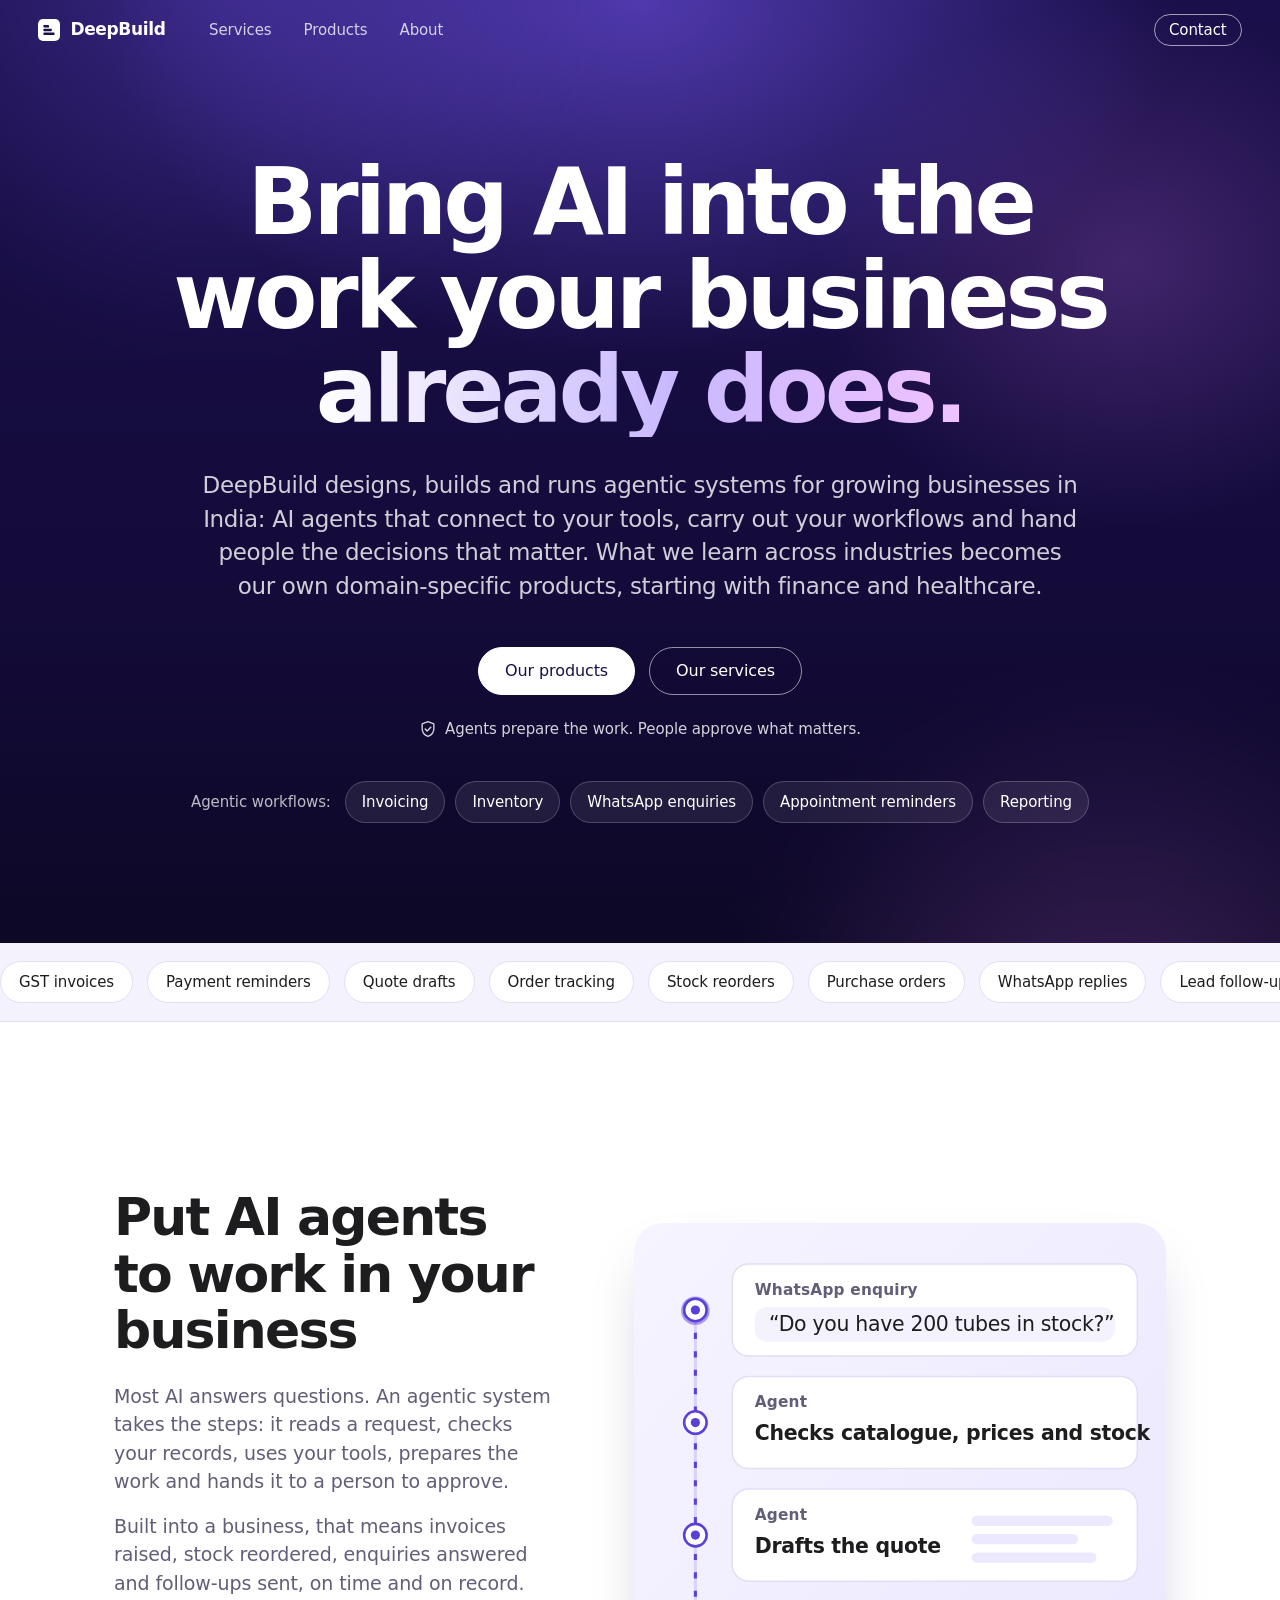
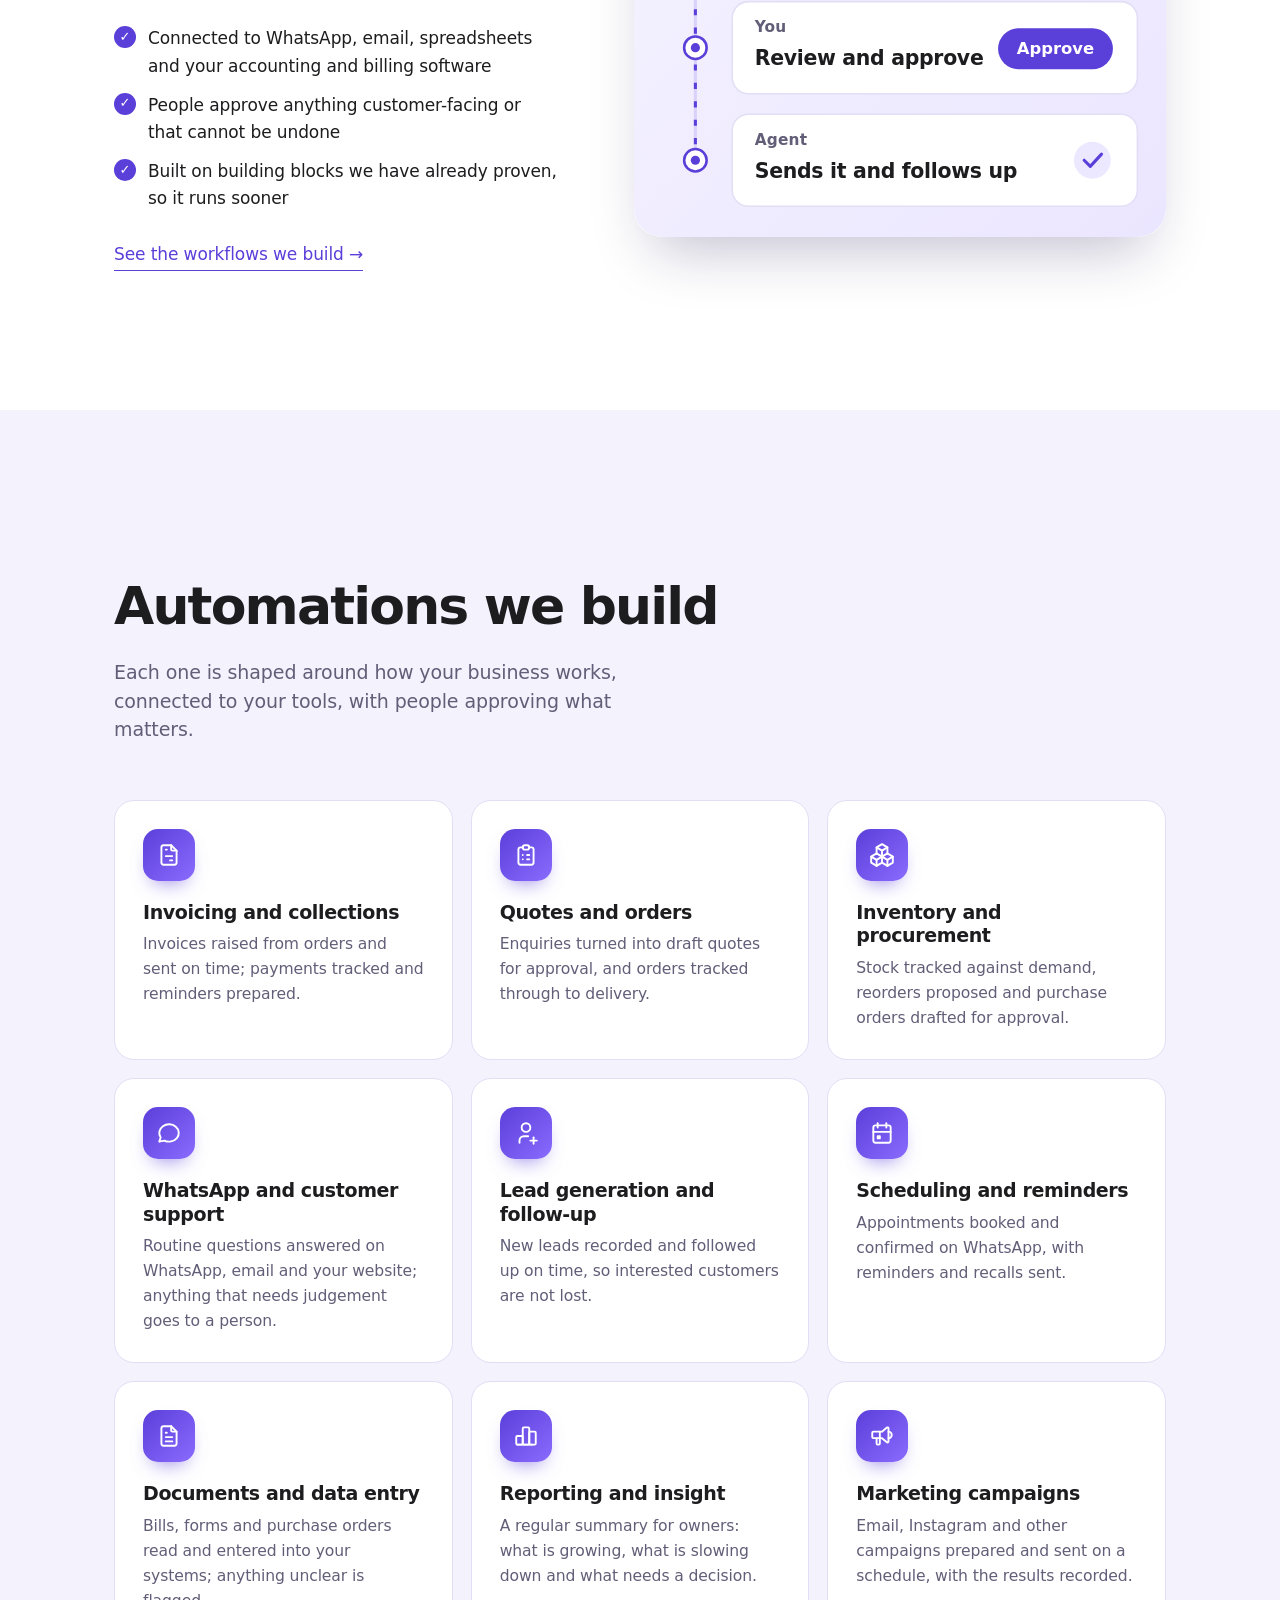
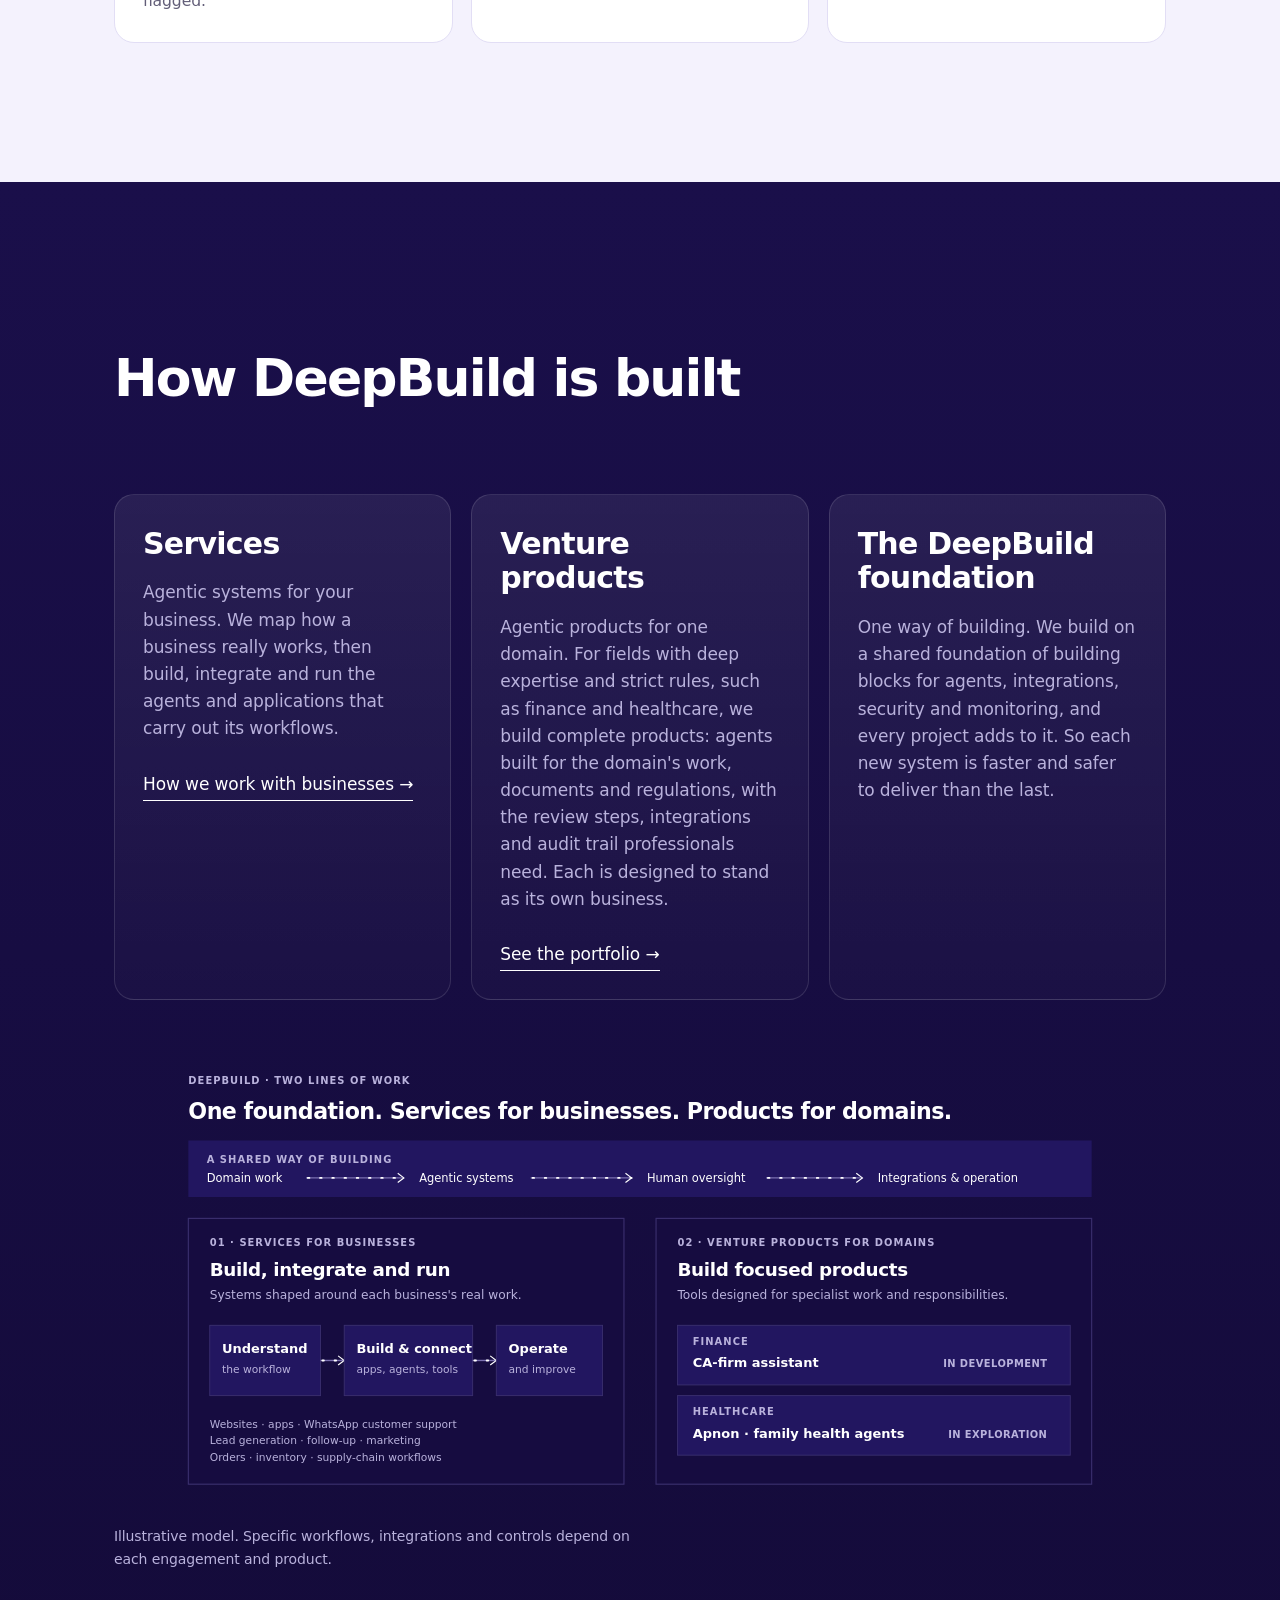
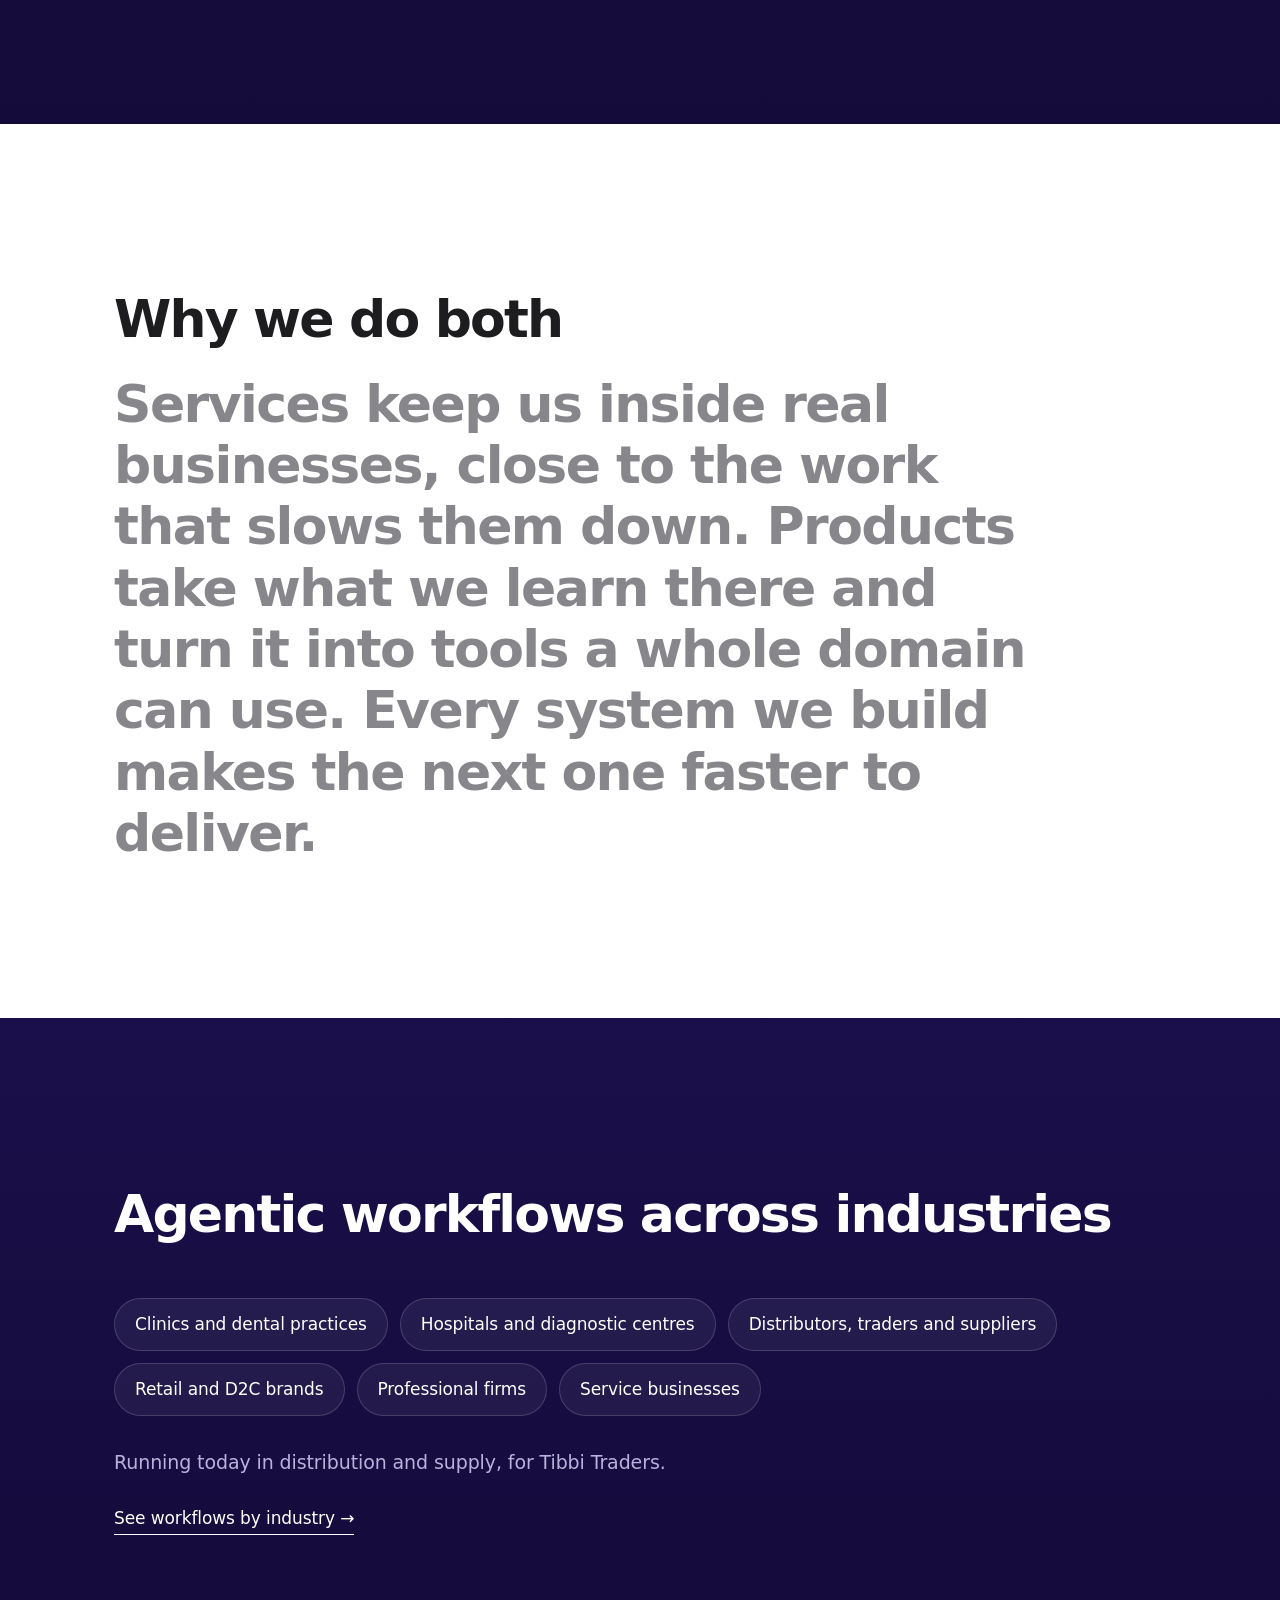
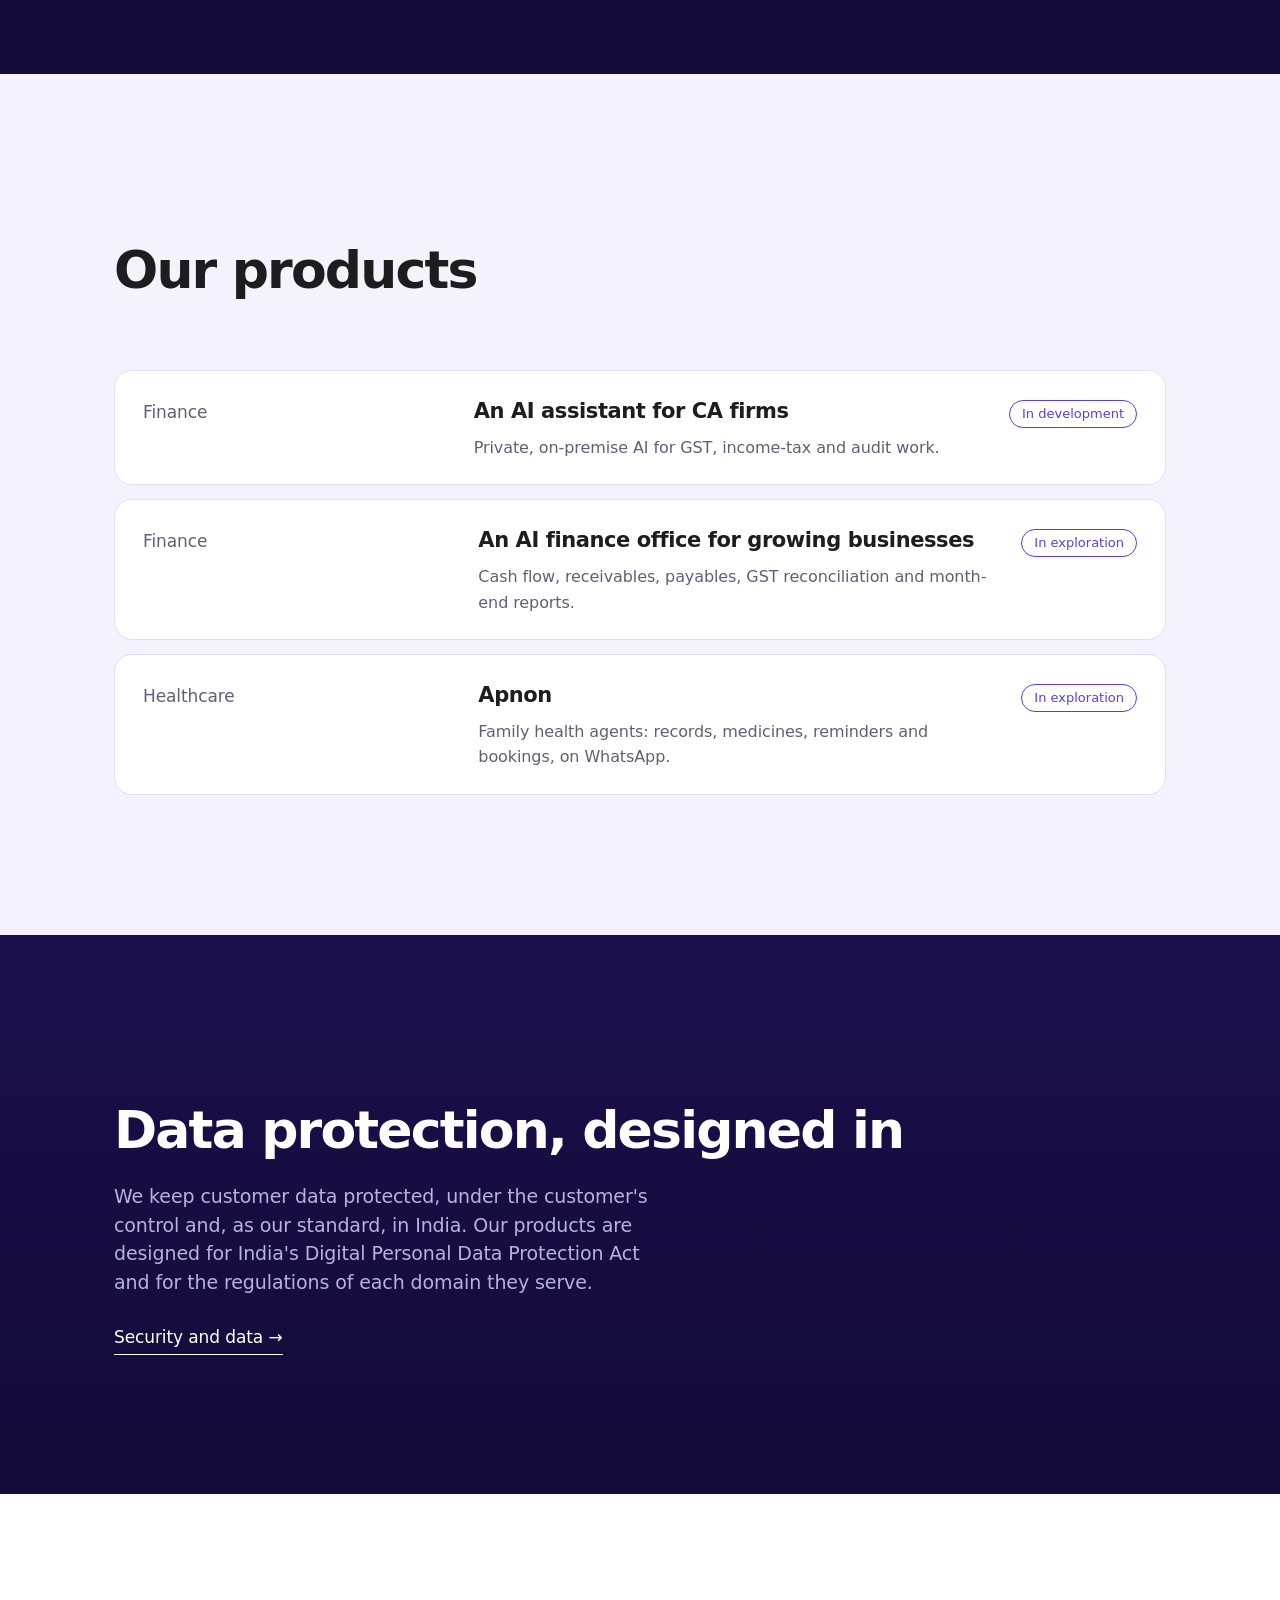
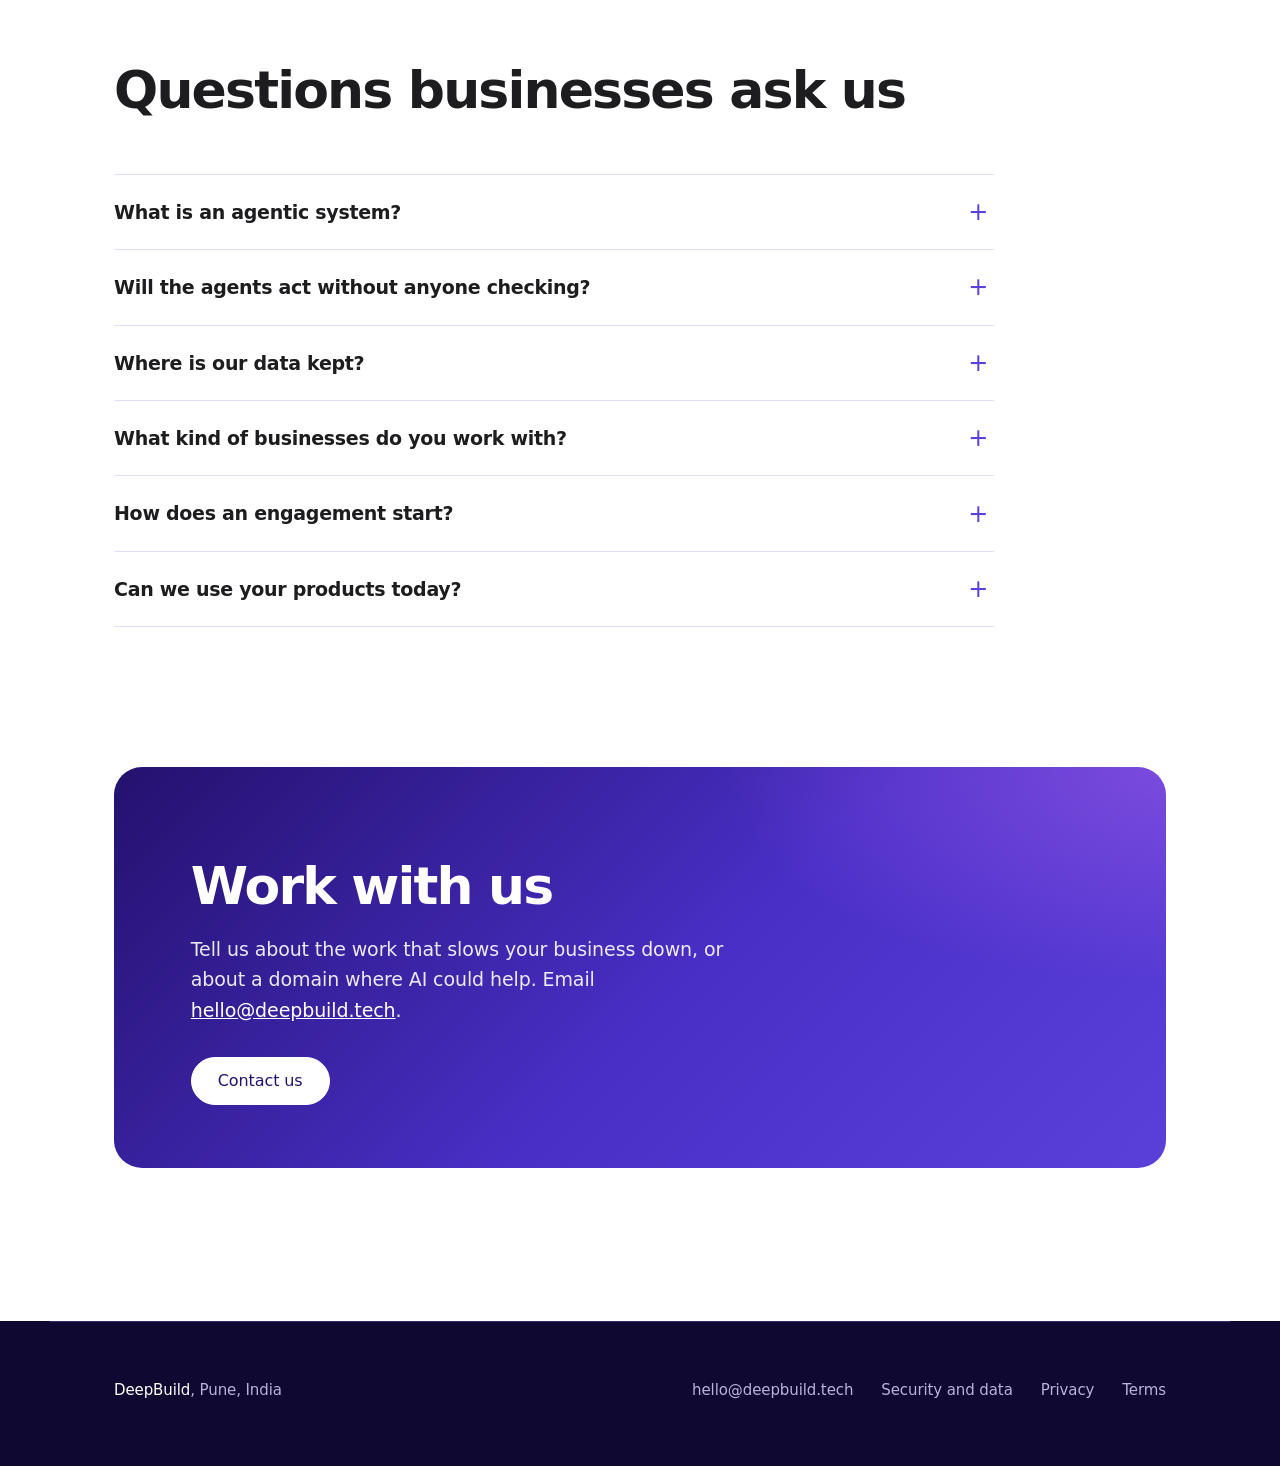
<file: index.html>
<!doctype html>
<html lang="en">
<head>
<meta charset="utf-8">
<meta name="referrer" content="strict-origin-when-cross-origin">
<meta name="viewport" content="width=device-width, initial-scale=1">
<meta http-equiv="Content-Security-Policy" content="default-src 'self'; img-src 'self' data:; style-src 'self'; script-src 'self'; object-src 'none'; base-uri 'self'; form-action 'none'; upgrade-insecure-requests">
<title>DeepBuild | Agentic AI for India's growing businesses</title>
<meta name="description" content="DeepBuild designs, builds and runs agentic AI systems for growing businesses in India, and builds domain-specific agentic products for finance and healthcare.">
<link rel="canonical" href="https://deepbuild.tech/">
<meta property="og:type" content="website">
<meta property="og:site_name" content="DeepBuild">
<meta property="og:locale" content="en_IN">
<meta property="og:title" content="DeepBuild | Agentic AI for India's growing businesses">
<meta property="og:description" content="DeepBuild designs, builds and runs agentic AI systems for growing businesses in India, and builds domain-specific agentic products for finance and healthcare.">
<meta property="og:url" content="https://deepbuild.tech/">
<meta property="og:image" content="https://deepbuild.tech/assets/og-image.png">
<meta property="og:image:width" content="1200">
<meta property="og:image:height" content="630">
<meta property="og:image:alt" content="DeepBuild logo">
<meta name="twitter:card" content="summary_large_image">
<link rel="icon" href="/favicon.svg" type="image/svg+xml">
<link rel="stylesheet" href="/assets/site.css">
<script src="/assets/site.js"></script>
<script type="application/ld+json">
{
  "@context": "https://schema.org",
  "@graph": [
    {
      "@type": "Organization",
      "name": "DeepBuild",
      "url": "https://deepbuild.tech/",
      "logo": {
        "@type": "ImageObject",
        "url": "https://deepbuild.tech/assets/logo-mark-512.png",
        "width": 512,
        "height": 512
      },
      "description": "DeepBuild designs, builds and runs agentic AI systems for growing businesses in India, and builds domain-specific agentic products for finance and healthcare.",
      "email": "hello@deepbuild.tech",
      "address": {
        "@type": "PostalAddress",
        "addressLocality": "Pune",
        "addressCountry": "IN"
      },
      "@id": "https://deepbuild.tech/#organization",
      "alternateName": "DeepBuild.Tech",
      "image": "https://deepbuild.tech/assets/og-image.png",
      "areaServed": {
        "@type": "Country",
        "name": "India"
      }
    },
    {
      "@type": "WebSite",
      "@id": "https://deepbuild.tech/#website",
      "url": "https://deepbuild.tech/",
      "name": "DeepBuild",
      "alternateName": [
        "DeepBuild.Tech",
        "deepbuild.tech"
      ],
      "inLanguage": "en-IN",
      "publisher": {
        "@id": "https://deepbuild.tech/#organization"
      }
    }
  ]
}
</script>
</head>
<body class="home">
<a class="skip" href="#main">Skip to content</a>
<header class="site-header">
  <div class="header-inner">
    <a class="brand" href="/" aria-label="DeepBuild home"><svg class="brand-mark" viewBox="0 0 24 24" aria-hidden="true" focusable="false"><rect width="24" height="24" rx="5.5" fill="#1d1d1f"/><rect x="6" y="6.6" width="6" height="2.6" rx="0.4" fill="#fff"/><rect x="6" y="10.7" width="9" height="2.6" rx="0.4" fill="#fff"/><rect x="6" y="14.8" width="12" height="2.6" rx="0.4" fill="#fff"/></svg><span class="brand-text">DeepBuild</span></a>
    <nav aria-label="Main">
      <ul>
        <li><a href="/services/">Services</a></li>
        <li><a href="/products/">Products</a></li>
        <li><a href="/about/">About</a></li>
        <li><a href="/contact/">Contact</a></li>
      </ul>
    </nav>
  </div>
</header>
<main id="main">
<section class="band hero hero-dark" aria-labelledby="intro">
  <div class="wrap hero-center">
    <h1 id="intro" class="display" data-lines><span class="line"><span>Bring AI into the</span></span><span class="line"><span>work your business</span></span><span class="line"><span class="grad">already does.</span></span></h1>
    <p class="lead fade" data-delay="380">DeepBuild designs, builds and runs agentic systems for growing businesses in India: AI agents that connect to your tools, carry out your workflows and hand people the decisions that matter. What we learn across industries becomes our own domain-specific products, starting with finance and healthcare.</p>
    <p class="actions fade" data-delay="520"><a class="button primary" href="/products/">Our products</a> <a class="button" href="/services/">Our services</a></p>
    <p class="hero-note fade" data-delay="600"><svg class="note-icon" viewBox="0 0 20 20" aria-hidden="true" focusable="false"><path d="M10 1.8 3.5 4.3v5.1c0 4 2.7 7.4 6.5 8.8 3.8-1.4 6.5-4.8 6.5-8.8V4.3L10 1.8Z" fill="none" stroke="currentColor" stroke-width="1.5" stroke-linejoin="round"/><path d="m6.9 10.1 2.2 2.2 4-4.3" fill="none" stroke="currentColor" stroke-width="1.6" stroke-linecap="round" stroke-linejoin="round"/></svg>Agents prepare the work. People approve what matters.</p>
    <nav class="chips fade" data-delay="680" aria-label="Agentic workflows">
      <span class="chips-label">Agentic workflows:</span>
      <a href="/services/#outcomes">Invoicing</a>
      <a href="/services/#outcomes">Inventory</a>
      <a href="/services/#outcomes">WhatsApp enquiries</a>
      <a href="/services/#outcomes">Appointment reminders</a>
      <a href="/services/#outcomes">Reporting</a>
    </nav>
  </div>
</section>

<div class="ticker">
  <ul class="ticker-track"><li>GST invoices</li><li>Payment reminders</li><li>Quote drafts</li><li>Order tracking</li><li>Stock reorders</li><li>Purchase orders</li><li>WhatsApp replies</li><li>Lead follow-ups</li><li>Appointment reminders</li><li>Document entry</li><li>Weekly reports</li><li>Campaign scheduling</li></ul>
  <ul class="ticker-track" aria-hidden="true"><li>GST invoices</li><li>Payment reminders</li><li>Quote drafts</li><li>Order tracking</li><li>Stock reorders</li><li>Purchase orders</li><li>WhatsApp replies</li><li>Lead follow-ups</li><li>Appointment reminders</li><li>Document entry</li><li>Weekly reports</li><li>Campaign scheduling</li></ul>
</div>

<section class="band band-light" aria-labelledby="doing">
  <div class="wrap auto-split">
    <div class="auto-copy">
      <h2 id="doing" class="h2 line" data-reveal><span>Put AI agents to work in your business</span></h2>
      <p class="section-intro fade">Most AI answers questions. An agentic system takes the steps: it reads a request, checks your records, uses your tools, prepares the work and hands it to a person to approve.</p>
      <p class="section-intro fade">Built into a business, that means invoices raised, stock reordered, enquiries answered and follow-ups sent, on time and on record.</p>
      <ul class="auto-points fade">
        <li>Connected to WhatsApp, email, spreadsheets and your accounting and billing software</li>
        <li>People approve anything customer-facing or that cannot be undone</li>
        <li>Built on building blocks we have already proven, so it runs sooner</li>
      </ul>
      <a class="more fade" href="/services/#outcomes">See the workflows we build</a>
    </div>
    <figure class="auto-visual fade">
      <img src="/assets/automation-flow.svg" width="520" height="600" alt="Example agentic workflow: a WhatsApp enquiry arrives, an agent checks the catalogue, prices and stock, drafts the quote, a person reviews and approves it, and the agent sends it and follows up.">
    </figure>
  </div>
</section>

<section class="band band-mist" aria-labelledby="automations">
  <div class="wrap">
    <h2 id="automations" class="h2 line" data-reveal><span>Automations we build</span></h2>
    <p class="section-intro fade">Each one is shaped around how your business works, connected to your tools, with people approving what matters.</p>
    <ul class="auto-grid">
      <li class="fade"><a class="auto-card" href="/services/#outcomes"><span class="auto-icon"><svg viewBox="0 0 24 24" fill="none" stroke="currentColor" stroke-width="1.75" stroke-linecap="round" stroke-linejoin="round" aria-hidden="true" focusable="false"><path stroke="none" d="M0 0h24v24H0z" fill="none" /> <path d="M14 3v4a1 1 0 0 0 1 1h4" /> <path d="M17 21h-10a2 2 0 0 1 -2 -2v-14a2 2 0 0 1 2 -2h7l5 5v11a2 2 0 0 1 -2 2" /> <path d="M9 7l1 0" /> <path d="M9 13l6 0" /> <path d="M13 17l2 0" /></svg></span><h3>Invoicing and collections</h3><p>Invoices raised from orders and sent on time; payments tracked and reminders prepared.</p></a></li>
      <li class="fade"><a class="auto-card" href="/services/#outcomes"><span class="auto-icon"><svg viewBox="0 0 24 24" fill="none" stroke="currentColor" stroke-width="1.75" stroke-linecap="round" stroke-linejoin="round" aria-hidden="true" focusable="false"><path stroke="none" d="M0 0h24v24H0z" fill="none" /> <path d="M9 5h-2a2 2 0 0 0 -2 2v12a2 2 0 0 0 2 2h10a2 2 0 0 0 2 -2v-12a2 2 0 0 0 -2 -2h-2" /> <path d="M9 5a2 2 0 0 1 2 -2h2a2 2 0 0 1 2 2a2 2 0 0 1 -2 2h-2a2 2 0 0 1 -2 -2" /> <path d="M9 12l.01 0" /> <path d="M13 12l2 0" /> <path d="M9 16l.01 0" /> <path d="M13 16l2 0" /></svg></span><h3>Quotes and orders</h3><p>Enquiries turned into draft quotes for approval, and orders tracked through to delivery.</p></a></li>
      <li class="fade"><a class="auto-card" href="/services/#outcomes"><span class="auto-icon"><svg viewBox="0 0 24 24" fill="none" stroke="currentColor" stroke-width="1.75" stroke-linecap="round" stroke-linejoin="round" aria-hidden="true" focusable="false"><path stroke="none" d="M0 0h24v24H0z" fill="none" /> <path d="M7 16.5l-5 -3l5 -3l5 3v5.5l-5 3l0 -5.5" /> <path d="M2 13.5v5.5l5 3" /> <path d="M7 16.545l5 -3.03" /> <path d="M17 16.5l-5 -3l5 -3l5 3v5.5l-5 3l0 -5.5" /> <path d="M12 19l5 3" /> <path d="M17 16.5l5 -3" /> <path d="M12 13.5v-5.5l-5 -3l5 -3l5 3v5.5" /> <path d="M7 5.03v5.455" /> <path d="M12 8l5 -3" /></svg></span><h3>Inventory and procurement</h3><p>Stock tracked against demand, reorders proposed and purchase orders drafted for approval.</p></a></li>
      <li class="fade"><a class="auto-card" href="/services/#outcomes"><span class="auto-icon"><svg viewBox="0 0 24 24" fill="none" stroke="currentColor" stroke-width="1.75" stroke-linecap="round" stroke-linejoin="round" aria-hidden="true" focusable="false"><path stroke="none" d="M0 0h24v24H0z" fill="none" /> <path d="M3 20l1.3 -3.9c-2.324 -3.437 -1.426 -7.872 2.1 -10.374c3.526 -2.501 8.59 -2.296 11.845 .48c3.255 2.777 3.695 7.266 1.029 10.501c-2.666 3.235 -7.615 4.215 -11.574 2.293l-4.7 1" /></svg></span><h3>WhatsApp and customer support</h3><p>Routine questions answered on WhatsApp, email and your website; anything that needs judgement goes to a person.</p></a></li>
      <li class="fade"><a class="auto-card" href="/services/#outcomes"><span class="auto-icon"><svg viewBox="0 0 24 24" fill="none" stroke="currentColor" stroke-width="1.75" stroke-linecap="round" stroke-linejoin="round" aria-hidden="true" focusable="false"><path stroke="none" d="M0 0h24v24H0z" fill="none" /> <path d="M8 7a4 4 0 1 0 8 0a4 4 0 0 0 -8 0" /> <path d="M16 19h6" /> <path d="M19 16v6" /> <path d="M6 21v-2a4 4 0 0 1 4 -4h4" /></svg></span><h3>Lead generation and follow-up</h3><p>New leads recorded and followed up on time, so interested customers are not lost.</p></a></li>
      <li class="fade"><a class="auto-card" href="/services/#outcomes"><span class="auto-icon"><svg viewBox="0 0 24 24" fill="none" stroke="currentColor" stroke-width="1.75" stroke-linecap="round" stroke-linejoin="round" aria-hidden="true" focusable="false"><path stroke="none" d="M0 0h24v24H0z" fill="none" /> <path d="M4 7a2 2 0 0 1 2 -2h12a2 2 0 0 1 2 2v12a2 2 0 0 1 -2 2h-12a2 2 0 0 1 -2 -2l0 -12" /> <path d="M16 3l0 4" /> <path d="M8 3l0 4" /> <path d="M4 11l16 0" /> <path d="M8 15h2v2h-2l0 -2" /></svg></span><h3>Scheduling and reminders</h3><p>Appointments booked and confirmed on WhatsApp, with reminders and recalls sent.</p></a></li>
      <li class="fade"><a class="auto-card" href="/services/#outcomes"><span class="auto-icon"><svg viewBox="0 0 24 24" fill="none" stroke="currentColor" stroke-width="1.75" stroke-linecap="round" stroke-linejoin="round" aria-hidden="true" focusable="false"><path stroke="none" d="M0 0h24v24H0z" fill="none" /> <path d="M14 3v4a1 1 0 0 0 1 1h4" /> <path d="M17 21h-10a2 2 0 0 1 -2 -2v-14a2 2 0 0 1 2 -2h7l5 5v11a2 2 0 0 1 -2 2" /> <path d="M9 9l1 0" /> <path d="M9 13l6 0" /> <path d="M9 17l6 0" /></svg></span><h3>Documents and data entry</h3><p>Bills, forms and purchase orders read and entered into your systems; anything unclear is flagged.</p></a></li>
      <li class="fade"><a class="auto-card" href="/services/#outcomes"><span class="auto-icon"><svg viewBox="0 0 24 24" fill="none" stroke="currentColor" stroke-width="1.75" stroke-linecap="round" stroke-linejoin="round" aria-hidden="true" focusable="false"><path stroke="none" d="M0 0h24v24H0z" fill="none" /> <path d="M3 13a1 1 0 0 1 1 -1h4a1 1 0 0 1 1 1v6a1 1 0 0 1 -1 1h-4a1 1 0 0 1 -1 -1l0 -6" /> <path d="M15 9a1 1 0 0 1 1 -1h4a1 1 0 0 1 1 1v10a1 1 0 0 1 -1 1h-4a1 1 0 0 1 -1 -1l0 -10" /> <path d="M9 5a1 1 0 0 1 1 -1h4a1 1 0 0 1 1 1v14a1 1 0 0 1 -1 1h-4a1 1 0 0 1 -1 -1l0 -14" /> <path d="M4 20h14" /></svg></span><h3>Reporting and insight</h3><p>A regular summary for owners: what is growing, what is slowing down and what needs a decision.</p></a></li>
      <li class="fade"><a class="auto-card" href="/services/#outcomes"><span class="auto-icon"><svg viewBox="0 0 24 24" fill="none" stroke="currentColor" stroke-width="1.75" stroke-linecap="round" stroke-linejoin="round" aria-hidden="true" focusable="false"><path stroke="none" d="M0 0h24v24H0z" fill="none" /> <path d="M18 8a3 3 0 0 1 0 6" /> <path d="M10 8v11a1 1 0 0 1 -1 1h-1a1 1 0 0 1 -1 -1v-5" /> <path d="M12 8l4.524 -3.77a.9 .9 0 0 1 1.476 .692v12.156a.9 .9 0 0 1 -1.476 .692l-4.524 -3.77h-8a1 1 0 0 1 -1 -1v-4a1 1 0 0 1 1 -1h8" /></svg></span><h3>Marketing campaigns</h3><p>Email, Instagram and other campaigns prepared and sent on a schedule, with the results recorded.</p></a></li>
    </ul>
  </div>
</section>

<section class="band band-dark" aria-labelledby="work">
  <div class="wrap">
    <h2 id="work" class="h2 work-head line" data-reveal><span>How DeepBuild is built</span></h2>
    <div class="work work-3 work-cards">
      <article class="fade">
        <h3 class="h3">Services</h3>
        <p>Agentic systems for your business. We map how a business really works, then build, integrate and run the agents and applications that carry out its workflows.</p>
        <a class="more" href="/services/">How we work with businesses</a>
      </article>
      <article class="fade" data-delay="120">
        <h3 class="h3">Venture products</h3>
        <p>Agentic products for one domain. For fields with deep expertise and strict rules, such as finance and healthcare, we build complete products: agents built for the domain's work, documents and regulations, with the review steps, integrations and audit trail professionals need. Each is designed to stand as its own business.</p>
        <a class="more" href="/products/">See the portfolio</a>
      </article>
      <article class="fade" data-delay="240">
        <h3 class="h3">The DeepBuild foundation</h3>
        <p>One way of building. We build on a shared foundation of building blocks for agents, integrations, security and monitoring, and every project adds to it. So each new system is faster and safer to deliver than the last.</p>
      </article>
    </div>
    <figure class="diagram">
      <img class="diagram-img" src="/assets/agentic-workflow.svg" width="1230" height="580" alt="DeepBuild's two lines of work: services for businesses, including websites, applications, WhatsApp customer support, lead generation, marketing, orders and supply-chain workflows; and venture products for domains, including a CA-firm assistant in development and Apnon, family health agents, in exploration.">
      <div class="diagram-stack">
        <div class="ds-shared">
          <p class="ds-label">A shared way of building</p>
          <ol class="ds-chain">
            <li>Domain work</li>
            <li>Agentic systems</li>
            <li>Human oversight</li>
            <li>Integrations &amp; operation</li>
          </ol>
        </div>
        <div class="ds-card">
          <p class="ds-label">Services for businesses</p>
          <p class="ds-heading">Build, integrate and run</p>
          <p class="ds-body">Systems shaped around each business's real work.</p>
          <ol class="ds-steps">
            <li><strong>Understand</strong> the workflow</li>
            <li><strong>Build &amp; connect</strong> apps, agents, tools</li>
            <li><strong>Operate</strong> and improve</li>
          </ol>
          <p class="ds-small">Customer support, WhatsApp automation, websites and apps, lead generation and marketing, plus order and supply-chain workflows. Each engagement is shaped around the client's needs.</p>
        </div>
        <div class="ds-card">
          <p class="ds-label">Venture products for domains</p>
          <p class="ds-heading">Build focused products</p>
          <p class="ds-body">Tools designed for specialist work and responsibilities.</p>
          <ul class="ds-products">
            <li><span class="ds-domain">Finance</span><strong>CA-firm assistant</strong><span class="status">In development</span></li>
            <li><span class="ds-domain">Healthcare</span><strong>Apnon, family health agents</strong><span class="status">In exploration</span></li>
          </ul>
        </div>
      </div>
      <figcaption>Illustrative model. Specific workflows, integrations and controls depend on each engagement and product.</figcaption>
    </figure>
  </div>
</section>

<section class="band band-light" aria-labelledby="why">
  <div class="wrap">
    <h2 id="why" class="h2 line" data-reveal><span>Why we do both</span></h2>
    <p class="statement">Services keep us inside real businesses, close to the work that slows them down. Products take what we learn there and turn it into tools a whole domain can use. Every system we build makes the next one faster to deliver.</p>
  </div>
</section>

<section class="band band-dark" aria-labelledby="industries-home">
  <div class="wrap">
    <h2 id="industries-home" class="h2 line" data-reveal><span>Agentic workflows across industries</span></h2>
    <ul class="pills fade">
      <li>Clinics and dental practices</li>
      <li>Hospitals and diagnostic centres</li>
      <li>Distributors, traders and suppliers</li>
      <li>Retail and D2C brands</li>
      <li>Professional firms</li>
      <li>Service businesses</li>
    </ul>
    <p class="section-intro fade">Running today in distribution and supply, for Tibbi Traders.</p>
    <a class="more fade" href="/services/#industries">See workflows by industry</a>
  </div>
</section>

<section class="band band-mist" aria-labelledby="portfolio">
  <div class="wrap">
    <h2 id="portfolio" class="h2 line" data-reveal><span>Our products</span></h2>
    <div class="rows rows-cards fade">
      <a href="/products/#ca-firms"><span class="row-domain">Finance</span><span class="row-name">An AI assistant for CA firms<span>Private, on-premise AI for GST, income-tax and audit work.</span></span><span class="status">In development</span></a>
      <a href="/products/#finance-office"><span class="row-domain">Finance</span><span class="row-name">An AI finance office for growing businesses<span>Cash flow, receivables, payables, GST reconciliation and month-end reports.</span></span><span class="status">In exploration</span></a>
      <a href="/products/#family-health"><span class="row-domain">Healthcare</span><span class="row-name">Apnon<span>Family health agents: records, medicines, reminders and bookings, on WhatsApp.</span></span><span class="status">In exploration</span></a>
    </div>
  </div>
</section>

<section class="band band-dark" aria-labelledby="data">
  <div class="wrap">
    <h2 id="data" class="h2 line" data-reveal><span>Data protection, designed in</span></h2>
    <p class="section-intro fade">We keep customer data protected, under the customer's control and, as our standard, in India. Our products are designed for India's Digital Personal Data Protection Act and for the regulations of each domain they serve.</p>
    <a class="more fade" href="/security/">Security and data</a>
  </div>
</section>

<section class="band band-light" aria-labelledby="faq">
  <div class="wrap">
    <h2 id="faq" class="h2 line" data-reveal><span>Questions businesses ask us</span></h2>
    <div class="faq fade">
      <details>
        <summary>What is an agentic system?</summary>
        <p>AI agents connected to your tools that carry out the steps of a workflow: they read a request, check your records, use your tools, prepare the work and hand it to a person to approve.</p>
      </details>
      <details>
        <summary>Will the agents act without anyone checking?</summary>
        <p>No. Agents prepare, track and flag. A person approves anything that is customer-facing or cannot be undone.</p>
      </details>
      <details>
        <summary>Where is our data kept?</summary>
        <p>Each client's systems and data are kept separate from every other client's, and our standard is to keep Indian clients' data in cloud regions in India.</p>
      </details>
      <details>
        <summary>What kind of businesses do you work with?</summary>
        <p>Growing businesses in India's tier-1 and tier-2 cities, in any industry where work runs on repeated steps: clinics and hospitals, distributors and suppliers, retailers, professional firms and service businesses.</p>
      </details>
      <details>
        <summary>How does an engagement start?</summary>
        <p>We map how the work is done today and where time and customers are lost, then build the smallest system that removes the work, connected to the tools you already use.</p>
      </details>
      <details>
        <summary>Can we use your products today?</summary>
        <p>Not yet. The AI assistant for CA firms is in development; the AI finance office and Apnon are in exploration. Email hello@deepbuild.tech if you would like to help shape them.</p>
      </details>
    </div>
  </div>
</section>

<section class="band band-light cta-band" aria-labelledby="contact-cta">
  <div class="wrap">
    <div class="cta-panel">
      <h2 id="contact-cta" class="h2 line" data-reveal><span>Work with us</span></h2>
      <p class="fade">Tell us about the work that slows your business down, or about a domain where AI could help. Email <a href="mailto:hello@deepbuild.tech">hello@deepbuild.tech</a>.</p>
      <p class="actions fade"><a class="button primary" href="/contact/">Contact us</a></p>
    </div>
  </div>
</section>
</main>
<footer class="site-footer">
  <div class="footer-inner">
    <p><span class="footer-brand">DeepBuild</span>, Pune, India</p>
    <ul>
      <li><a href="mailto:hello@deepbuild.tech">hello@deepbuild.tech</a></li>
      <li><a href="/security/">Security and data</a></li>
      <li><a href="/privacy/">Privacy</a></li>
      <li><a href="/terms/">Terms</a></li>
    </ul>
  </div>
</footer>
</body>
</html>
</file>
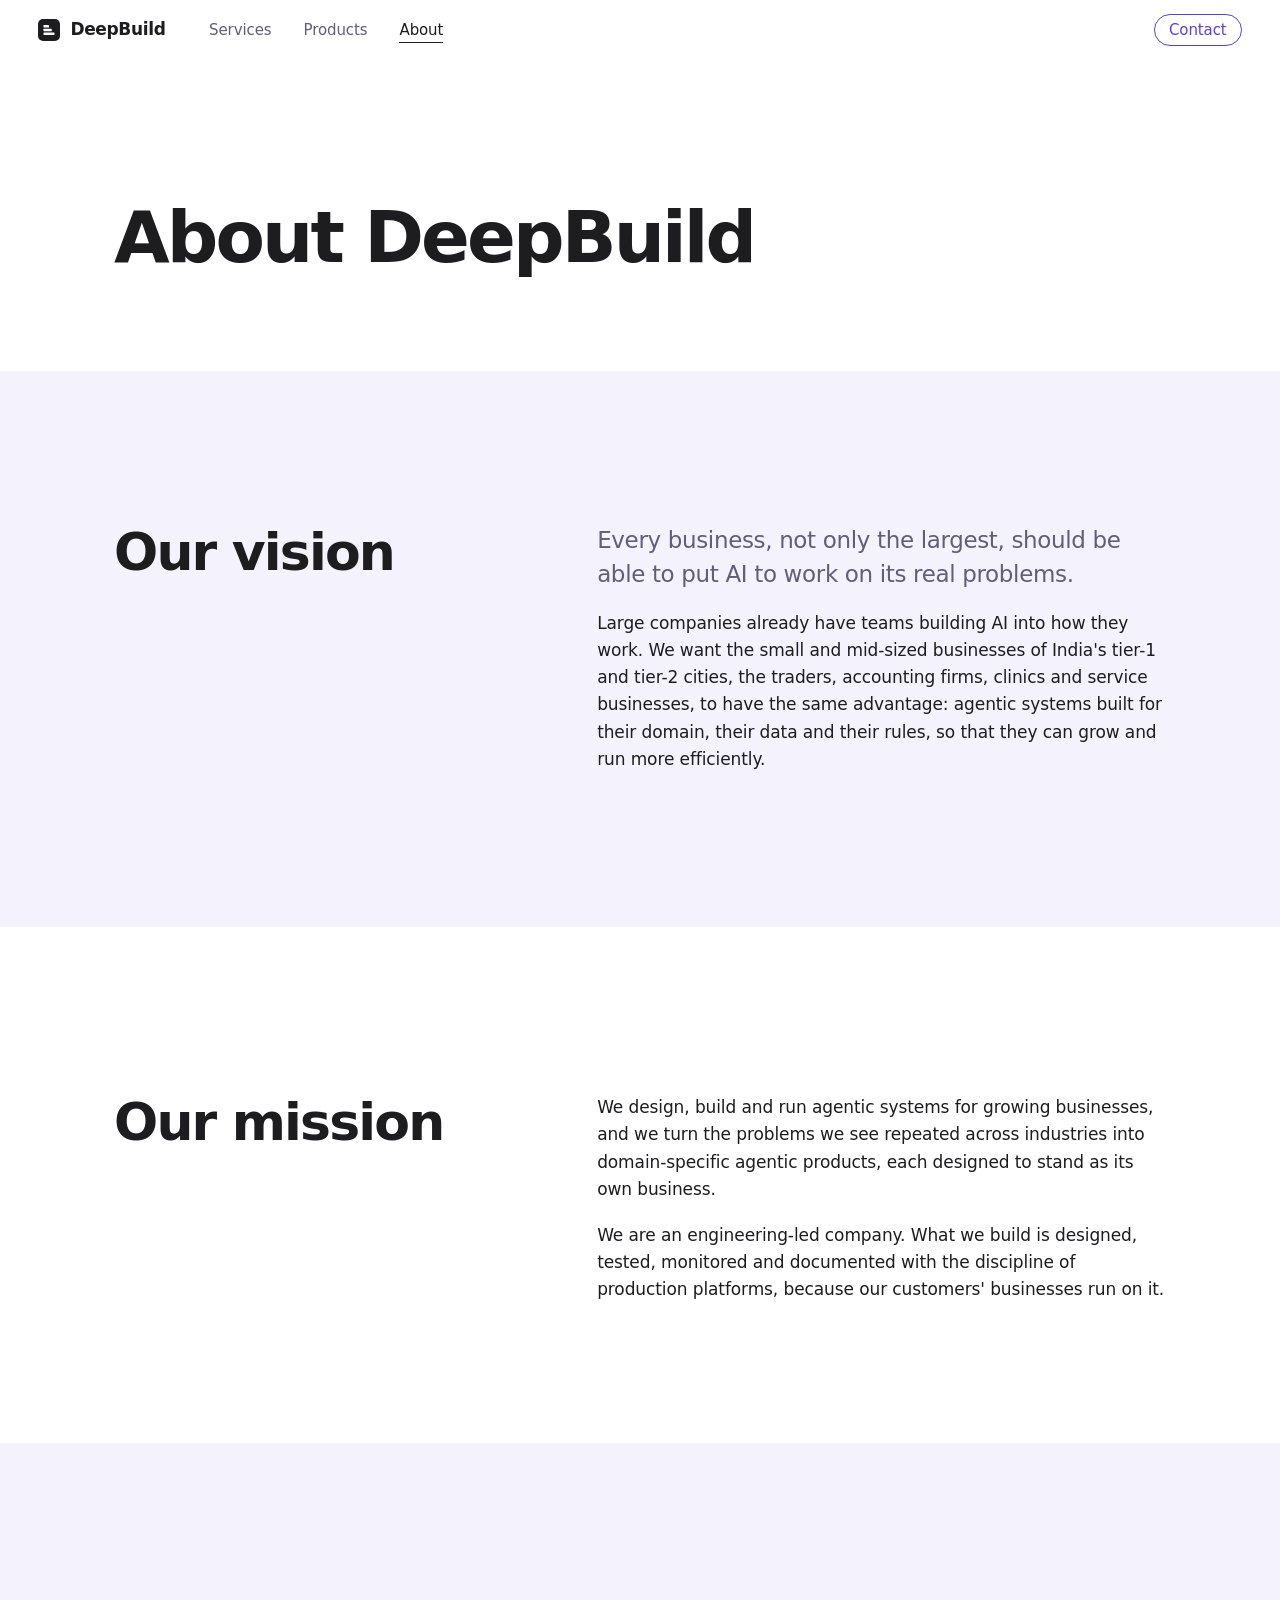
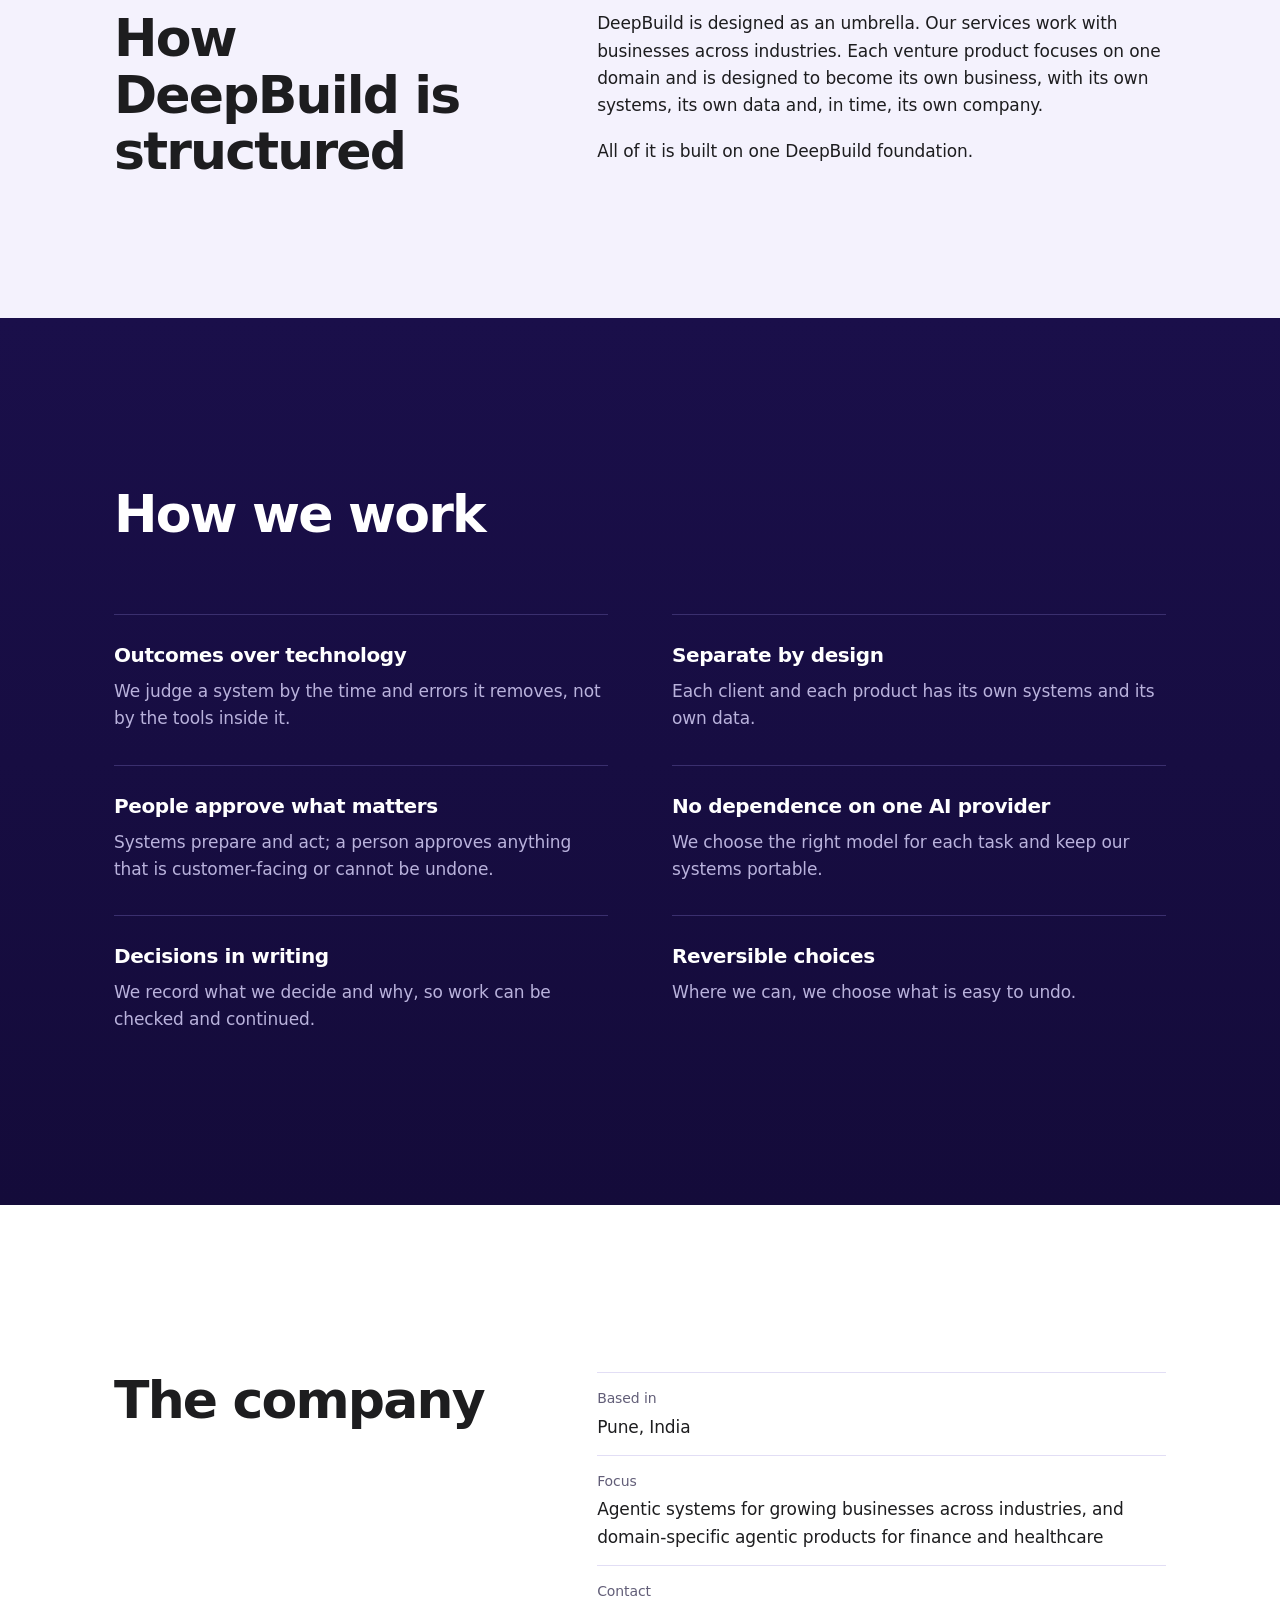
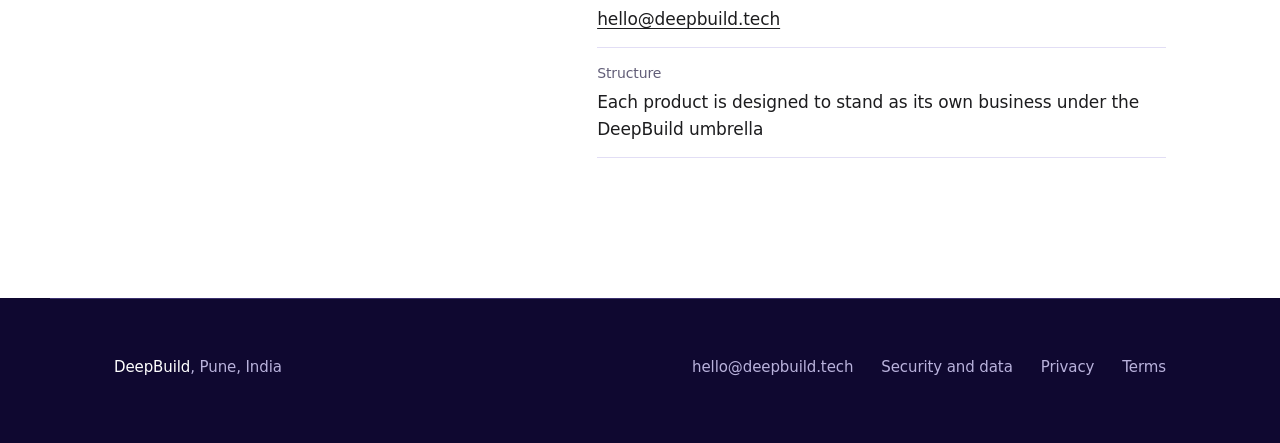
<file: about/index.html>
<!doctype html>
<html lang="en">
<head>
<meta charset="utf-8">
<meta name="referrer" content="strict-origin-when-cross-origin">
<meta name="viewport" content="width=device-width, initial-scale=1">
<meta http-equiv="Content-Security-Policy" content="default-src 'self'; img-src 'self' data:; style-src 'self'; script-src 'self'; object-src 'none'; base-uri 'self'; form-action 'none'; upgrade-insecure-requests">
<title>About DeepBuild | Agentic AI company in Pune, India</title>
<meta name="description" content="DeepBuild is an engineering-led AI company in Pune, India, bringing agentic AI to small and mid-sized businesses and to domains such as finance and healthcare.">
<link rel="canonical" href="https://deepbuild.tech/about/">
<meta property="og:type" content="website">
<meta property="og:site_name" content="DeepBuild">
<meta property="og:locale" content="en_IN">
<meta property="og:title" content="About DeepBuild | Agentic AI company in Pune, India">
<meta property="og:description" content="DeepBuild is an engineering-led AI company in Pune, India, bringing agentic AI to small and mid-sized businesses and to domains such as finance and healthcare.">
<meta property="og:url" content="https://deepbuild.tech/about/">
<meta property="og:image" content="https://deepbuild.tech/assets/og-image.png">
<meta property="og:image:width" content="1200">
<meta property="og:image:height" content="630">
<meta property="og:image:alt" content="DeepBuild logo">
<meta name="twitter:card" content="summary_large_image">
<link rel="icon" href="/favicon.svg" type="image/svg+xml">
<link rel="stylesheet" href="/assets/site.css">
<script src="/assets/site.js"></script>
<script type="application/ld+json">
{
  "@context": "https://schema.org",
  "@type": "BreadcrumbList",
  "itemListElement": [
    {
      "@type": "ListItem",
      "position": 1,
      "name": "DeepBuild",
      "item": "https://deepbuild.tech/"
    },
    {
      "@type": "ListItem",
      "position": 2,
      "name": "About",
      "item": "https://deepbuild.tech/about/"
    }
  ]
}
</script>
</head>
<body>
<a class="skip" href="#main">Skip to content</a>
<header class="site-header">
  <div class="header-inner">
    <a class="brand" href="/" aria-label="DeepBuild home"><svg class="brand-mark" viewBox="0 0 24 24" aria-hidden="true" focusable="false"><rect width="24" height="24" rx="5.5" fill="#1d1d1f"/><rect x="6" y="6.6" width="6" height="2.6" rx="0.4" fill="#fff"/><rect x="6" y="10.7" width="9" height="2.6" rx="0.4" fill="#fff"/><rect x="6" y="14.8" width="12" height="2.6" rx="0.4" fill="#fff"/></svg><span class="brand-text">DeepBuild</span></a>
    <nav aria-label="Main">
      <ul>
        <li><a href="/services/">Services</a></li>
        <li><a href="/products/">Products</a></li>
        <li><a href="/about/" aria-current="page">About</a></li>
        <li><a href="/contact/">Contact</a></li>
      </ul>
    </nav>
  </div>
</header>
<main id="main">
<section class="band-light page-head">
  <div class="wrap">
    <h1 class="title" data-lines><span class="line"><span>About DeepBuild</span></span></h1>
  </div>
</section>
<section class="band band-mist" aria-labelledby="vision">
  <div class="wrap split">
    <h2 id="vision" class="h2 line" data-reveal><span>Our vision</span></h2>
    <div class="prose fade">
      <p class="lead">Every business, not only the largest, should be able to put AI to work on its real problems.</p>
      <p>Large companies already have teams building AI into how they work. We want the small and mid-sized businesses of India's tier-1 and tier-2 cities, the traders, accounting firms, clinics and service businesses, to have the same advantage: agentic systems built for their domain, their data and their rules, so that they can grow and run more efficiently.</p>
    </div>
  </div>
</section>
<section class="band band-light" aria-labelledby="mission">
  <div class="wrap split">
    <h2 id="mission" class="h2 line" data-reveal><span>Our mission</span></h2>
    <div class="prose fade">
      <p>We design, build and run agentic systems for growing businesses, and we turn the problems we see repeated across industries into domain-specific agentic products, each designed to stand as its own business.</p>
      <p>We are an engineering-led company. What we build is designed, tested, monitored and documented with the discipline of production platforms, because our customers' businesses run on it.</p>
    </div>
  </div>
</section>
<section class="band band-mist" aria-labelledby="structure">
  <div class="wrap split">
    <h2 id="structure" class="h2 line" data-reveal><span>How DeepBuild is structured</span></h2>
    <div class="prose fade">
      <p>DeepBuild is designed as an umbrella. Our services work with businesses across industries. Each venture product focuses on one domain and is designed to become its own business, with its own systems, its own data and, in time, its own company.</p>
      <p>All of it is built on one DeepBuild foundation.</p>
    </div>
  </div>
</section>
<section class="band band-dark" aria-labelledby="principles">
  <div class="wrap">
    <h2 id="principles" class="h2 line" data-reveal><span>How we work</span></h2>
    <ul class="points">
      <li class="fade"><h3>Outcomes over technology</h3><p>We judge a system by the time and errors it removes, not by the tools inside it.</p></li>
      <li class="fade"><h3>Separate by design</h3><p>Each client and each product has its own systems and its own data.</p></li>
      <li class="fade"><h3>People approve what matters</h3><p>Systems prepare and act; a person approves anything that is customer-facing or cannot be undone.</p></li>
      <li class="fade"><h3>No dependence on one AI provider</h3><p>We choose the right model for each task and keep our systems portable.</p></li>
      <li class="fade"><h3>Decisions in writing</h3><p>We record what we decide and why, so work can be checked and continued.</p></li>
      <li class="fade"><h3>Reversible choices</h3><p>Where we can, we choose what is easy to undo.</p></li>
    </ul>
  </div>
</section>
<section class="band band-light" aria-labelledby="facts">
  <div class="wrap split">
    <h2 id="facts" class="h2 line" data-reveal><span>The company</span></h2>
    <div class="prose fade">
      <dl class="facts">
        <div><dt>Based in</dt><dd>Pune, India</dd></div>
        <div><dt>Focus</dt><dd>Agentic systems for growing businesses across industries, and domain-specific agentic products for finance and healthcare</dd></div>
        <div><dt>Contact</dt><dd><a href="mailto:hello@deepbuild.tech">hello@deepbuild.tech</a></dd></div>
        <div><dt>Structure</dt><dd>Each product is designed to stand as its own business under the DeepBuild umbrella</dd></div>
      </dl>
    </div>
  </div>
</section>
</main>
<footer class="site-footer">
  <div class="footer-inner">
    <p><span class="footer-brand">DeepBuild</span>, Pune, India</p>
    <ul>
      <li><a href="mailto:hello@deepbuild.tech">hello@deepbuild.tech</a></li>
      <li><a href="/security/">Security and data</a></li>
      <li><a href="/privacy/">Privacy</a></li>
      <li><a href="/terms/">Terms</a></li>
    </ul>
  </div>
</footer>
</body>
</html>
</file>
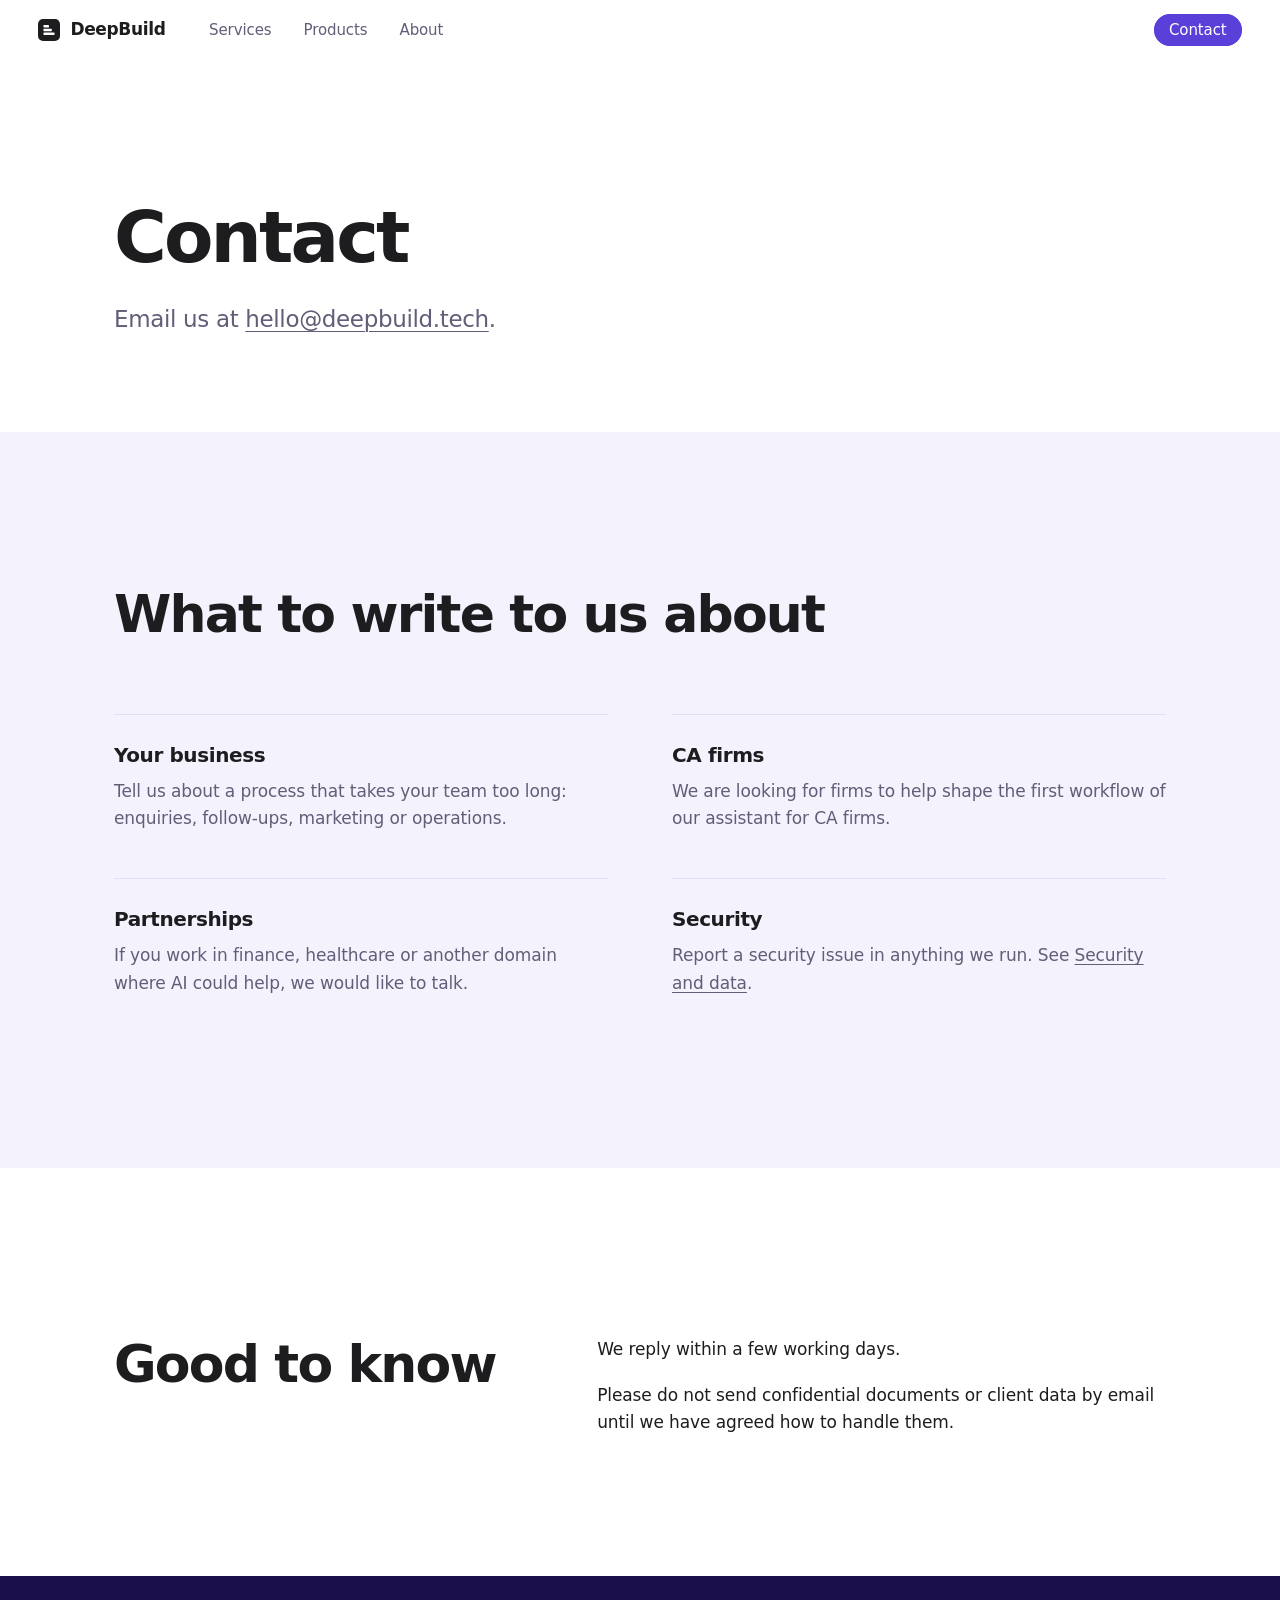
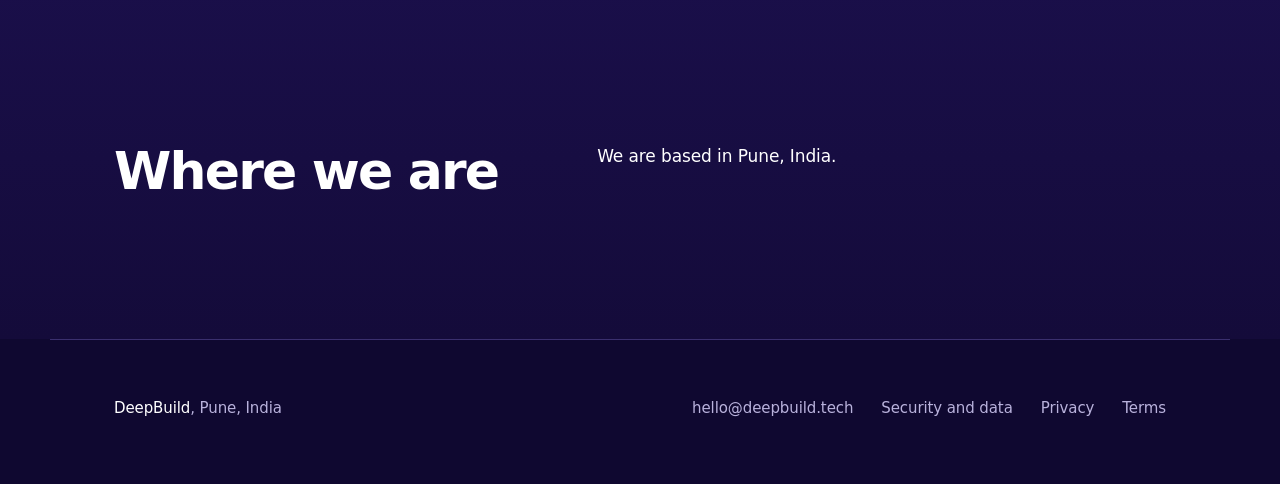
<file: contact/index.html>
<!doctype html>
<html lang="en">
<head>
<meta charset="utf-8">
<meta name="referrer" content="strict-origin-when-cross-origin">
<meta name="viewport" content="width=device-width, initial-scale=1">
<meta http-equiv="Content-Security-Policy" content="default-src 'self'; img-src 'self' data:; style-src 'self'; script-src 'self'; object-src 'none'; base-uri 'self'; form-action 'none'; upgrade-insecure-requests">
<title>Contact DeepBuild | Pune, India</title>
<meta name="description" content="Contact DeepBuild about services, our products for CA firms and healthcare, or partnerships. Email hello@deepbuild.tech. Based in Pune, India.">
<link rel="canonical" href="https://deepbuild.tech/contact/">
<meta property="og:type" content="website">
<meta property="og:site_name" content="DeepBuild">
<meta property="og:locale" content="en_IN">
<meta property="og:title" content="Contact DeepBuild | Pune, India">
<meta property="og:description" content="Contact DeepBuild about services, our products for CA firms and healthcare, or partnerships. Email hello@deepbuild.tech. Based in Pune, India.">
<meta property="og:url" content="https://deepbuild.tech/contact/">
<meta property="og:image" content="https://deepbuild.tech/assets/og-image.png">
<meta property="og:image:width" content="1200">
<meta property="og:image:height" content="630">
<meta property="og:image:alt" content="DeepBuild logo">
<meta name="twitter:card" content="summary_large_image">
<link rel="icon" href="/favicon.svg" type="image/svg+xml">
<link rel="stylesheet" href="/assets/site.css">
<script src="/assets/site.js"></script>
<script type="application/ld+json">
{
  "@context": "https://schema.org",
  "@type": "BreadcrumbList",
  "itemListElement": [
    {
      "@type": "ListItem",
      "position": 1,
      "name": "DeepBuild",
      "item": "https://deepbuild.tech/"
    },
    {
      "@type": "ListItem",
      "position": 2,
      "name": "Contact",
      "item": "https://deepbuild.tech/contact/"
    }
  ]
}
</script>
</head>
<body>
<a class="skip" href="#main">Skip to content</a>
<header class="site-header">
  <div class="header-inner">
    <a class="brand" href="/" aria-label="DeepBuild home"><svg class="brand-mark" viewBox="0 0 24 24" aria-hidden="true" focusable="false"><rect width="24" height="24" rx="5.5" fill="#1d1d1f"/><rect x="6" y="6.6" width="6" height="2.6" rx="0.4" fill="#fff"/><rect x="6" y="10.7" width="9" height="2.6" rx="0.4" fill="#fff"/><rect x="6" y="14.8" width="12" height="2.6" rx="0.4" fill="#fff"/></svg><span class="brand-text">DeepBuild</span></a>
    <nav aria-label="Main">
      <ul>
        <li><a href="/services/">Services</a></li>
        <li><a href="/products/">Products</a></li>
        <li><a href="/about/">About</a></li>
        <li><a href="/contact/" aria-current="page">Contact</a></li>
      </ul>
    </nav>
  </div>
</header>
<main id="main">
<section class="band-light page-head">
  <div class="wrap">
    <h1 class="title" data-lines><span class="line"><span>Contact</span></span></h1>
    <p class="lead fade" data-delay="300">Email us at <a href="mailto:hello@deepbuild.tech">hello@deepbuild.tech</a>.</p>
  </div>
</section>

<section class="band band-mist" aria-labelledby="reasons">
  <div class="wrap">
    <h2 id="reasons" class="h2 line" data-reveal><span>What to write to us about</span></h2>
    <ul class="points">
      <li class="fade"><h3>Your business</h3><p>Tell us about a process that takes your team too long: enquiries, follow-ups, marketing or operations.</p></li>
      <li class="fade"><h3>CA firms</h3><p>We are looking for firms to help shape the first workflow of our assistant for CA firms.</p></li>
      <li class="fade"><h3>Partnerships</h3><p>If you work in finance, healthcare or another domain where AI could help, we would like to talk.</p></li>
      <li class="fade"><h3>Security</h3><p>Report a security issue in anything we run. See <a href="/security/">Security and data</a>.</p></li>
    </ul>
  </div>
</section>
<section class="band band-light" aria-labelledby="practical">
  <div class="wrap split">
    <h2 id="practical" class="h2 line" data-reveal><span>Good to know</span></h2>
    <div class="prose fade">
      <p>We reply within a few working days.</p>
      <p>Please do not send confidential documents or client data by email until we have agreed how to handle them.</p>
    </div>
  </div>
</section>
<section class="band band-dark" aria-labelledby="location">
  <div class="wrap split">
    <h2 id="location" class="h2 line" data-reveal><span>Where we are</span></h2>
    <div class="prose fade">
      <p>We are based in Pune, India.</p>
    </div>
  </div>
</section>
</main>
<footer class="site-footer">
  <div class="footer-inner">
    <p><span class="footer-brand">DeepBuild</span>, Pune, India</p>
    <ul>
      <li><a href="mailto:hello@deepbuild.tech">hello@deepbuild.tech</a></li>
      <li><a href="/security/">Security and data</a></li>
      <li><a href="/privacy/">Privacy</a></li>
      <li><a href="/terms/">Terms</a></li>
    </ul>
  </div>
</footer>
</body>
</html>
</file>
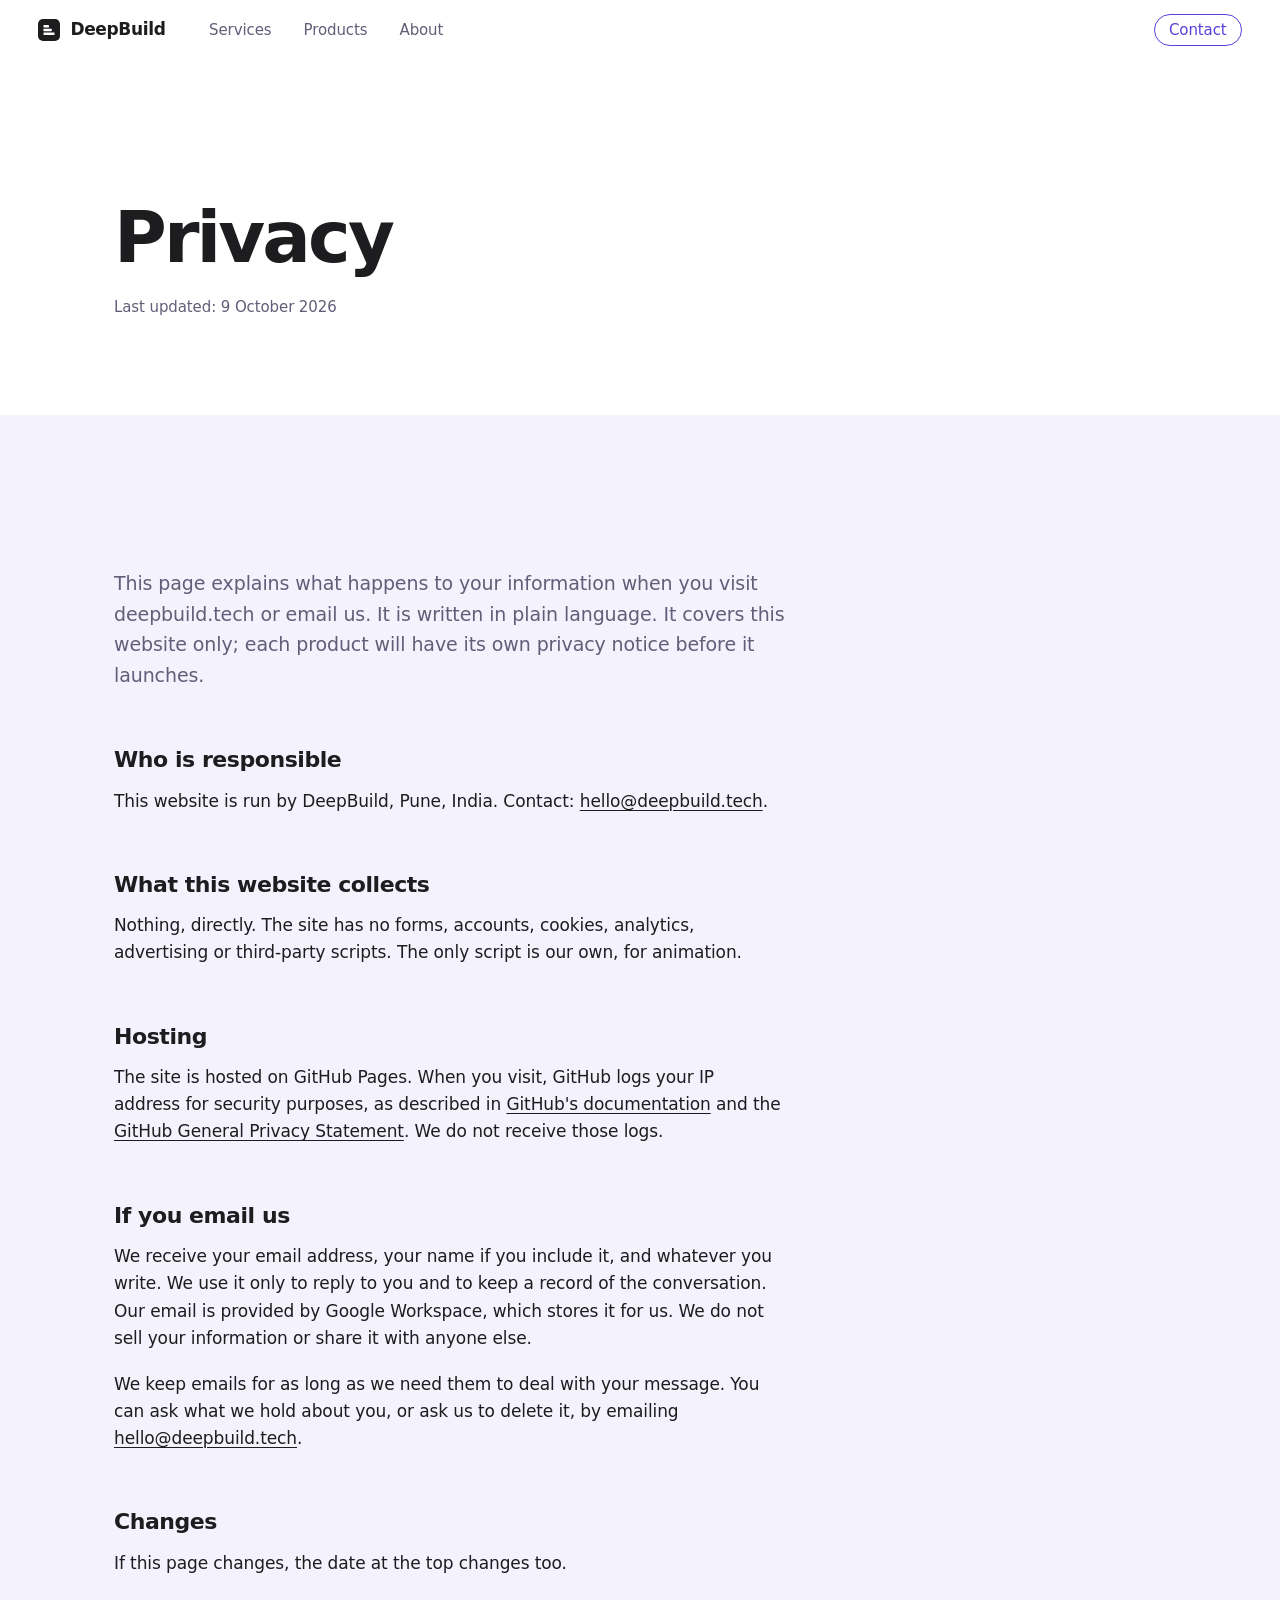
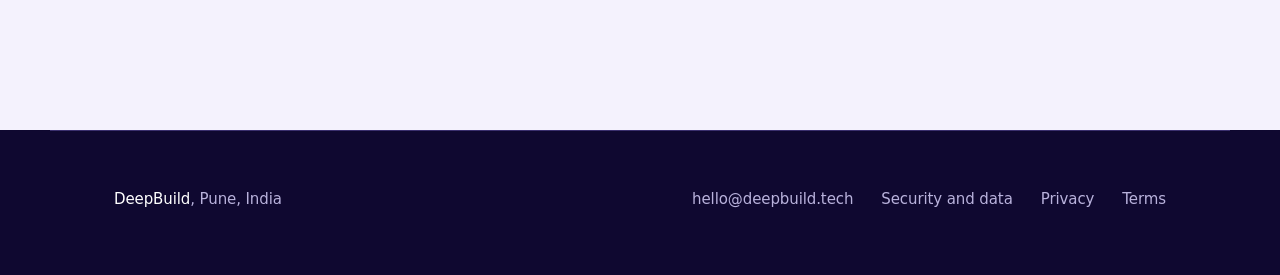
<file: privacy/index.html>
<!doctype html>
<html lang="en">
<head>
<meta charset="utf-8">
<meta name="referrer" content="strict-origin-when-cross-origin">
<meta name="viewport" content="width=device-width, initial-scale=1">
<meta http-equiv="Content-Security-Policy" content="default-src 'self'; img-src 'self' data:; style-src 'self'; script-src 'self'; object-src 'none'; base-uri 'self'; form-action 'none'; upgrade-insecure-requests">
<title>Privacy | DeepBuild</title>
<meta name="description" content="What the DeepBuild website collects: nothing directly. No cookies, analytics or third-party scripts; GitHub Pages logs visitor IP addresses for security.">
<link rel="canonical" href="https://deepbuild.tech/privacy/">
<meta property="og:type" content="website">
<meta property="og:site_name" content="DeepBuild">
<meta property="og:locale" content="en_IN">
<meta property="og:title" content="Privacy | DeepBuild">
<meta property="og:description" content="What the DeepBuild website collects: nothing directly. No cookies, analytics or third-party scripts; GitHub Pages logs visitor IP addresses for security.">
<meta property="og:url" content="https://deepbuild.tech/privacy/">
<meta property="og:image" content="https://deepbuild.tech/assets/og-image.png">
<meta property="og:image:width" content="1200">
<meta property="og:image:height" content="630">
<meta property="og:image:alt" content="DeepBuild logo">
<meta name="twitter:card" content="summary_large_image">
<link rel="icon" href="/favicon.svg" type="image/svg+xml">
<link rel="stylesheet" href="/assets/site.css">
<script src="/assets/site.js"></script>
<script type="application/ld+json">
{
  "@context": "https://schema.org",
  "@type": "BreadcrumbList",
  "itemListElement": [
    {
      "@type": "ListItem",
      "position": 1,
      "name": "DeepBuild",
      "item": "https://deepbuild.tech/"
    },
    {
      "@type": "ListItem",
      "position": 2,
      "name": "Privacy",
      "item": "https://deepbuild.tech/privacy/"
    }
  ]
}
</script>
</head>
<body>
<a class="skip" href="#main">Skip to content</a>
<header class="site-header">
  <div class="header-inner">
    <a class="brand" href="/" aria-label="DeepBuild home"><svg class="brand-mark" viewBox="0 0 24 24" aria-hidden="true" focusable="false"><rect width="24" height="24" rx="5.5" fill="#1d1d1f"/><rect x="6" y="6.6" width="6" height="2.6" rx="0.4" fill="#fff"/><rect x="6" y="10.7" width="9" height="2.6" rx="0.4" fill="#fff"/><rect x="6" y="14.8" width="12" height="2.6" rx="0.4" fill="#fff"/></svg><span class="brand-text">DeepBuild</span></a>
    <nav aria-label="Main">
      <ul>
        <li><a href="/services/">Services</a></li>
        <li><a href="/products/">Products</a></li>
        <li><a href="/about/">About</a></li>
        <li><a href="/contact/">Contact</a></li>
      </ul>
    </nav>
  </div>
</header>
<main id="main">
<section class="band-light page-head">
  <div class="wrap">
    <h1 class="title" data-lines><span class="line"><span>Privacy</span></span></h1>
    <p class="meta fade" data-delay="300">Last updated: 9 October 2026</p>
  </div>
</section>

<section class="band band-mist legal">
  <div class="wrap">
    <div class="prose">
      <p>This page explains what happens to your information when you visit deepbuild.tech or email us. It is written in plain language. It covers this website only; each product will have its own privacy notice before it launches.</p>

      <h2>Who is responsible</h2>
      <p>This website is run by DeepBuild, Pune, India. Contact: <a href="mailto:hello@deepbuild.tech">hello@deepbuild.tech</a>.</p>

      <h2>What this website collects</h2>
      <p>Nothing, directly. The site has no forms, accounts, cookies, analytics, advertising or third-party scripts. The only script is our own, for animation.</p>

      <h2>Hosting</h2>
      <p>The site is hosted on GitHub Pages. When you visit, GitHub logs your IP address for security purposes, as described in <a href="https://docs.github.com/en/pages/getting-started-with-github-pages/what-is-github-pages">GitHub's documentation</a> and the <a href="https://docs.github.com/en/site-policy/privacy-policies/github-general-privacy-statement">GitHub General Privacy Statement</a>. We do not receive those logs.</p>

      <h2>If you email us</h2>
      <p>We receive your email address, your name if you include it, and whatever you write. We use it only to reply to you and to keep a record of the conversation. Our email is provided by Google Workspace, which stores it for us. We do not sell your information or share it with anyone else.</p>
      <p>We keep emails for as long as we need them to deal with your message. You can ask what we hold about you, or ask us to delete it, by emailing <a href="mailto:hello@deepbuild.tech">hello@deepbuild.tech</a>.</p>

      <h2>Changes</h2>
      <p>If this page changes, the date at the top changes too.</p>
    </div>
  </div>
</section>
</main>
<footer class="site-footer">
  <div class="footer-inner">
    <p><span class="footer-brand">DeepBuild</span>, Pune, India</p>
    <ul>
      <li><a href="mailto:hello@deepbuild.tech">hello@deepbuild.tech</a></li>
      <li><a href="/security/">Security and data</a></li>
      <li><a href="/privacy/">Privacy</a></li>
      <li><a href="/terms/">Terms</a></li>
    </ul>
  </div>
</footer>
</body>
</html>
</file>
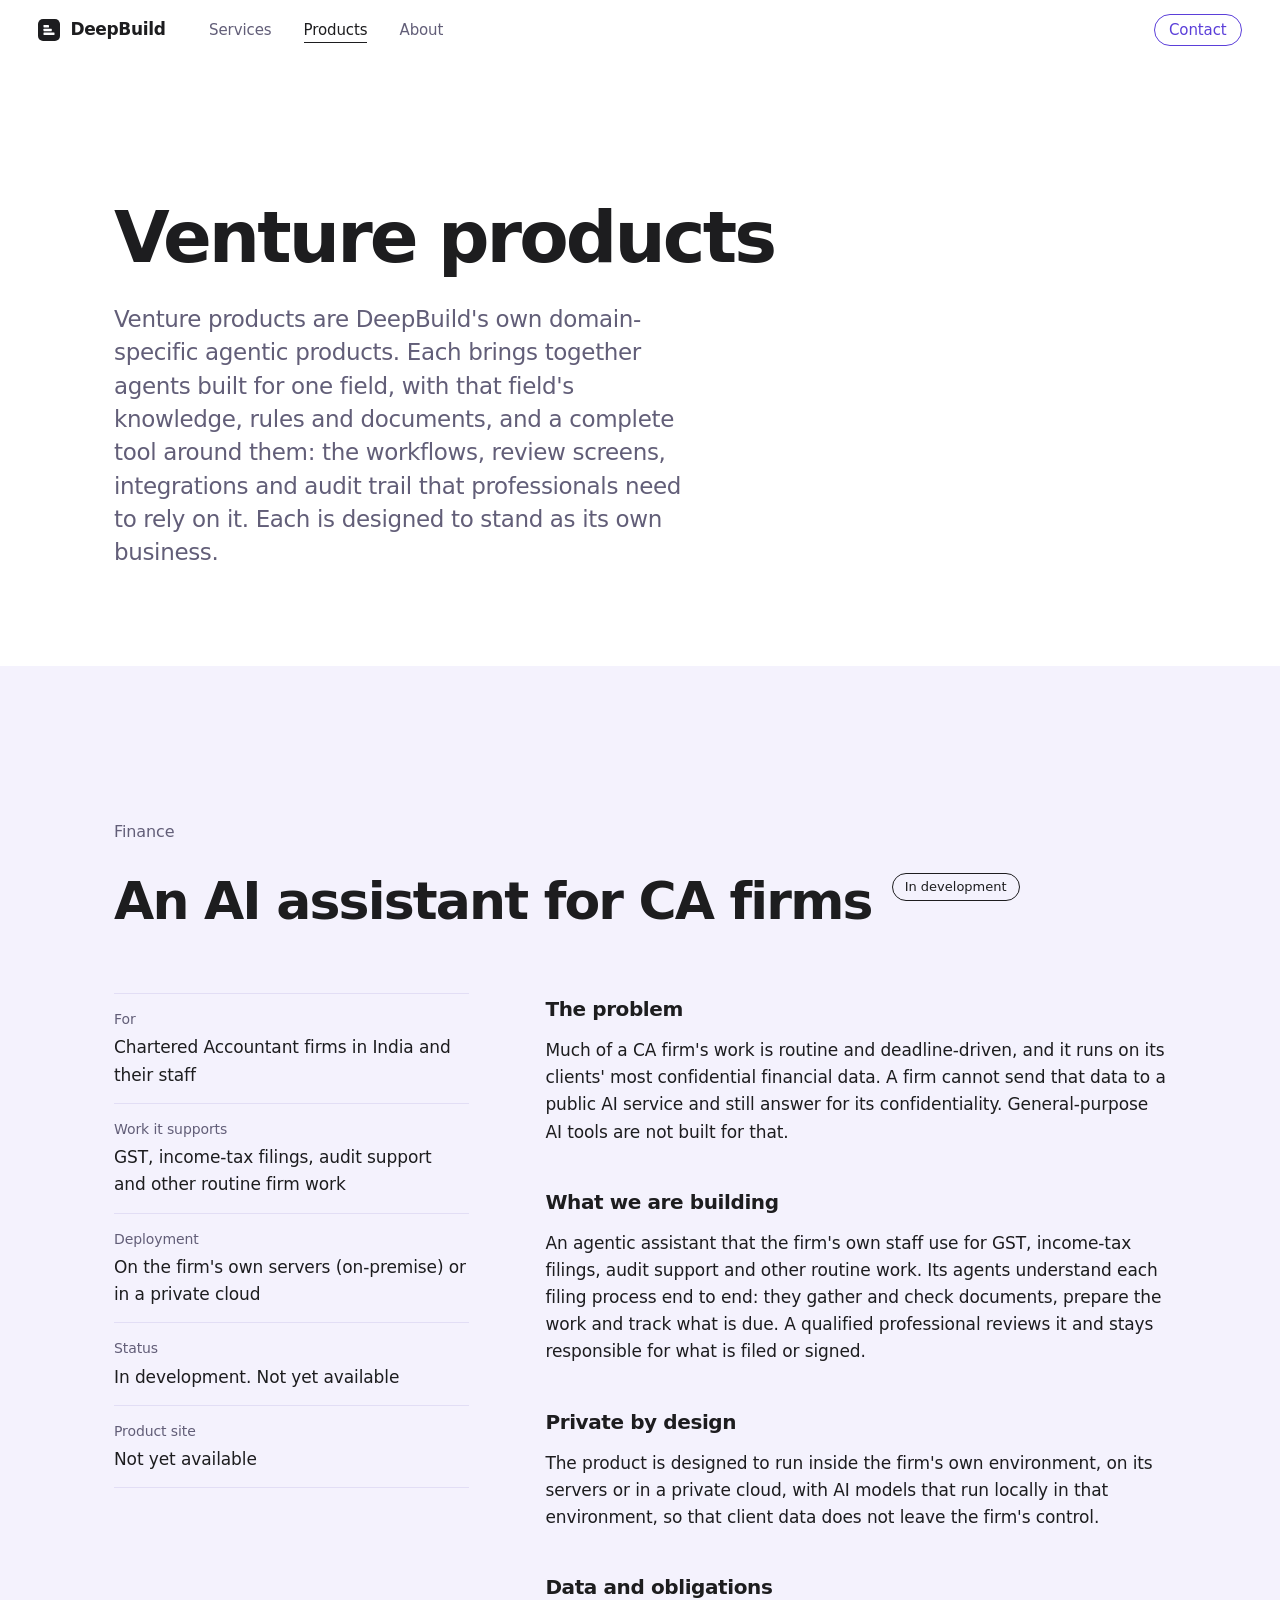
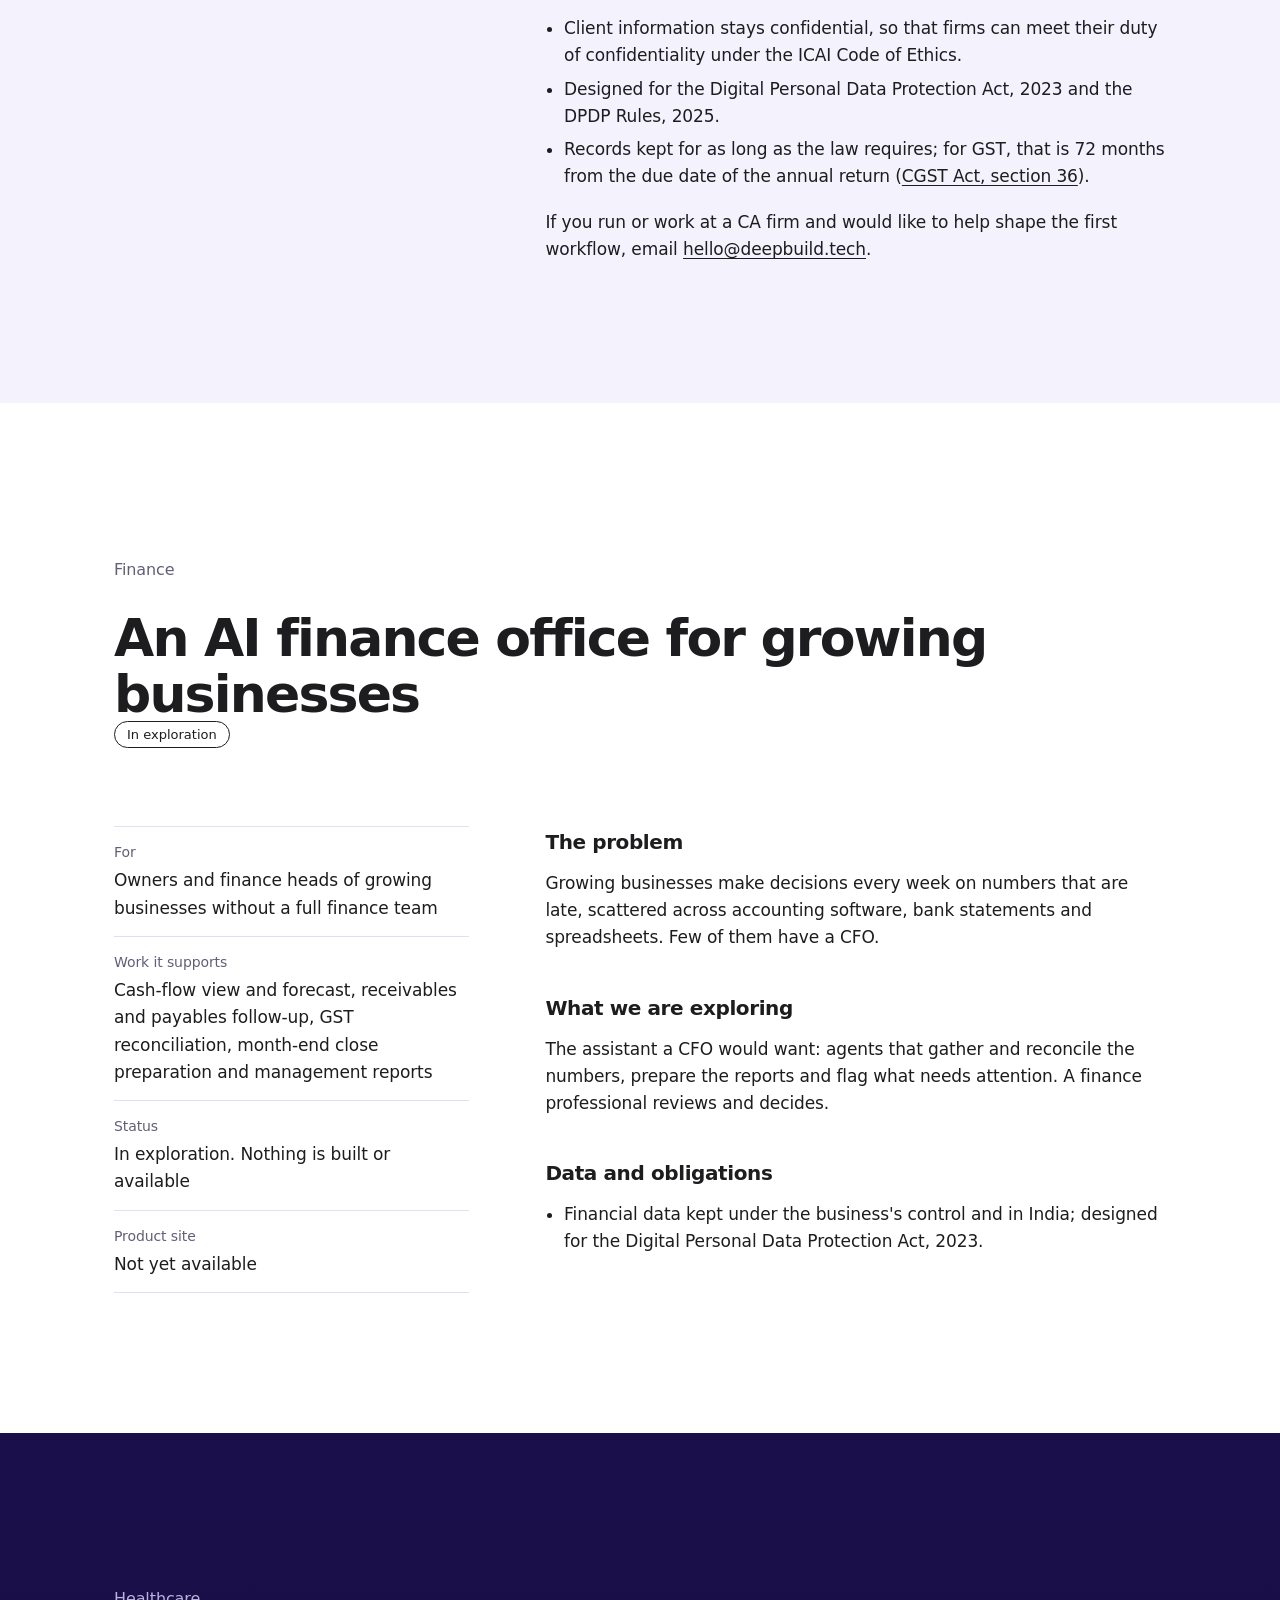
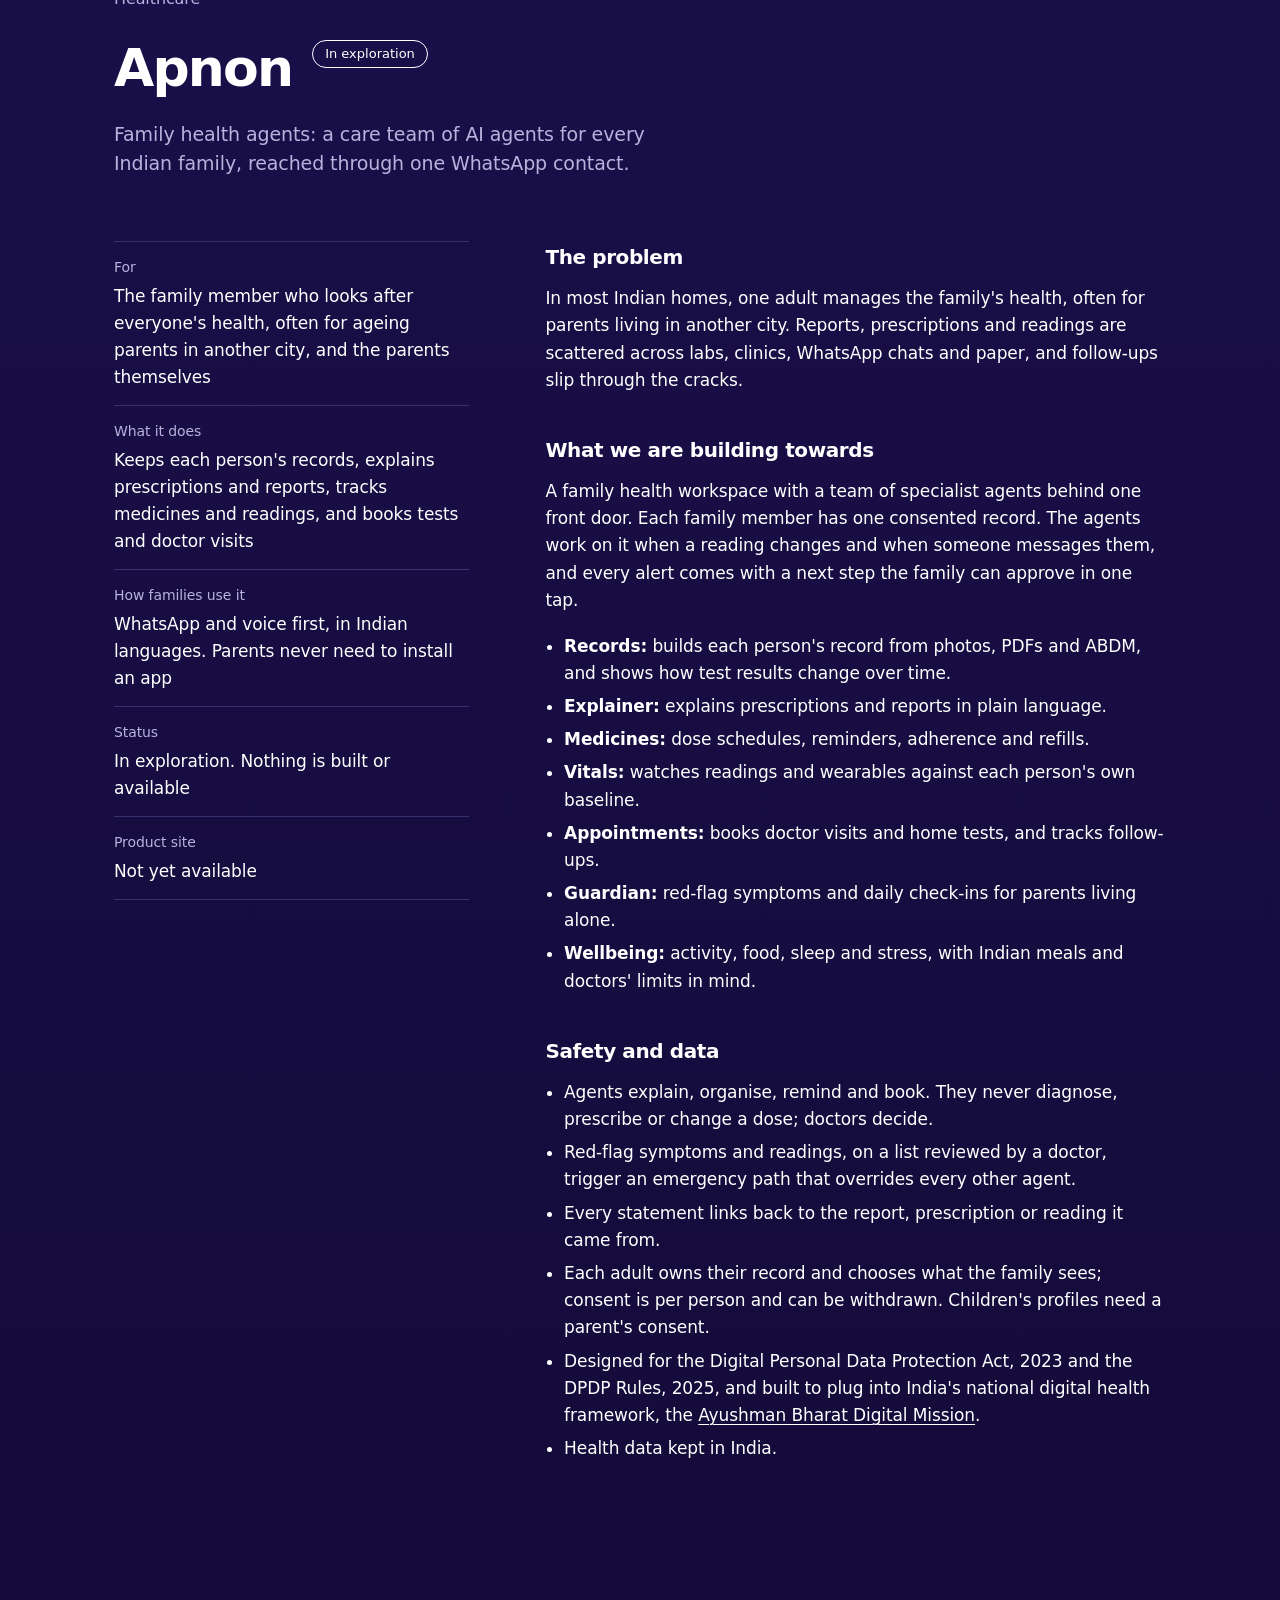
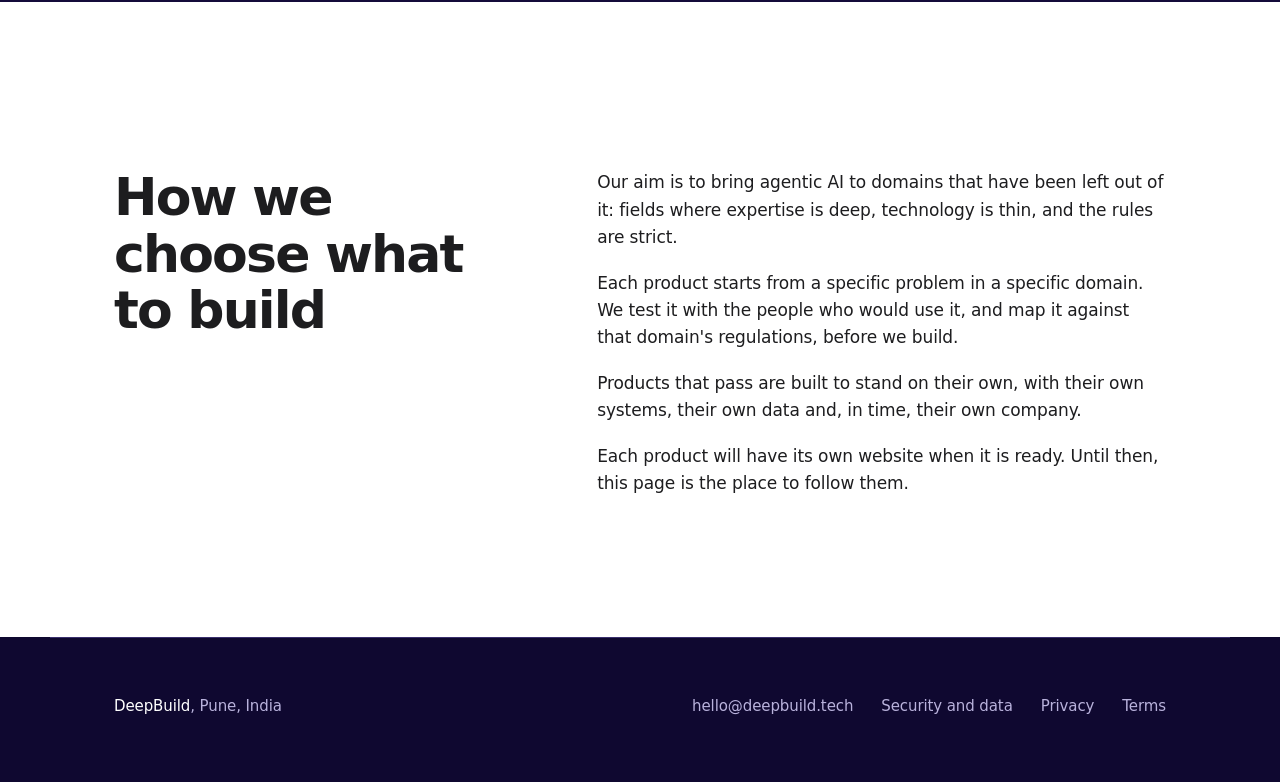
<file: products/index.html>
<!doctype html>
<html lang="en">
<head>
<meta charset="utf-8">
<meta name="referrer" content="strict-origin-when-cross-origin">
<meta name="viewport" content="width=device-width, initial-scale=1">
<meta http-equiv="Content-Security-Policy" content="default-src 'self'; img-src 'self' data:; style-src 'self'; script-src 'self'; object-src 'none'; base-uri 'self'; form-action 'none'; upgrade-insecure-requests">
<title>Agentic AI products for finance and healthcare | DeepBuild</title>
<meta name="description" content="DeepBuild's domain-specific agentic products: a private AI assistant for CA firms, an AI finance office, and Apnon, family health agents for Indian families.">
<link rel="canonical" href="https://deepbuild.tech/products/">
<meta property="og:type" content="website">
<meta property="og:site_name" content="DeepBuild">
<meta property="og:locale" content="en_IN">
<meta property="og:title" content="Agentic AI products for finance and healthcare | DeepBuild">
<meta property="og:description" content="DeepBuild's domain-specific agentic products: a private AI assistant for CA firms, an AI finance office, and Apnon, family health agents for Indian families.">
<meta property="og:url" content="https://deepbuild.tech/products/">
<meta property="og:image" content="https://deepbuild.tech/assets/og-image.png">
<meta property="og:image:width" content="1200">
<meta property="og:image:height" content="630">
<meta property="og:image:alt" content="DeepBuild logo">
<meta name="twitter:card" content="summary_large_image">
<link rel="icon" href="/favicon.svg" type="image/svg+xml">
<link rel="stylesheet" href="/assets/site.css">
<script src="/assets/site.js"></script>
<script type="application/ld+json">
{
  "@context": "https://schema.org",
  "@type": "BreadcrumbList",
  "itemListElement": [
    {
      "@type": "ListItem",
      "position": 1,
      "name": "DeepBuild",
      "item": "https://deepbuild.tech/"
    },
    {
      "@type": "ListItem",
      "position": 2,
      "name": "Products",
      "item": "https://deepbuild.tech/products/"
    }
  ]
}
</script>
</head>
<body>
<a class="skip" href="#main">Skip to content</a>
<header class="site-header">
  <div class="header-inner">
    <a class="brand" href="/" aria-label="DeepBuild home"><svg class="brand-mark" viewBox="0 0 24 24" aria-hidden="true" focusable="false"><rect width="24" height="24" rx="5.5" fill="#1d1d1f"/><rect x="6" y="6.6" width="6" height="2.6" rx="0.4" fill="#fff"/><rect x="6" y="10.7" width="9" height="2.6" rx="0.4" fill="#fff"/><rect x="6" y="14.8" width="12" height="2.6" rx="0.4" fill="#fff"/></svg><span class="brand-text">DeepBuild</span></a>
    <nav aria-label="Main">
      <ul>
        <li><a href="/services/">Services</a></li>
        <li><a href="/products/" aria-current="page">Products</a></li>
        <li><a href="/about/">About</a></li>
        <li><a href="/contact/">Contact</a></li>
      </ul>
    </nav>
  </div>
</header>
<main id="main">
<section class="band-light page-head">
  <div class="wrap">
    <h1 class="title" data-lines><span class="line"><span>Venture products</span></span></h1>
    <p class="lead fade" data-delay="300">Venture products are DeepBuild's own domain-specific agentic products. Each brings together agents built for one field, with that field's knowledge, rules and documents, and a complete tool around them: the workflows, review screens, integrations and audit trail that professionals need to rely on it. Each is designed to stand as its own business.</p>
  </div>
</section>

<section class="band band-mist" id="ca-firms" aria-labelledby="ca-firms-name">
  <div class="wrap">
    <p class="product-domain">Finance</p>
    <div class="product-head">
      <h2 id="ca-firms-name" class="h2 line" data-reveal><span>An AI assistant for CA firms</span></h2>
      <span class="status">In development</span>
    </div>
    <div class="product-body fade">
      <dl class="facts">
          <div><dt>For</dt><dd>Chartered Accountant firms in India and their staff</dd></div>
          <div><dt>Work it supports</dt><dd>GST, income-tax filings, audit support and other routine firm work</dd></div>
          <div><dt>Deployment</dt><dd>On the firm's own servers (on-premise) or in a private cloud</dd></div>
          <div><dt>Status</dt><dd>In development. Not yet available</dd></div>
          <div><dt>Product site</dt><dd>Not yet available</dd></div>
      </dl>
      <div class="prose">
        <h3>The problem</h3>
        <p>Much of a CA firm's work is routine and deadline-driven, and it runs on its clients' most confidential financial data. A firm cannot send that data to a public AI service and still answer for its confidentiality. General-purpose AI tools are not built for that.</p>
        <h3>What we are building</h3>
        <p>An agentic assistant that the firm's own staff use for GST, income-tax filings, audit support and other routine work. Its agents understand each filing process end to end: they gather and check documents, prepare the work and track what is due. A qualified professional reviews it and stays responsible for what is filed or signed.</p>
        <h3>Private by design</h3>
        <p>The product is designed to run inside the firm's own environment, on its servers or in a private cloud, with AI models that run locally in that environment, so that client data does not leave the firm's control.</p>
        <h3>Data and obligations</h3>
        <ul>
          <li>Client information stays confidential, so that firms can meet their duty of confidentiality under the ICAI Code of Ethics.</li>
          <li>Designed for the Digital Personal Data Protection Act, 2023 and the DPDP Rules, 2025.</li>
          <li>Records kept for as long as the law requires; for GST, that is 72 months from the due date of the annual return (<a href="https://taxinformation.cbic.gov.in/content/html/tax_repository/gst/acts/2017_CGST_act/active/chapter8/section36_v1.00.html">CGST Act, section 36</a>).</li>
        </ul>
        <p>If you run or work at a CA firm and would like to help shape the first workflow, email <a href="mailto:hello@deepbuild.tech">hello@deepbuild.tech</a>.</p>
      </div>
    </div>
  </div>
</section>

<section class="band band-light" id="finance-office" aria-labelledby="finance-office-name">
  <div class="wrap">
    <p class="product-domain">Finance</p>
    <div class="product-head">
      <h2 id="finance-office-name" class="h2 line" data-reveal><span>An AI finance office for growing businesses</span></h2>
      <span class="status">In exploration</span>
    </div>
    <div class="product-body fade">
      <dl class="facts">
          <div><dt>For</dt><dd>Owners and finance heads of growing businesses without a full finance team</dd></div>
          <div><dt>Work it supports</dt><dd>Cash-flow view and forecast, receivables and payables follow-up, GST reconciliation, month-end close preparation and management reports</dd></div>
          <div><dt>Status</dt><dd>In exploration. Nothing is built or available</dd></div>
          <div><dt>Product site</dt><dd>Not yet available</dd></div>
      </dl>
      <div class="prose">
        <h3>The problem</h3>
        <p>Growing businesses make decisions every week on numbers that are late, scattered across accounting software, bank statements and spreadsheets. Few of them have a CFO.</p>
        <h3>What we are exploring</h3>
        <p>The assistant a CFO would want: agents that gather and reconcile the numbers, prepare the reports and flag what needs attention. A finance professional reviews and decides.</p>
        <h3>Data and obligations</h3>
        <ul>
          <li>Financial data kept under the business's control and in India; designed for the Digital Personal Data Protection Act, 2023.</li>
        </ul>
      </div>
    </div>
  </div>
</section>

<section class="band band-dark" id="family-health" aria-labelledby="family-health-name">
  <div class="wrap">
    <p class="product-domain">Healthcare</p>
    <div class="product-head">
      <h2 id="family-health-name" class="h2 line" data-reveal><span>Apnon</span></h2>
      <span class="status">In exploration</span>
    </div>
    <p class="section-intro fade">Family health agents: a care team of AI agents for every Indian family, reached through one WhatsApp contact.</p>
    <div class="product-body fade">
      <dl class="facts">
          <div><dt>For</dt><dd>The family member who looks after everyone's health, often for ageing parents in another city, and the parents themselves</dd></div>
          <div><dt>What it does</dt><dd>Keeps each person's records, explains prescriptions and reports, tracks medicines and readings, and books tests and doctor visits</dd></div>
          <div><dt>How families use it</dt><dd>WhatsApp and voice first, in Indian languages. Parents never need to install an app</dd></div>
          <div><dt>Status</dt><dd>In exploration. Nothing is built or available</dd></div>
          <div><dt>Product site</dt><dd>Not yet available</dd></div>
      </dl>
      <div class="prose">
        <h3>The problem</h3>
        <p>In most Indian homes, one adult manages the family's health, often for parents living in another city. Reports, prescriptions and readings are scattered across labs, clinics, WhatsApp chats and paper, and follow-ups slip through the cracks.</p>
        <h3>What we are building towards</h3>
        <p>A family health workspace with a team of specialist agents behind one front door. Each family member has one consented record. The agents work on it when a reading changes and when someone messages them, and every alert comes with a next step the family can approve in one tap.</p>
        <ul>
          <li><strong>Records:</strong> builds each person's record from photos, PDFs and ABDM, and shows how test results change over time.</li>
          <li><strong>Explainer:</strong> explains prescriptions and reports in plain language.</li>
          <li><strong>Medicines:</strong> dose schedules, reminders, adherence and refills.</li>
          <li><strong>Vitals:</strong> watches readings and wearables against each person's own baseline.</li>
          <li><strong>Appointments:</strong> books doctor visits and home tests, and tracks follow-ups.</li>
          <li><strong>Guardian:</strong> red-flag symptoms and daily check-ins for parents living alone.</li>
          <li><strong>Wellbeing:</strong> activity, food, sleep and stress, with Indian meals and doctors' limits in mind.</li>
        </ul>
        <h3>Safety and data</h3>
        <ul>
          <li>Agents explain, organise, remind and book. They never diagnose, prescribe or change a dose; doctors decide.</li>
          <li>Red-flag symptoms and readings, on a list reviewed by a doctor, trigger an emergency path that overrides every other agent.</li>
          <li>Every statement links back to the report, prescription or reading it came from.</li>
          <li>Each adult owns their record and chooses what the family sees; consent is per person and can be withdrawn. Children's profiles need a parent's consent.</li>
          <li>Designed for the Digital Personal Data Protection Act, 2023 and the DPDP Rules, 2025, and built to plug into India's national digital health framework, the <a href="https://abdm.gov.in/">Ayushman Bharat Digital Mission</a>.</li>
          <li>Health data kept in India.</li>
        </ul>
      </div>
    </div>
  </div>
</section>

<section class="band band-light" aria-labelledby="choose">
  <div class="wrap split">
    <h2 id="choose" class="h2 line" data-reveal><span>How we choose what to build</span></h2>
    <div class="prose fade">
      <p>Our aim is to bring agentic AI to domains that have been left out of it: fields where expertise is deep, technology is thin, and the rules are strict.</p>
      <p>Each product starts from a specific problem in a specific domain. We test it with the people who would use it, and map it against that domain's regulations, before we build.</p>
      <p>Products that pass are built to stand on their own, with their own systems, their own data and, in time, their own company.</p>
      <p>Each product will have its own website when it is ready. Until then, this page is the place to follow them.</p>
    </div>
  </div>
</section>
</main>
<footer class="site-footer">
  <div class="footer-inner">
    <p><span class="footer-brand">DeepBuild</span>, Pune, India</p>
    <ul>
      <li><a href="mailto:hello@deepbuild.tech">hello@deepbuild.tech</a></li>
      <li><a href="/security/">Security and data</a></li>
      <li><a href="/privacy/">Privacy</a></li>
      <li><a href="/terms/">Terms</a></li>
    </ul>
  </div>
</footer>
</body>
</html>
</file>
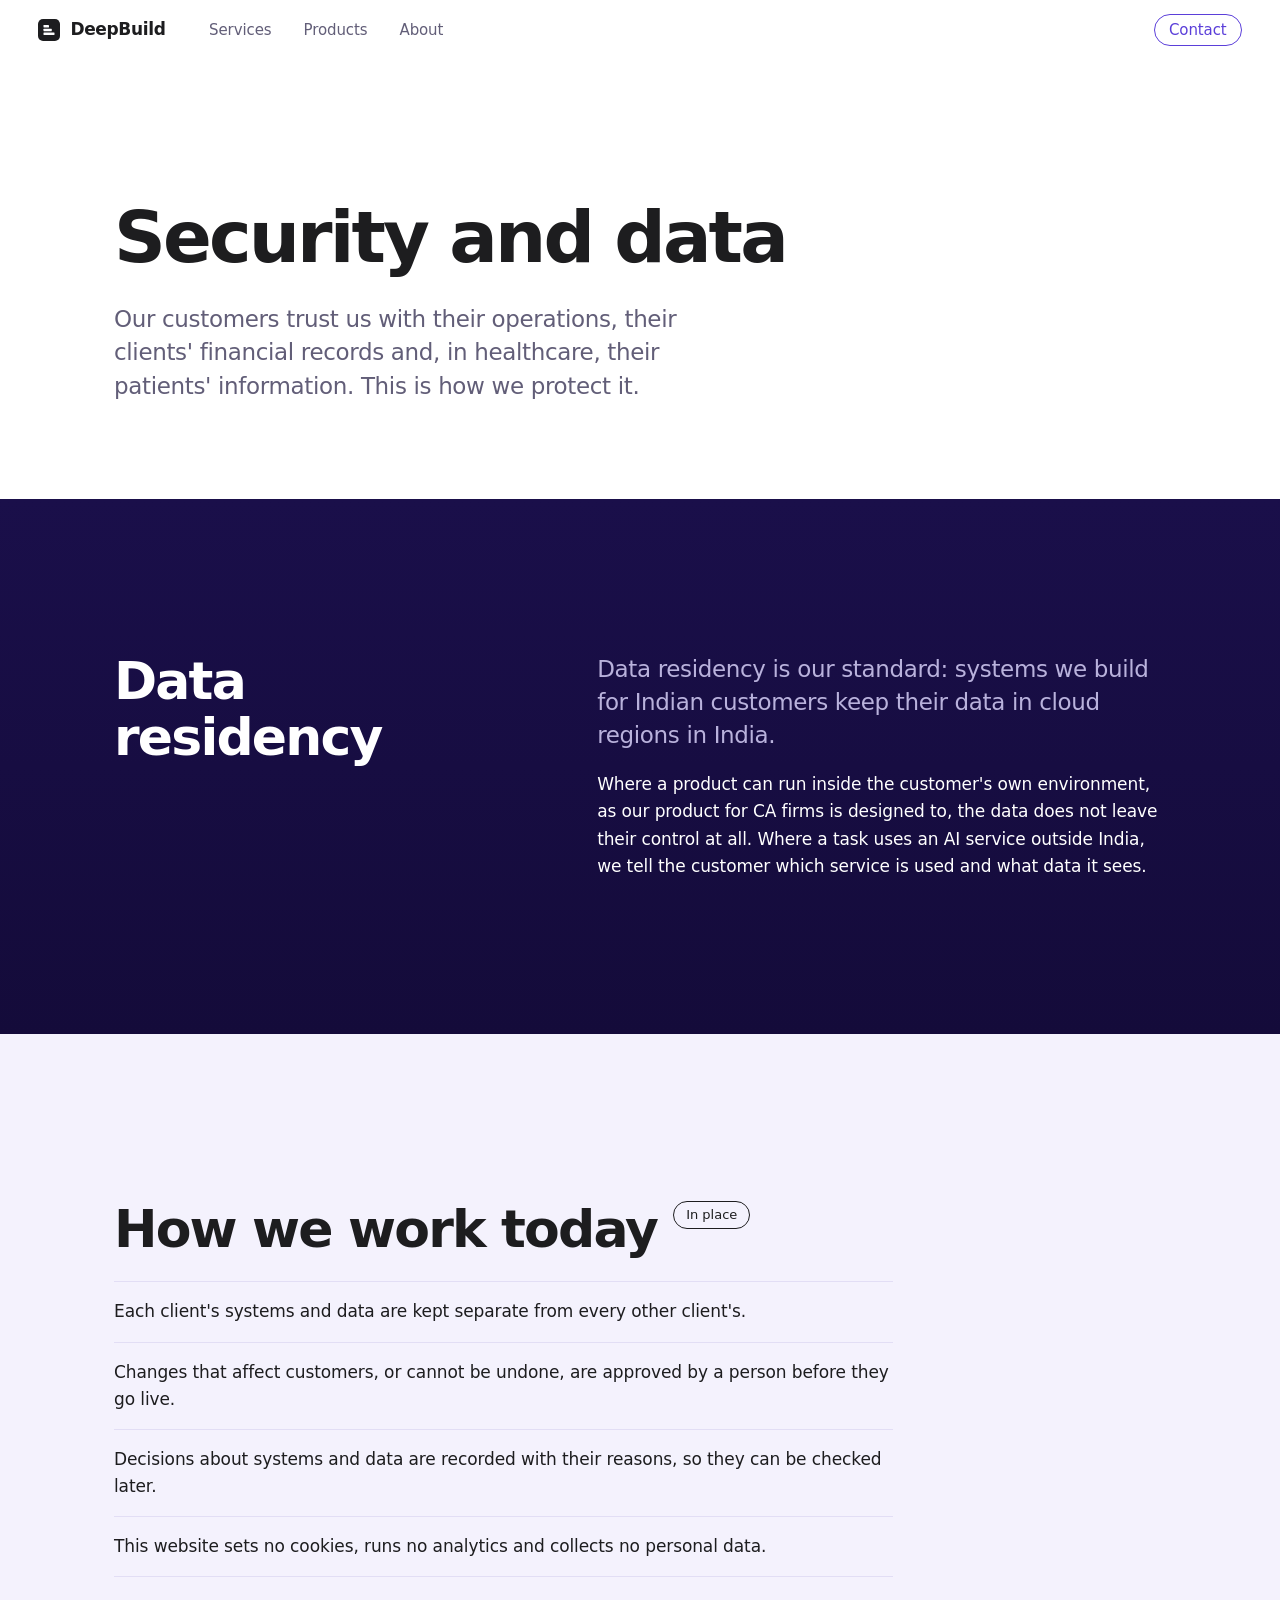
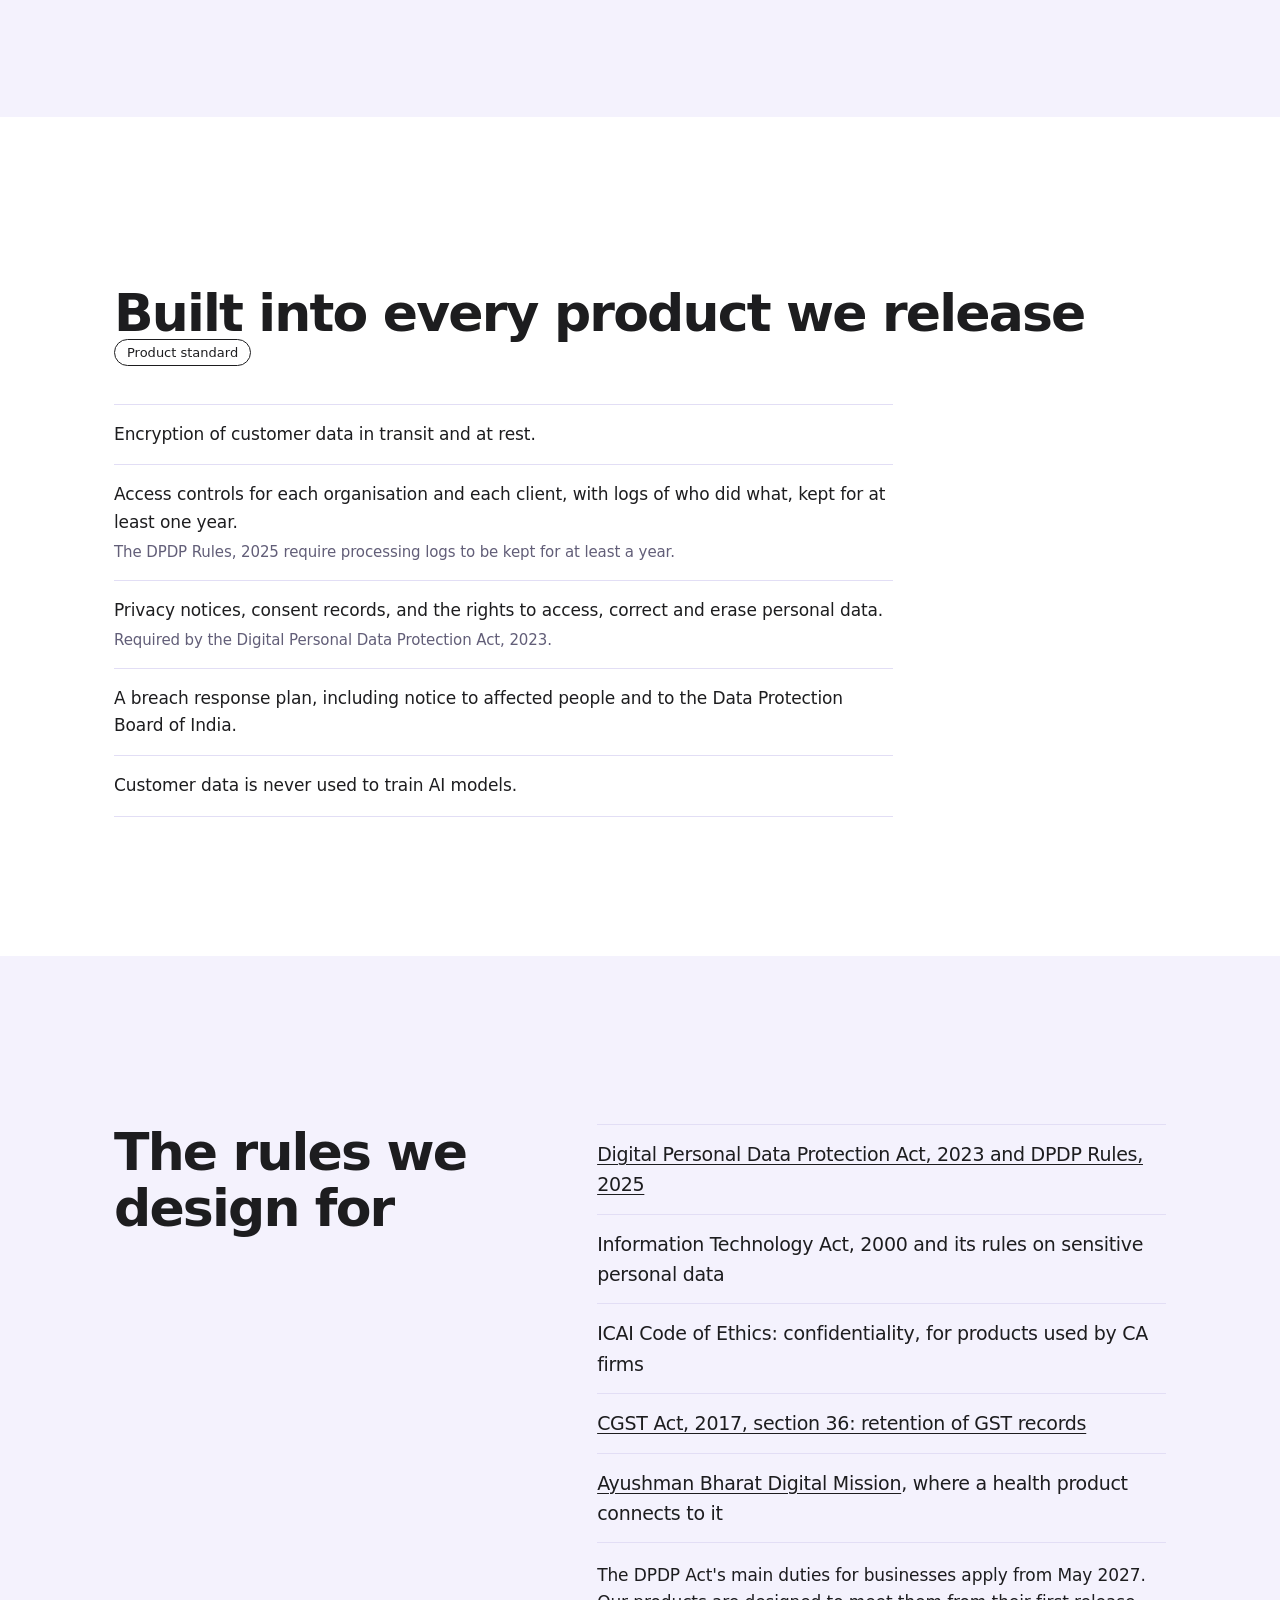
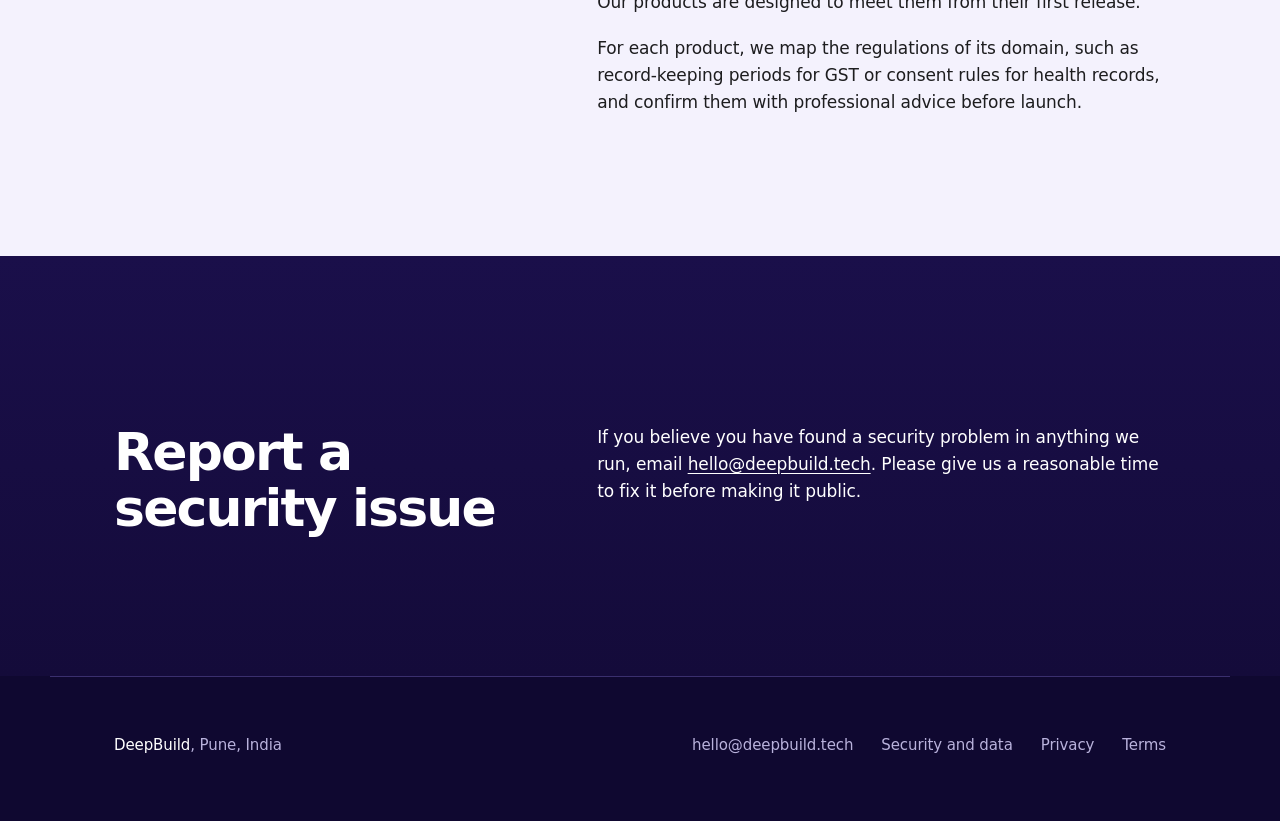
<file: security/index.html>
<!doctype html>
<html lang="en">
<head>
<meta charset="utf-8">
<meta name="referrer" content="strict-origin-when-cross-origin">
<meta name="viewport" content="width=device-width, initial-scale=1">
<meta http-equiv="Content-Security-Policy" content="default-src 'self'; img-src 'self' data:; style-src 'self'; script-src 'self'; object-src 'none'; base-uri 'self'; form-action 'none'; upgrade-insecure-requests">
<title>Security and data protection | DeepBuild</title>
<meta name="description" content="How DeepBuild protects customer data: data residency in India, private deployment, and products built for the DPDP Act and the rules of each domain.">
<link rel="canonical" href="https://deepbuild.tech/security/">
<meta property="og:type" content="website">
<meta property="og:site_name" content="DeepBuild">
<meta property="og:locale" content="en_IN">
<meta property="og:title" content="Security and data protection | DeepBuild">
<meta property="og:description" content="How DeepBuild protects customer data: data residency in India, private deployment, and products built for the DPDP Act and the rules of each domain.">
<meta property="og:url" content="https://deepbuild.tech/security/">
<meta property="og:image" content="https://deepbuild.tech/assets/og-image.png">
<meta property="og:image:width" content="1200">
<meta property="og:image:height" content="630">
<meta property="og:image:alt" content="DeepBuild logo">
<meta name="twitter:card" content="summary_large_image">
<link rel="icon" href="/favicon.svg" type="image/svg+xml">
<link rel="stylesheet" href="/assets/site.css">
<script src="/assets/site.js"></script>
<script type="application/ld+json">
{
  "@context": "https://schema.org",
  "@type": "BreadcrumbList",
  "itemListElement": [
    {
      "@type": "ListItem",
      "position": 1,
      "name": "DeepBuild",
      "item": "https://deepbuild.tech/"
    },
    {
      "@type": "ListItem",
      "position": 2,
      "name": "Security and data",
      "item": "https://deepbuild.tech/security/"
    }
  ]
}
</script>
</head>
<body>
<a class="skip" href="#main">Skip to content</a>
<header class="site-header">
  <div class="header-inner">
    <a class="brand" href="/" aria-label="DeepBuild home"><svg class="brand-mark" viewBox="0 0 24 24" aria-hidden="true" focusable="false"><rect width="24" height="24" rx="5.5" fill="#1d1d1f"/><rect x="6" y="6.6" width="6" height="2.6" rx="0.4" fill="#fff"/><rect x="6" y="10.7" width="9" height="2.6" rx="0.4" fill="#fff"/><rect x="6" y="14.8" width="12" height="2.6" rx="0.4" fill="#fff"/></svg><span class="brand-text">DeepBuild</span></a>
    <nav aria-label="Main">
      <ul>
        <li><a href="/services/">Services</a></li>
        <li><a href="/products/">Products</a></li>
        <li><a href="/about/">About</a></li>
        <li><a href="/contact/">Contact</a></li>
      </ul>
    </nav>
  </div>
</header>
<main id="main">
<section class="band-light page-head">
  <div class="wrap">
    <h1 class="title" data-lines><span class="line"><span>Security and data</span></span></h1>
    <p class="lead fade" data-delay="300">Our customers trust us with their operations, their clients' financial records and, in healthcare, their patients' information. This is how we protect it.</p>
  </div>
</section>
<section class="band band-dark" aria-labelledby="residency">
  <div class="wrap split">
    <h2 id="residency" class="h2 line" data-reveal><span>Data residency</span></h2>
    <div class="prose fade">
      <p class="lead">Data residency is our standard: systems we build for Indian customers keep their data in cloud regions in India.</p>
      <p>Where a product can run inside the customer's own environment, as our product for CA firms is designed to, the data does not leave their control at all. Where a task uses an AI service outside India, we tell the customer which service is used and what data it sees.</p>
    </div>
  </div>
</section>
<section class="band band-mist" aria-labelledby="today">
  <div class="wrap">
    <div class="group-head">
      <h2 id="today" class="h2 line" data-reveal><span>How we work today</span></h2>
      <span class="status">In place</span>
    </div>
    <ul class="group-list fade">
        <li>Each client's systems and data are kept separate from every other client's.</li>
        <li>Changes that affect customers, or cannot be undone, are approved by a person before they go live.</li>
        <li>Decisions about systems and data are recorded with their reasons, so they can be checked later.</li>
        <li>This website sets no cookies, runs no analytics and collects no personal data.</li>
    </ul>
  </div>
</section>
<section class="band band-light" aria-labelledby="planned">
  <div class="wrap">
    <div class="group-head">
      <h2 id="planned" class="h2 line" data-reveal><span>Built into every product we release</span></h2>
      <span class="status">Product standard</span>
    </div>
    <ul class="group-list fade">
        <li>Encryption of customer data in transit and at rest.</li>
        <li>Access controls for each organisation and each client, with logs of who did what, kept for at least one year.<span>The DPDP Rules, 2025 require processing logs to be kept for at least a year.</span></li>
        <li>Privacy notices, consent records, and the rights to access, correct and erase personal data.<span>Required by the Digital Personal Data Protection Act, 2023.</span></li>
        <li>A breach response plan, including notice to affected people and to the Data Protection Board of India.</li>
        <li>Customer data is never used to train AI models.</li>
    </ul>
  </div>
</section>
<section class="band band-mist" aria-labelledby="rules">
  <div class="wrap split">
    <h2 id="rules" class="h2 line" data-reveal><span>The rules we design for</span></h2>
    <div class="prose fade">
      <ul class="ticks">
        <li><a href="https://www.pib.gov.in/PressReleasePage.aspx?PRID=2190014">Digital Personal Data Protection Act, 2023 and DPDP Rules, 2025</a></li>
        <li>Information Technology Act, 2000 and its rules on sensitive personal data</li>
        <li>ICAI Code of Ethics: confidentiality, for products used by CA firms</li>
        <li><a href="https://taxinformation.cbic.gov.in/content/html/tax_repository/gst/acts/2017_CGST_act/active/chapter8/section36_v1.00.html">CGST Act, 2017, section 36: retention of GST records</a></li>
        <li><a href="https://abdm.gov.in/">Ayushman Bharat Digital Mission</a>, where a health product connects to it</li>
      </ul>
      <p>The DPDP Act's main duties for businesses apply from May 2027. Our products are designed to meet them from their first release.</p>
      <p>For each product, we map the regulations of its domain, such as record-keeping periods for GST or consent rules for health records, and confirm them with professional advice before launch.</p>
    </div>
  </div>
</section>
<section class="band band-dark" aria-labelledby="report">
  <div class="wrap split">
    <h2 id="report" class="h2 line" data-reveal><span>Report a security issue</span></h2>
    <div class="prose fade">
      <p>If you believe you have found a security problem in anything we run, email <a href="mailto:hello@deepbuild.tech">hello@deepbuild.tech</a>. Please give us a reasonable time to fix it before making it public.</p>
    </div>
  </div>
</section>
</main>
<footer class="site-footer">
  <div class="footer-inner">
    <p><span class="footer-brand">DeepBuild</span>, Pune, India</p>
    <ul>
      <li><a href="mailto:hello@deepbuild.tech">hello@deepbuild.tech</a></li>
      <li><a href="/security/">Security and data</a></li>
      <li><a href="/privacy/">Privacy</a></li>
      <li><a href="/terms/">Terms</a></li>
    </ul>
  </div>
</footer>
</body>
</html>
</file>
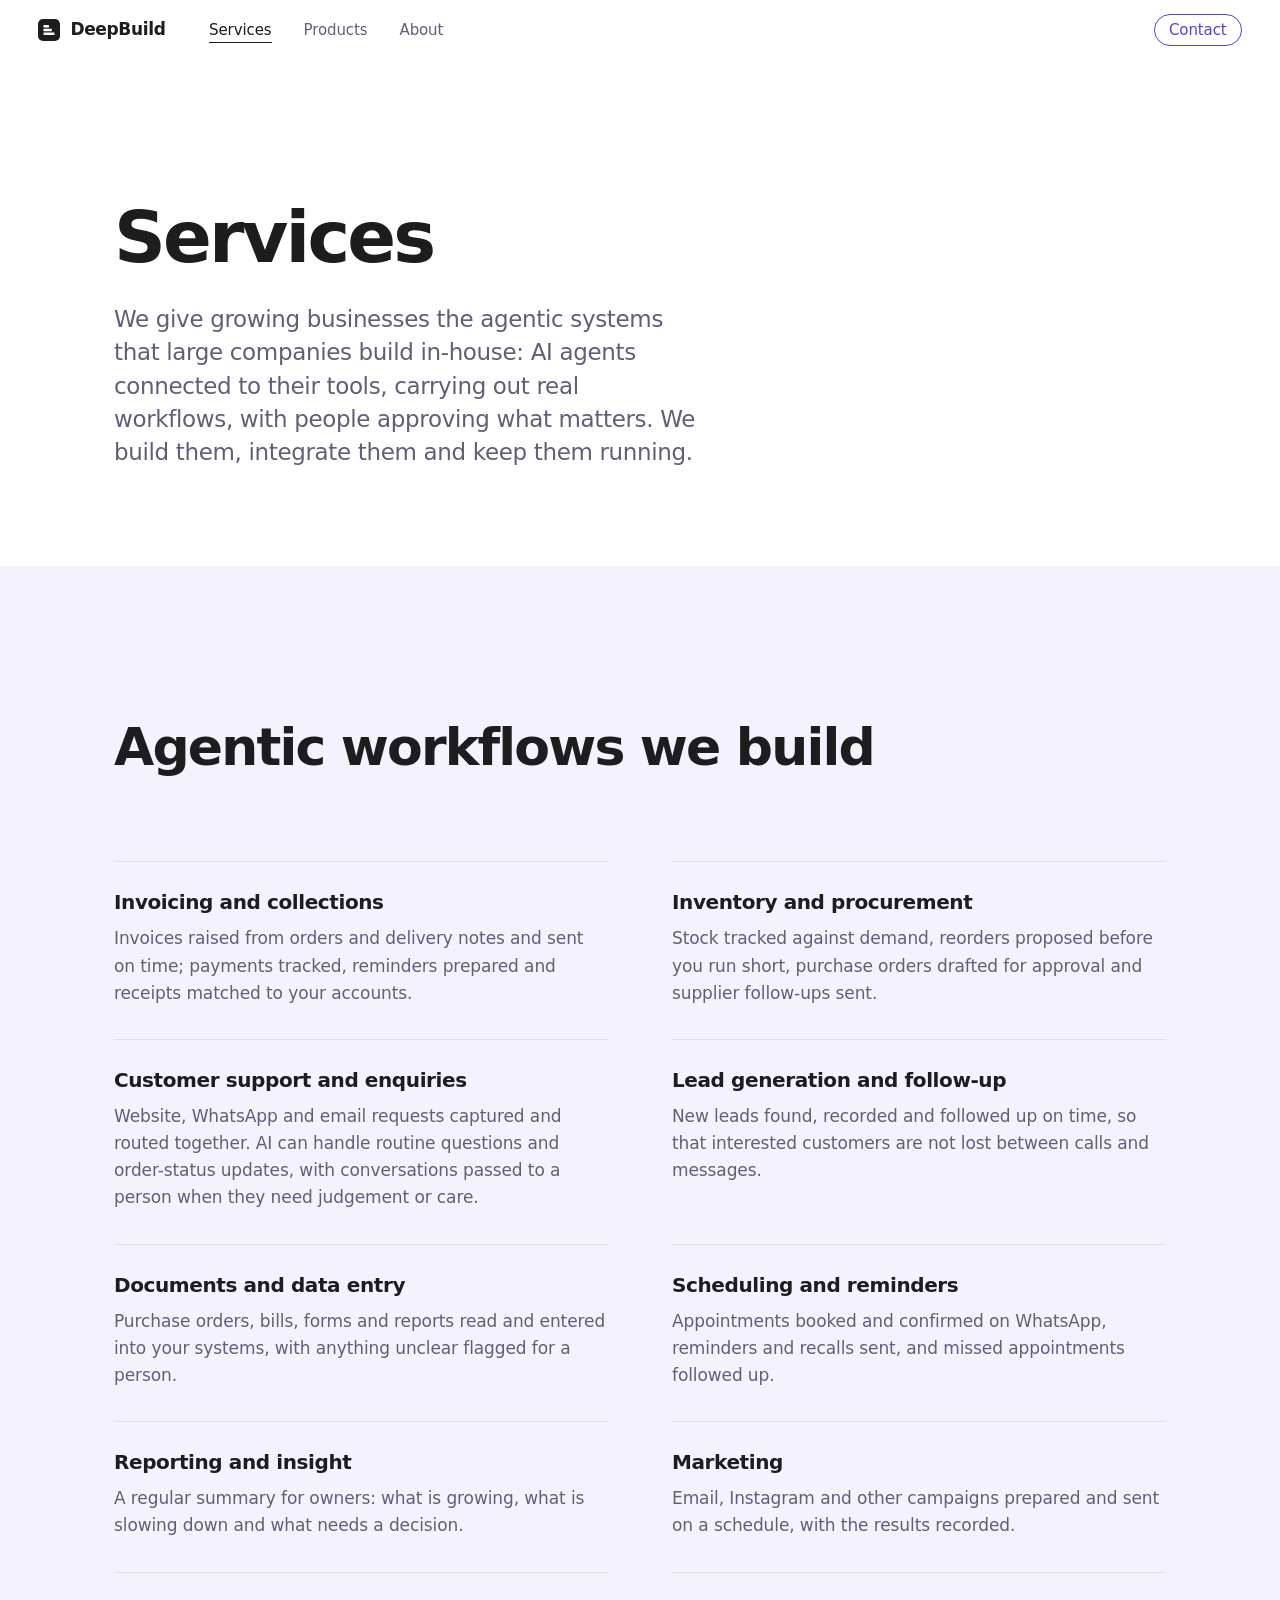
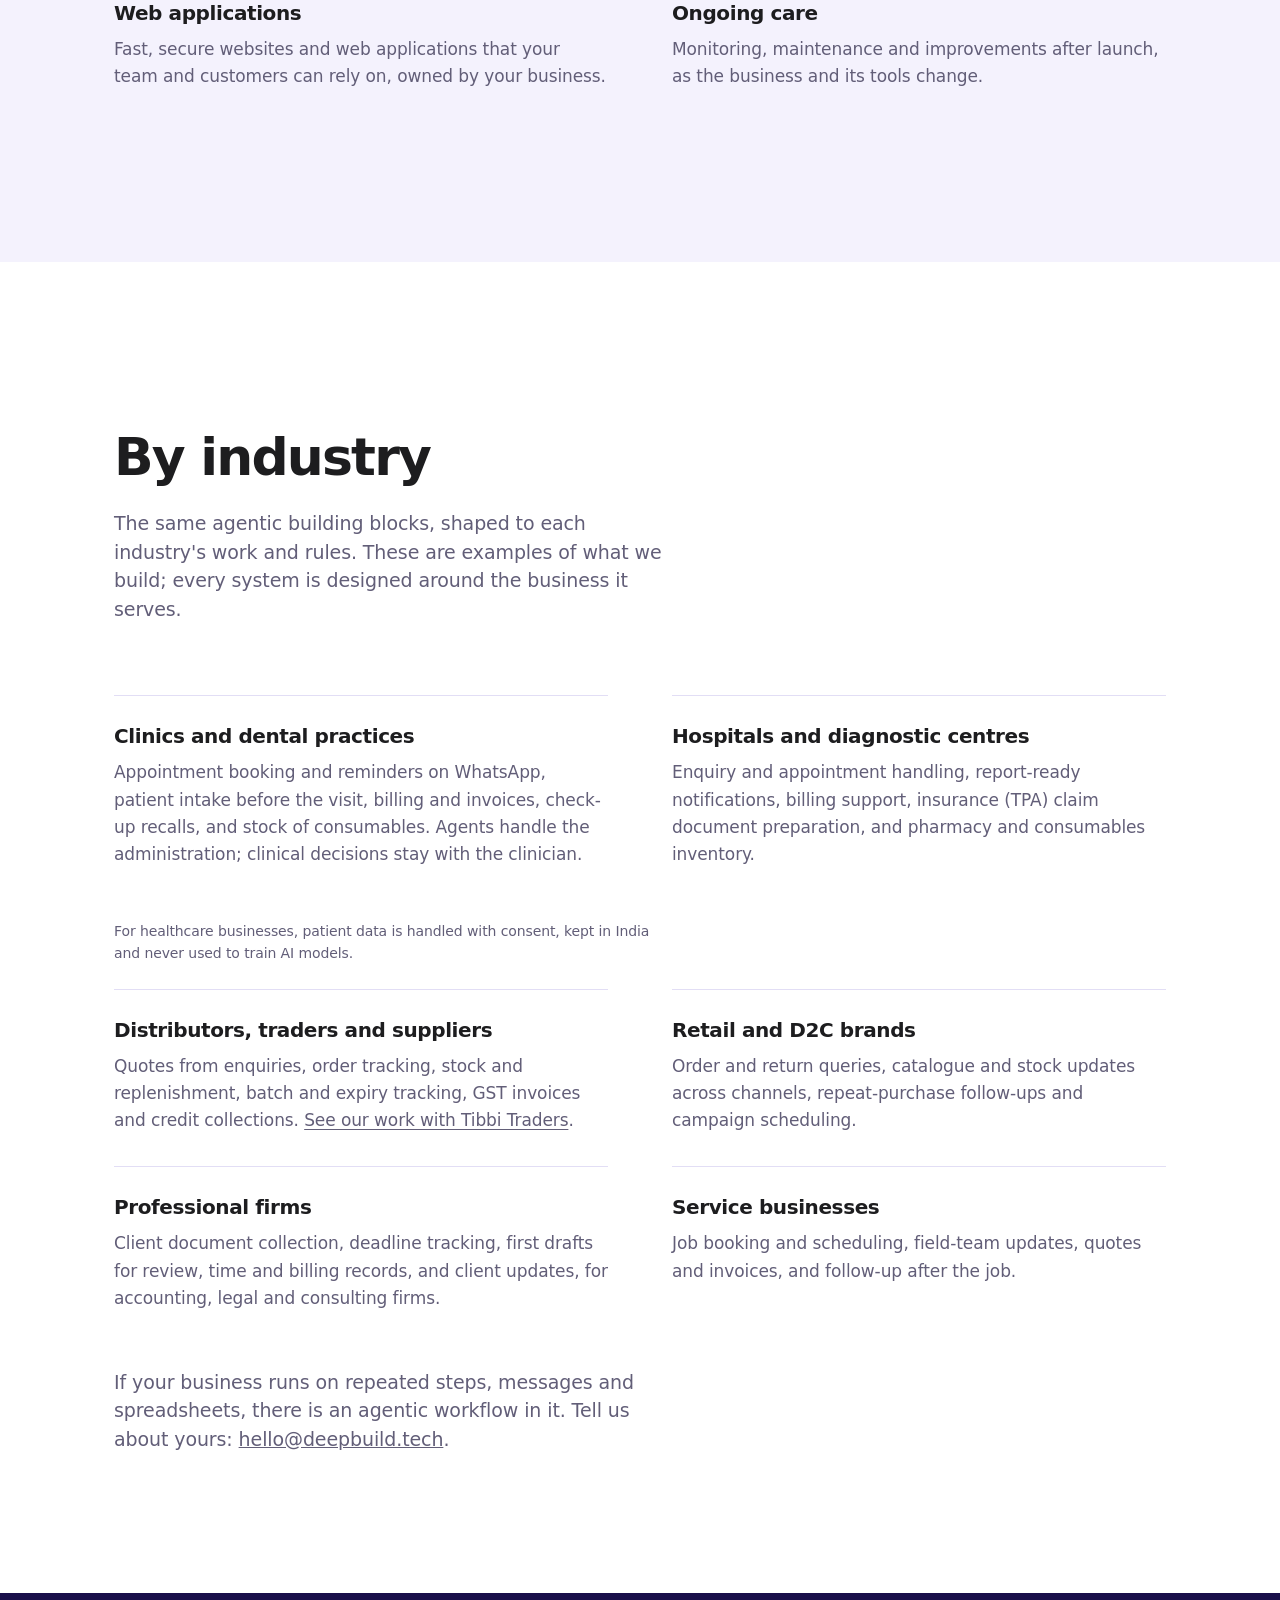
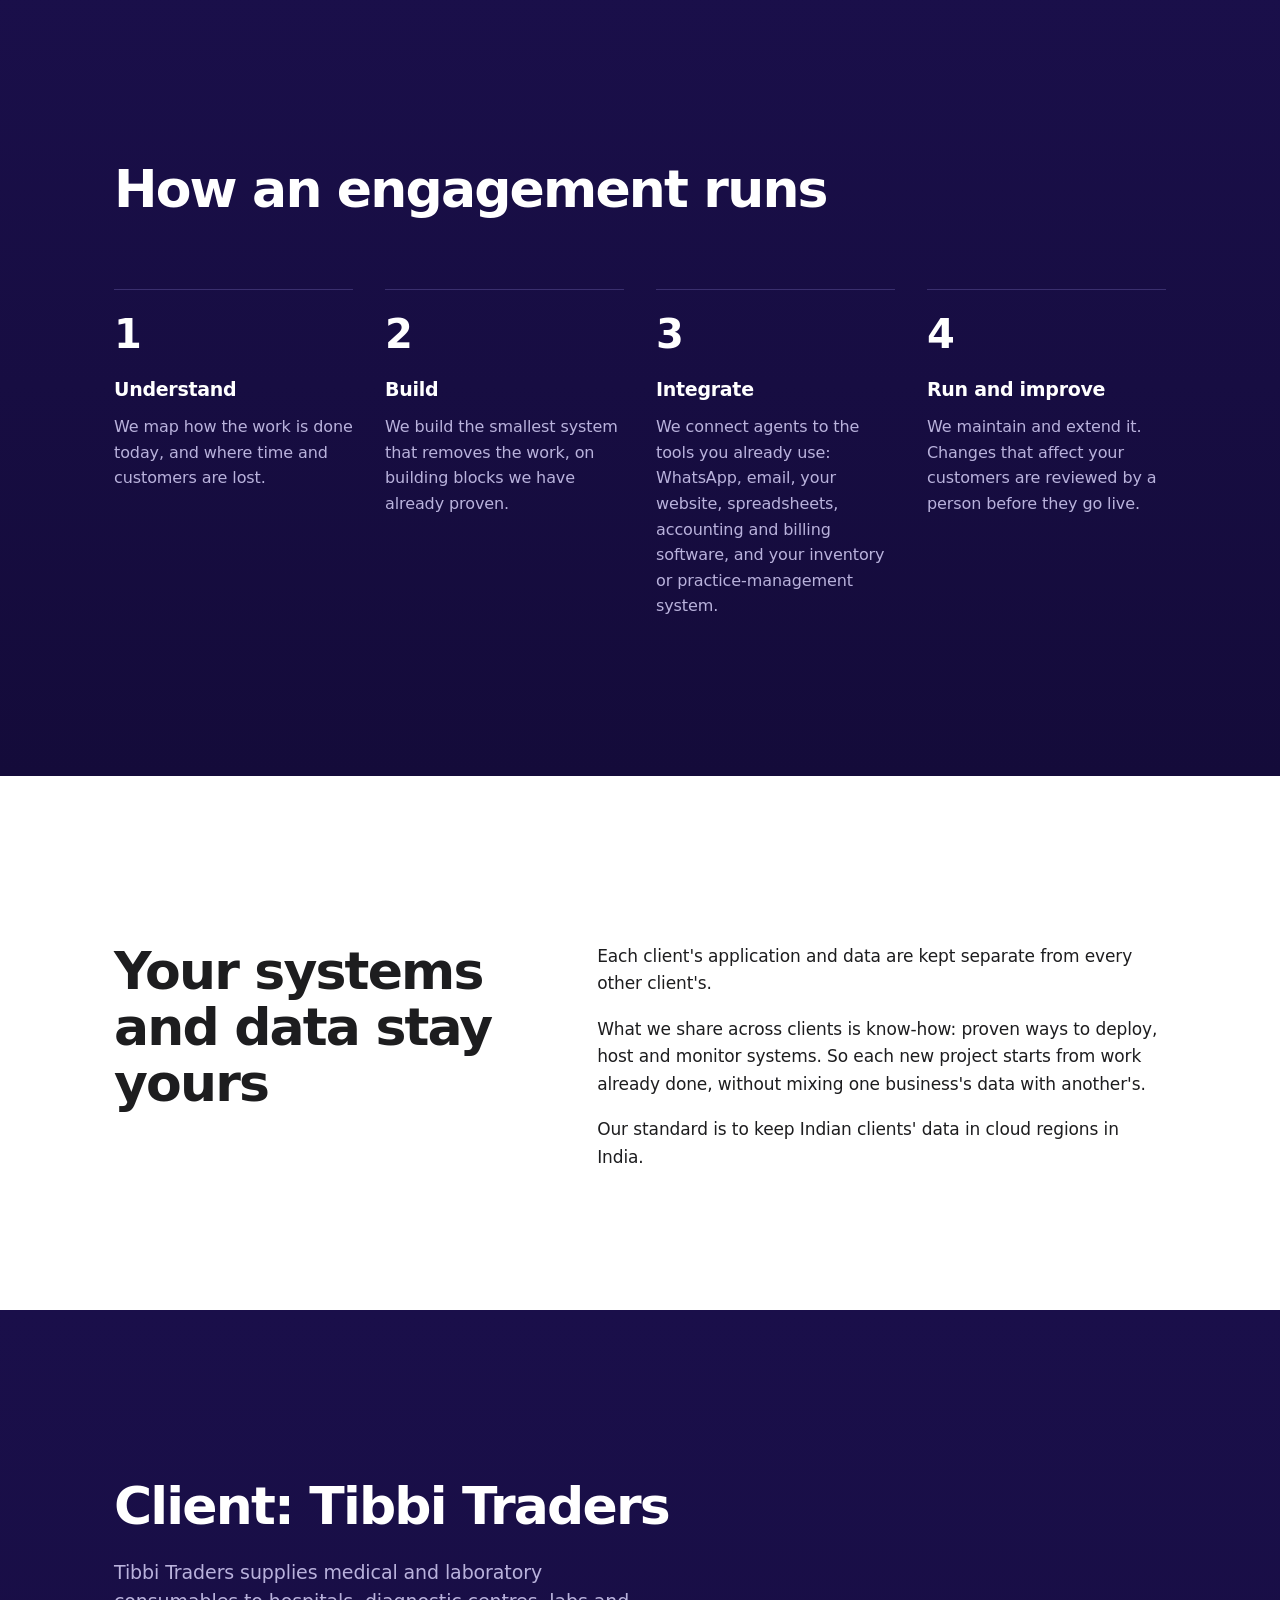
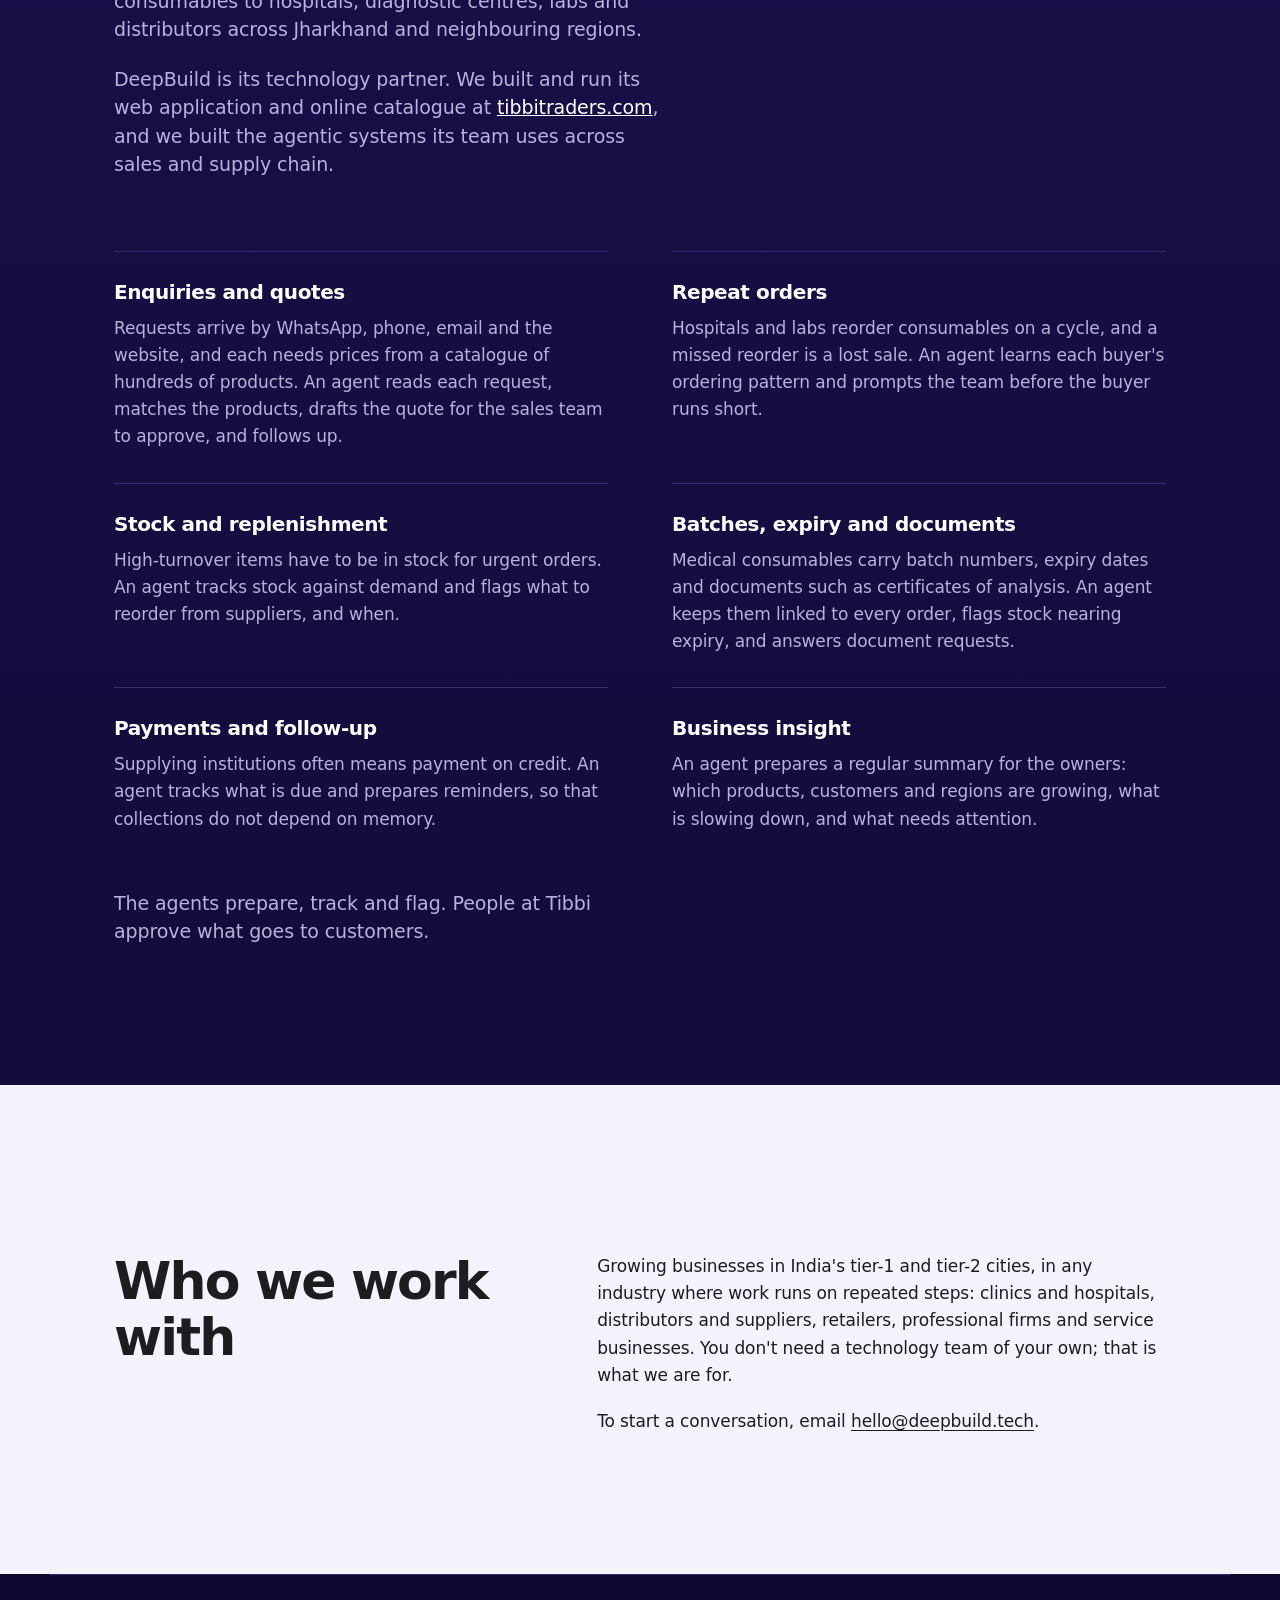
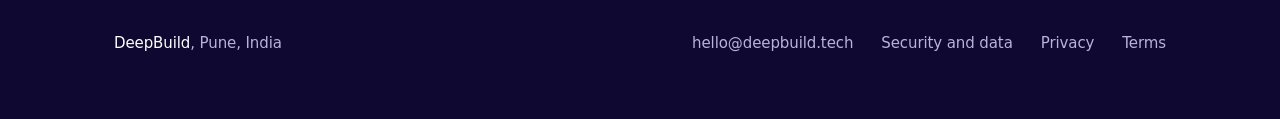
<file: services/index.html>
<!doctype html>
<html lang="en">
<head>
<meta charset="utf-8">
<meta name="referrer" content="strict-origin-when-cross-origin">
<meta name="viewport" content="width=device-width, initial-scale=1">
<meta http-equiv="Content-Security-Policy" content="default-src 'self'; img-src 'self' data:; style-src 'self'; script-src 'self'; object-src 'none'; base-uri 'self'; form-action 'none'; upgrade-insecure-requests">
<title>Agentic AI services for growing businesses | DeepBuild</title>
<meta name="description" content="Agentic AI systems, WhatsApp customer support, business automation, and supply-chain workflows for small and mid-sized businesses across India.">
<link rel="canonical" href="https://deepbuild.tech/services/">
<meta property="og:type" content="website">
<meta property="og:site_name" content="DeepBuild">
<meta property="og:locale" content="en_IN">
<meta property="og:title" content="Agentic AI services for growing businesses | DeepBuild">
<meta property="og:description" content="Agentic AI systems, WhatsApp customer support, business automation, and supply-chain workflows for small and mid-sized businesses across India.">
<meta property="og:url" content="https://deepbuild.tech/services/">
<meta property="og:image" content="https://deepbuild.tech/assets/og-image.png">
<meta property="og:image:width" content="1200">
<meta property="og:image:height" content="630">
<meta property="og:image:alt" content="DeepBuild logo">
<meta name="twitter:card" content="summary_large_image">
<link rel="icon" href="/favicon.svg" type="image/svg+xml">
<link rel="stylesheet" href="/assets/site.css">
<script src="/assets/site.js"></script>
<script type="application/ld+json">
{
  "@context": "https://schema.org",
  "@type": "BreadcrumbList",
  "itemListElement": [
    {
      "@type": "ListItem",
      "position": 1,
      "name": "DeepBuild",
      "item": "https://deepbuild.tech/"
    },
    {
      "@type": "ListItem",
      "position": 2,
      "name": "Services",
      "item": "https://deepbuild.tech/services/"
    }
  ]
}
</script>
</head>
<body>
<a class="skip" href="#main">Skip to content</a>
<header class="site-header">
  <div class="header-inner">
    <a class="brand" href="/" aria-label="DeepBuild home"><svg class="brand-mark" viewBox="0 0 24 24" aria-hidden="true" focusable="false"><rect width="24" height="24" rx="5.5" fill="#1d1d1f"/><rect x="6" y="6.6" width="6" height="2.6" rx="0.4" fill="#fff"/><rect x="6" y="10.7" width="9" height="2.6" rx="0.4" fill="#fff"/><rect x="6" y="14.8" width="12" height="2.6" rx="0.4" fill="#fff"/></svg><span class="brand-text">DeepBuild</span></a>
    <nav aria-label="Main">
      <ul>
        <li><a href="/services/" aria-current="page">Services</a></li>
        <li><a href="/products/">Products</a></li>
        <li><a href="/about/">About</a></li>
        <li><a href="/contact/">Contact</a></li>
      </ul>
    </nav>
  </div>
</header>
<main id="main">
<section class="band-light page-head">
  <div class="wrap">
    <h1 class="title" data-lines><span class="line"><span>Services</span></span></h1>
    <p class="lead fade" data-delay="300">We give growing businesses the agentic systems that large companies build in-house: AI agents connected to their tools, carrying out real workflows, with people approving what matters. We build them, integrate them and keep them running.</p>
  </div>
</section>

<section class="band band-mist" aria-labelledby="outcomes">
  <div class="wrap">
    <h2 id="outcomes" class="h2 line" data-reveal><span>Agentic workflows we build</span></h2>
    <ul class="points">
      <li class="fade"><h3>Invoicing and collections</h3><p>Invoices raised from orders and delivery notes and sent on time; payments tracked, reminders prepared and receipts matched to your accounts.</p></li>
      <li class="fade"><h3>Inventory and procurement</h3><p>Stock tracked against demand, reorders proposed before you run short, purchase orders drafted for approval and supplier follow-ups sent.</p></li>
      <li class="fade"><h3>Customer support and enquiries</h3><p>Website, WhatsApp and email requests captured and routed together. AI can handle routine questions and order-status updates, with conversations passed to a person when they need judgement or care.</p></li>
      <li class="fade"><h3>Lead generation and follow-up</h3><p>New leads found, recorded and followed up on time, so that interested customers are not lost between calls and messages.</p></li>
      <li class="fade"><h3>Documents and data entry</h3><p>Purchase orders, bills, forms and reports read and entered into your systems, with anything unclear flagged for a person.</p></li>
      <li class="fade"><h3>Scheduling and reminders</h3><p>Appointments booked and confirmed on WhatsApp, reminders and recalls sent, and missed appointments followed up.</p></li>
      <li class="fade"><h3>Reporting and insight</h3><p>A regular summary for owners: what is growing, what is slowing down and what needs a decision.</p></li>
      <li class="fade"><h3>Marketing</h3><p>Email, Instagram and other campaigns prepared and sent on a schedule, with the results recorded.</p></li>
      <li class="fade"><h3>Web applications</h3><p>Fast, secure websites and web applications that your team and customers can rely on, owned by your business.</p></li>
      <li class="fade"><h3>Ongoing care</h3><p>Monitoring, maintenance and improvements after launch, as the business and its tools change.</p></li>
    </ul>
  </div>
</section>

<section class="band band-light" id="industries" aria-labelledby="industries-h">
  <div class="wrap">
    <h2 id="industries-h" class="h2 line" data-reveal><span>By industry</span></h2>
    <p class="section-intro fade">The same agentic building blocks, shaped to each industry's work and rules. These are examples of what we build; every system is designed around the business it serves.</p>
    <ul class="points">
      <li class="fade"><h3>Clinics and dental practices</h3><p>Appointment booking and reminders on WhatsApp, patient intake before the visit, billing and invoices, check-up recalls, and stock of consumables. Agents handle the administration; clinical decisions stay with the clinician.</p></li>
      <li class="fade"><h3>Hospitals and diagnostic centres</h3><p>Enquiry and appointment handling, report-ready notifications, billing support, insurance (TPA) claim document preparation, and pharmacy and consumables inventory.</p></li>
    </ul>
    <p class="industry-note fade">For healthcare businesses, patient data is handled with consent, kept in India and never used to train AI models.</p>
    <ul class="points points-follow">
      <li class="fade"><h3>Distributors, traders and suppliers</h3><p>Quotes from enquiries, order tracking, stock and replenishment, batch and expiry tracking, GST invoices and credit collections. <a href="#tibbi">See our work with Tibbi Traders</a>.</p></li>
      <li class="fade"><h3>Retail and D2C brands</h3><p>Order and return queries, catalogue and stock updates across channels, repeat-purchase follow-ups and campaign scheduling.</p></li>
      <li class="fade"><h3>Professional firms</h3><p>Client document collection, deadline tracking, first drafts for review, time and billing records, and client updates, for accounting, legal and consulting firms.</p></li>
      <li class="fade"><h3>Service businesses</h3><p>Job booking and scheduling, field-team updates, quotes and invoices, and follow-up after the job.</p></li>
    </ul>
    <p class="section-intro fade">If your business runs on repeated steps, messages and spreadsheets, there is an agentic workflow in it. Tell us about yours: <a href="mailto:hello@deepbuild.tech">hello@deepbuild.tech</a>.</p>
  </div>
</section>

<section class="band band-dark" aria-labelledby="engagement">
  <div class="wrap">
    <h2 id="engagement" class="h2 line" data-reveal><span>How an engagement runs</span></h2>
    <ol class="steps">
      <li class="fade"><h3>Understand</h3><p>We map how the work is done today, and where time and customers are lost.</p></li>
      <li class="fade" data-delay="80"><h3>Build</h3><p>We build the smallest system that removes the work, on building blocks we have already proven.</p></li>
      <li class="fade" data-delay="160"><h3>Integrate</h3><p>We connect agents to the tools you already use: WhatsApp, email, your website, spreadsheets, accounting and billing software, and your inventory or practice-management system.</p></li>
      <li class="fade" data-delay="240"><h3>Run and improve</h3><p>We maintain and extend it. Changes that affect your customers are reviewed by a person before they go live.</p></li>
    </ol>
  </div>
</section>

<section class="band band-light" aria-labelledby="separate">
  <div class="wrap split">
    <h2 id="separate" class="h2 line" data-reveal><span>Your systems and data stay yours</span></h2>
    <div class="prose fade">
      <p>Each client's application and data are kept separate from every other client's.</p>
      <p>What we share across clients is know-how: proven ways to deploy, host and monitor systems. So each new project starts from work already done, without mixing one business's data with another's.</p>
      <p>Our standard is to keep Indian clients' data in cloud regions in India.</p>
    </div>
  </div>
</section>
<section class="band band-dark" id="tibbi" aria-labelledby="tibbi-h">
  <div class="wrap">
    <h2 id="tibbi-h" class="h2 line" data-reveal><span>Client: Tibbi Traders</span></h2>
    <div class="case fade">
      <p class="section-intro">Tibbi Traders supplies medical and laboratory consumables to hospitals, diagnostic centres, labs and distributors across Jharkhand and neighbouring regions.</p>
      <p class="section-intro">DeepBuild is its technology partner. We built and run its web application and online catalogue at <a href="https://www.tibbitraders.com/">tibbitraders.com</a>, and we built the agentic systems its team uses across sales and supply chain.</p>
    </div>
    <ul class="points">
      <li class="fade"><h3>Enquiries and quotes</h3><p>Requests arrive by WhatsApp, phone, email and the website, and each needs prices from a catalogue of hundreds of products. An agent reads each request, matches the products, drafts the quote for the sales team to approve, and follows up.</p></li>
      <li class="fade"><h3>Repeat orders</h3><p>Hospitals and labs reorder consumables on a cycle, and a missed reorder is a lost sale. An agent learns each buyer's ordering pattern and prompts the team before the buyer runs short.</p></li>
      <li class="fade"><h3>Stock and replenishment</h3><p>High-turnover items have to be in stock for urgent orders. An agent tracks stock against demand and flags what to reorder from suppliers, and when.</p></li>
      <li class="fade"><h3>Batches, expiry and documents</h3><p>Medical consumables carry batch numbers, expiry dates and documents such as certificates of analysis. An agent keeps them linked to every order, flags stock nearing expiry, and answers document requests.</p></li>
      <li class="fade"><h3>Payments and follow-up</h3><p>Supplying institutions often means payment on credit. An agent tracks what is due and prepares reminders, so that collections do not depend on memory.</p></li>
      <li class="fade"><h3>Business insight</h3><p>An agent prepares a regular summary for the owners: which products, customers and regions are growing, what is slowing down, and what needs attention.</p></li>
    </ul>
    <p class="section-intro fade">The agents prepare, track and flag. People at Tibbi approve what goes to customers.</p>
  </div>
</section>

<section class="band band-mist" aria-labelledby="who">
  <div class="wrap split">
    <h2 id="who" class="h2 line" data-reveal><span>Who we work with</span></h2>
    <div class="prose fade">
      <p>Growing businesses in India's tier-1 and tier-2 cities, in any industry where work runs on repeated steps: clinics and hospitals, distributors and suppliers, retailers, professional firms and service businesses. You don't need a technology team of your own; that is what we are for.</p>
      <p>To start a conversation, email <a href="mailto:hello@deepbuild.tech">hello@deepbuild.tech</a>.</p>
    </div>
  </div>
</section>
</main>
<footer class="site-footer">
  <div class="footer-inner">
    <p><span class="footer-brand">DeepBuild</span>, Pune, India</p>
    <ul>
      <li><a href="mailto:hello@deepbuild.tech">hello@deepbuild.tech</a></li>
      <li><a href="/security/">Security and data</a></li>
      <li><a href="/privacy/">Privacy</a></li>
      <li><a href="/terms/">Terms</a></li>
    </ul>
  </div>
</footer>
</body>
</html>
</file>
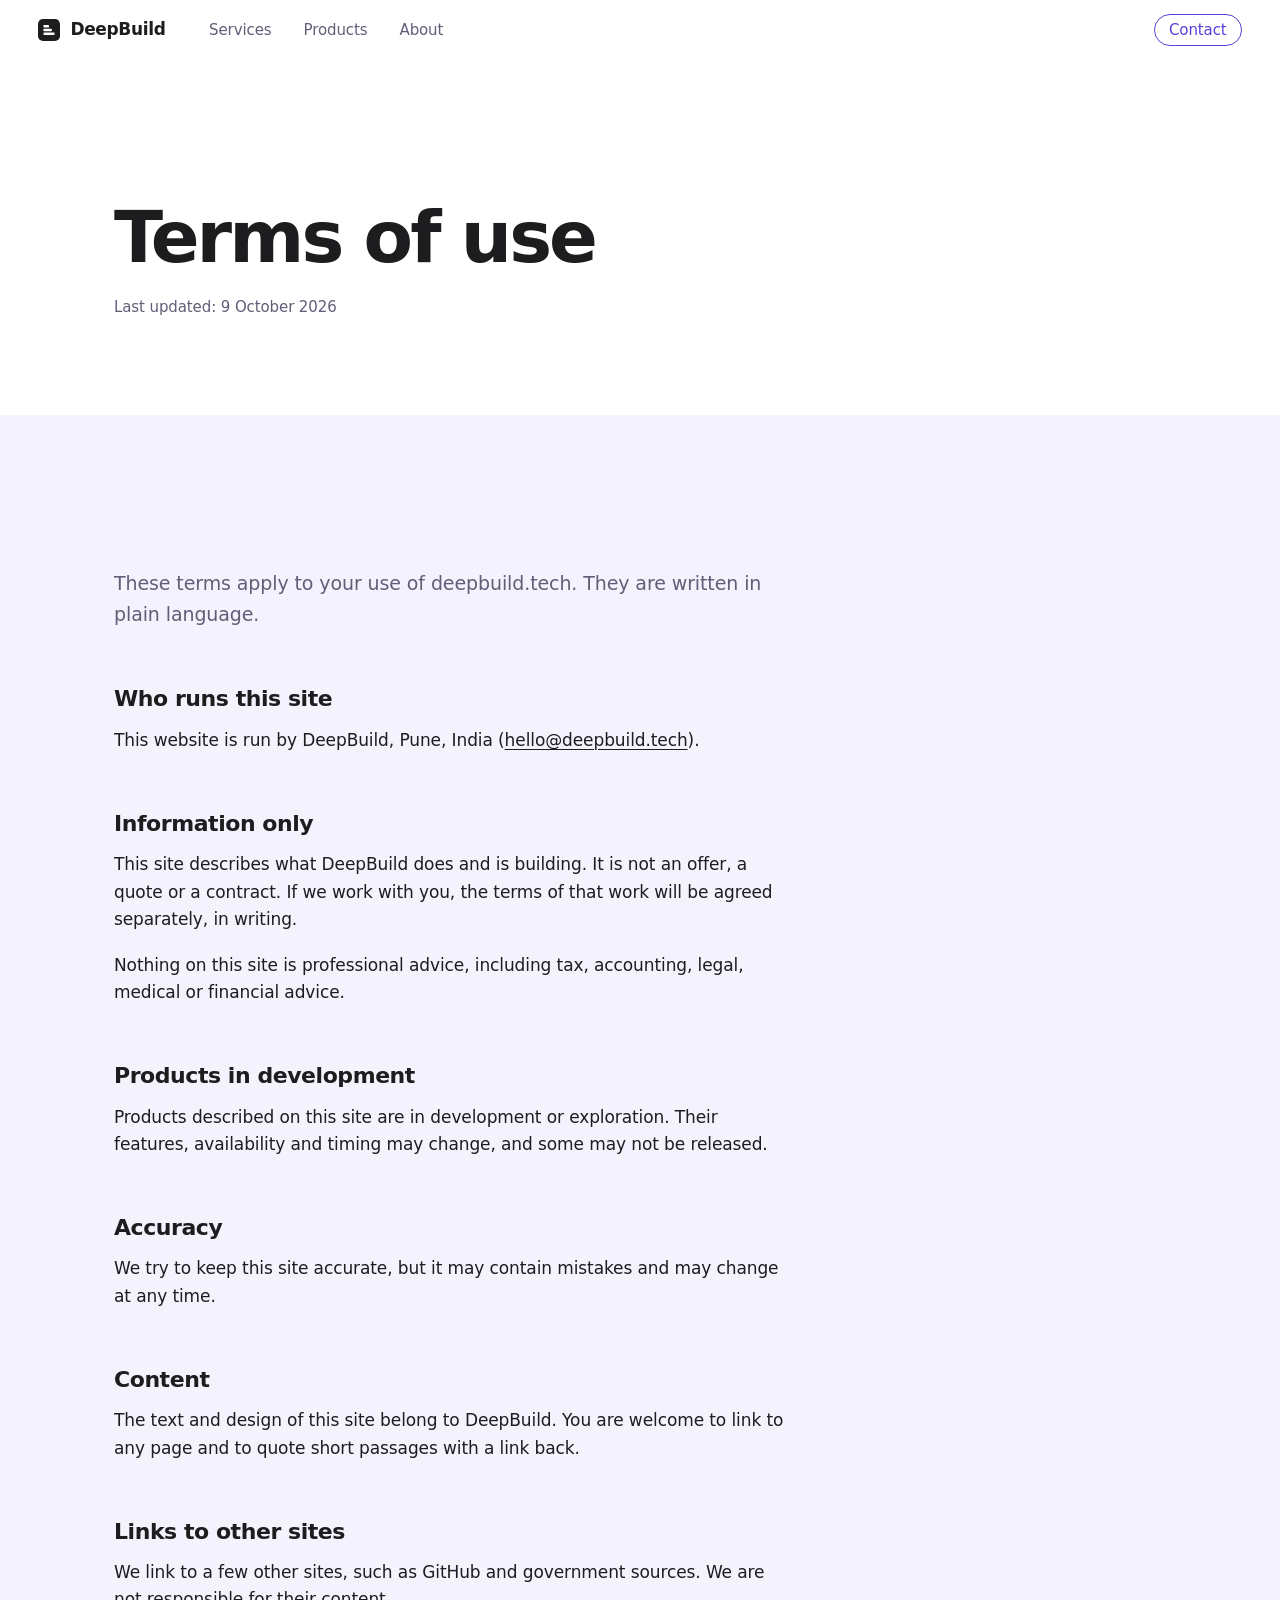
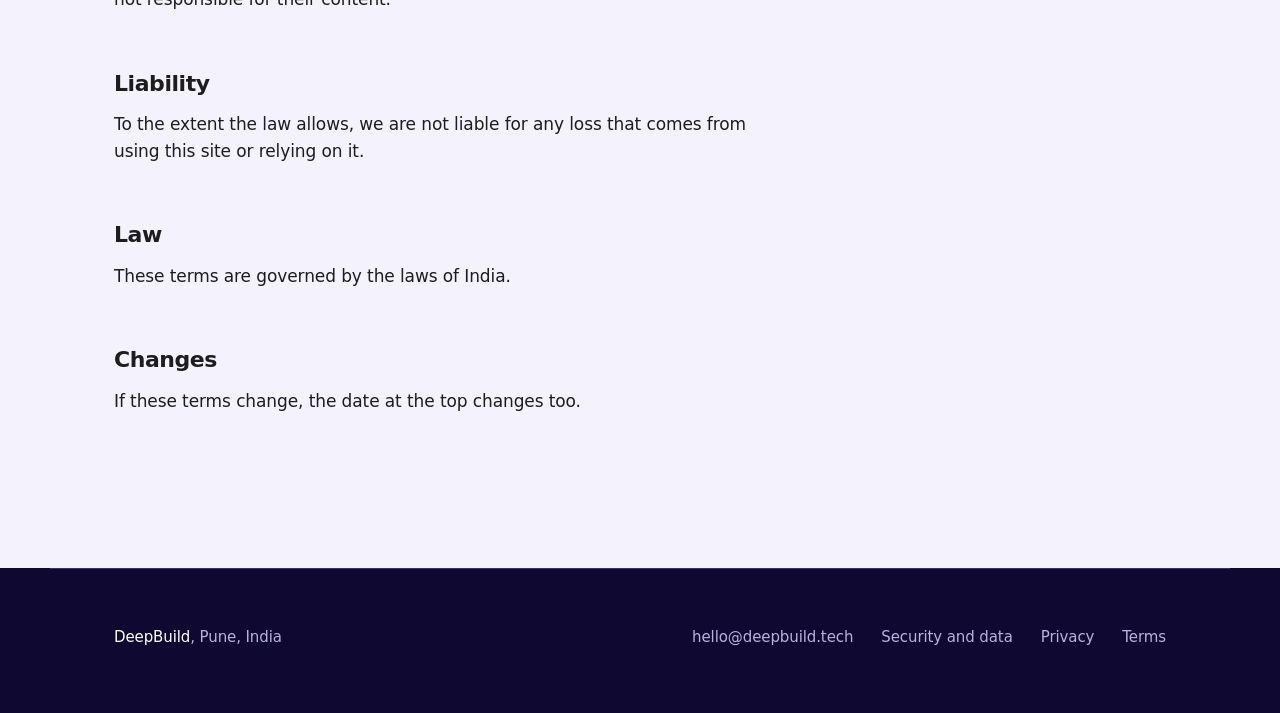
<file: terms/index.html>
<!doctype html>
<html lang="en">
<head>
<meta charset="utf-8">
<meta name="referrer" content="strict-origin-when-cross-origin">
<meta name="viewport" content="width=device-width, initial-scale=1">
<meta http-equiv="Content-Security-Policy" content="default-src 'self'; img-src 'self' data:; style-src 'self'; script-src 'self'; object-src 'none'; base-uri 'self'; form-action 'none'; upgrade-insecure-requests">
<title>Terms of use | DeepBuild</title>
<meta name="description" content="Terms of use for the DeepBuild website: information only, not an offer or professional advice, governed by the laws of India.">
<link rel="canonical" href="https://deepbuild.tech/terms/">
<meta property="og:type" content="website">
<meta property="og:site_name" content="DeepBuild">
<meta property="og:locale" content="en_IN">
<meta property="og:title" content="Terms of use | DeepBuild">
<meta property="og:description" content="Terms of use for the DeepBuild website: information only, not an offer or professional advice, governed by the laws of India.">
<meta property="og:url" content="https://deepbuild.tech/terms/">
<meta property="og:image" content="https://deepbuild.tech/assets/og-image.png">
<meta property="og:image:width" content="1200">
<meta property="og:image:height" content="630">
<meta property="og:image:alt" content="DeepBuild logo">
<meta name="twitter:card" content="summary_large_image">
<link rel="icon" href="/favicon.svg" type="image/svg+xml">
<link rel="stylesheet" href="/assets/site.css">
<script src="/assets/site.js"></script>
<script type="application/ld+json">
{
  "@context": "https://schema.org",
  "@type": "BreadcrumbList",
  "itemListElement": [
    {
      "@type": "ListItem",
      "position": 1,
      "name": "DeepBuild",
      "item": "https://deepbuild.tech/"
    },
    {
      "@type": "ListItem",
      "position": 2,
      "name": "Terms of use",
      "item": "https://deepbuild.tech/terms/"
    }
  ]
}
</script>
</head>
<body>
<a class="skip" href="#main">Skip to content</a>
<header class="site-header">
  <div class="header-inner">
    <a class="brand" href="/" aria-label="DeepBuild home"><svg class="brand-mark" viewBox="0 0 24 24" aria-hidden="true" focusable="false"><rect width="24" height="24" rx="5.5" fill="#1d1d1f"/><rect x="6" y="6.6" width="6" height="2.6" rx="0.4" fill="#fff"/><rect x="6" y="10.7" width="9" height="2.6" rx="0.4" fill="#fff"/><rect x="6" y="14.8" width="12" height="2.6" rx="0.4" fill="#fff"/></svg><span class="brand-text">DeepBuild</span></a>
    <nav aria-label="Main">
      <ul>
        <li><a href="/services/">Services</a></li>
        <li><a href="/products/">Products</a></li>
        <li><a href="/about/">About</a></li>
        <li><a href="/contact/">Contact</a></li>
      </ul>
    </nav>
  </div>
</header>
<main id="main">
<section class="band-light page-head">
  <div class="wrap">
    <h1 class="title" data-lines><span class="line"><span>Terms of use</span></span></h1>
    <p class="meta fade" data-delay="300">Last updated: 9 October 2026</p>
  </div>
</section>

<section class="band band-mist legal">
  <div class="wrap">
    <div class="prose">
      <p>These terms apply to your use of deepbuild.tech. They are written in plain language.</p>

      <h2>Who runs this site</h2>
      <p>This website is run by DeepBuild, Pune, India (<a href="mailto:hello@deepbuild.tech">hello@deepbuild.tech</a>).</p>

      <h2>Information only</h2>
      <p>This site describes what DeepBuild does and is building. It is not an offer, a quote or a contract. If we work with you, the terms of that work will be agreed separately, in writing.</p>
      <p>Nothing on this site is professional advice, including tax, accounting, legal, medical or financial advice.</p>

      <h2>Products in development</h2>
      <p>Products described on this site are in development or exploration. Their features, availability and timing may change, and some may not be released.</p>

      <h2>Accuracy</h2>
      <p>We try to keep this site accurate, but it may contain mistakes and may change at any time.</p>

      <h2>Content</h2>
      <p>The text and design of this site belong to DeepBuild. You are welcome to link to any page and to quote short passages with a link back.</p>

      <h2>Links to other sites</h2>
      <p>We link to a few other sites, such as GitHub and government sources. We are not responsible for their content.</p>

      <h2>Liability</h2>
      <p>To the extent the law allows, we are not liable for any loss that comes from using this site or relying on it.</p>

      <h2>Law</h2>
      <p>These terms are governed by the laws of India.</p>

      <h2>Changes</h2>
      <p>If these terms change, the date at the top changes too.</p>
    </div>
  </div>
</section>
</main>
<footer class="site-footer">
  <div class="footer-inner">
    <p><span class="footer-brand">DeepBuild</span>, Pune, India</p>
    <ul>
      <li><a href="mailto:hello@deepbuild.tech">hello@deepbuild.tech</a></li>
      <li><a href="/security/">Security and data</a></li>
      <li><a href="/privacy/">Privacy</a></li>
      <li><a href="/terms/">Terms</a></li>
    </ul>
  </div>
</footer>
</body>
</html>
</file>
<file: assets/site.css>
/*
  DeepBuild.Tech: site styles. Monochrome; no build step; no external requests.

  Palette and WCAG contrast (computed, text on background):
    ink    #1d1d1f on white  #ffffff  16.83:1
    ink    #1d1d1f on mist   #f5f5f7  15.46:1
    grey   #6e6e73 on white  #ffffff   5.07:1
    grey   #6e6e73 on mist   #f5f5f7   4.66:1
    white  #ffffff on black  #000000  21.00:1
    mist   #f5f5f7 on black  #000000  19.29:1
    silver #a1a1a6 on black  #000000   8.16:1
  Hairlines (#d2d2d7 on light, #424245 on black) are decorative only and never carry text.

  Shape rule: interactive controls are full pills; everything else is square.
  Motion rule: the opening h1 rises out of a mask on load; content below settles into place
  on scroll but is never hidden; the Home statement brightens word by word with scroll.
  All motion is off under reduced motion, and nothing is hidden unless JavaScript has run
  (html.js). See the reliability rule above the motion block.
*/

:root {
  --white: #ffffff;
  --mist: #f4f2fd;
  --ink: #1d1d1f;
  --black: #140b3a;
  --grey: #625e78;
  --silver: #b9b2dc;
  --line: #e2def5;
  --line-dark: #3a2f6e;

  --font: -apple-system, BlinkMacSystemFont, system-ui, "Segoe UI", Roboto, "Helvetica Neue", Arial, sans-serif;
  --ease: cubic-bezier(0.16, 1, 0.3, 1);
  --gutter: clamp(20px, 5vw, 64px);
  --max: 1180px;
  --header-h: 60px;
  color-scheme: light;
}

*, *::before, *::after { box-sizing: border-box; }

html {
  -webkit-text-size-adjust: 100%;
  text-size-adjust: 100%;
  scroll-padding-top: calc(var(--header-h) + 16px);
}

body {
  margin: 0;
  background: var(--white);
  color: var(--ink);
  font-family: var(--font);
  font-size: 1.0625rem;
  line-height: 1.6;
  letter-spacing: -0.006em;
  -webkit-font-smoothing: antialiased;
  -moz-osx-font-smoothing: grayscale;
  overflow-x: hidden;
}

h1, h2, h3 { margin: 0; font-weight: 600; color: inherit; }
p, ul { margin: 0; }
a { color: inherit; }

::selection { background: var(--ink); color: var(--white); }
.band-dark ::selection { background: var(--white); color: var(--black); }

:focus-visible {
  outline: 2px solid currentColor;
  outline-offset: 3px;
  border-radius: 4px;
}

/* ---------- skip link ---------- */
.skip {
  position: absolute;
  left: 12px;
  top: -100px;
  z-index: 100;
  padding: 10px 18px;
  border-radius: 999px;
  background: var(--ink);
  color: var(--white);
  text-decoration: none;
  font-size: 0.9375rem;
}
.skip:focus { top: 12px; }

/* ---------- header ---------- */
.site-header {
  position: sticky;
  top: 0;
  z-index: 50;
  height: var(--header-h);
  background: rgba(255, 255, 255, 0);
  border-bottom: 1px solid transparent;
  transition: background-color 0.4s var(--ease), border-color 0.4s var(--ease),
              -webkit-backdrop-filter 0.4s var(--ease), backdrop-filter 0.4s var(--ease);
}
.site-header.is-scrolled {
  background: rgba(255, 255, 255, 0.78);
  -webkit-backdrop-filter: saturate(180%) blur(20px);
  backdrop-filter: saturate(180%) blur(20px);
  border-bottom-color: rgba(0, 0, 0, 0.08);
}
.header-inner {
  max-width: var(--max);
  height: 100%;
  margin: 0 auto;
  padding: 0 var(--gutter);
  display: flex;
  align-items: center;
  justify-content: space-between;
  gap: 24px;
}
.brand {
  display: inline-flex;
  align-items: center;
  gap: 10px;
  font-weight: 600;
  font-size: 1.0625rem;
  letter-spacing: -0.02em;
  text-decoration: none;
  white-space: nowrap;
}
.brand-mark { width: 22px; height: 22px; flex: none; }
.site-header ul {
  list-style: none;
  padding: 0;
  display: flex;
  gap: clamp(14px, 3vw, 32px);
}
.site-header nav a {
  position: relative;
  font-size: 0.9375rem;
  color: var(--grey);
  text-decoration: none;
  white-space: nowrap;
  transition: color 0.25s var(--ease);
}
.site-header nav a:hover,
.site-header nav a[aria-current="page"] { color: var(--ink); }
.site-header nav a::after {
  content: "";
  position: absolute;
  left: 0; right: 0; bottom: -4px;
  height: 1px;
  background: currentColor;
  transform: scaleX(0);
  transform-origin: left;
  transition: transform 0.35s var(--ease);
}
.site-header nav a:hover::after,
.site-header nav a[aria-current="page"]::after { transform: scaleX(1); }

@media (max-width: 600px) {
  .site-header ul { gap: 16px; }
  .site-header nav a { font-size: 0.875rem; }
}
/* on phones the mark stands in for the wordmark; the link keeps its aria-label */
@media (max-width: 460px) {
  .brand-text { display: none; }
  .brand-mark { width: 26px; height: 26px; }
}

/* ---------- bands (full-bleed sections) ---------- */
.band { padding: clamp(80px, 12vw, 160px) 0; }
.band-light { background: var(--white); color: var(--ink); }
.band-mist { background: var(--mist); color: var(--ink); }
.band-dark { background: var(--black); color: var(--white); }
.wrap {
  max-width: var(--max);
  margin: 0 auto;
  padding: 0 var(--gutter);
}

/* ---------- type scale ---------- */
.display {
  font-size: clamp(2.125rem, 9.2vw, 5.75rem);
  line-height: 1.02;
  letter-spacing: -0.045em;
  max-width: none;
}
.title {
  font-size: clamp(2.4rem, 6vw, 4.5rem);
  line-height: 1.04;
  letter-spacing: -0.04em;
}
.h2 {
  font-size: clamp(1.9rem, 4.2vw, 3.25rem);
  line-height: 1.08;
  letter-spacing: -0.035em;
}
.h3 {
  font-size: clamp(1.4rem, 2.4vw, 1.875rem);
  line-height: 1.15;
  letter-spacing: -0.025em;
}
.lead {
  font-size: clamp(1.1875rem, 2vw, 1.4375rem);
  line-height: 1.45;
  letter-spacing: -0.015em;
  color: var(--grey);
  max-width: 40ch;
}
.band-dark .lead, .band-dark .muted { color: var(--silver); }
.muted { color: var(--grey); }
.prose { max-width: 62ch; }
.prose p + p, .prose p + ul, .prose ul + p { margin-top: 1.1em; }
.prose a, .lead a, .statement a { text-underline-offset: 0.18em; text-decoration-thickness: 1px; }
.meta { font-size: 0.9375rem; color: var(--grey); margin-top: 20px; }

/* ---------- buttons ---------- */
.actions { display: flex; flex-wrap: wrap; gap: 14px; margin-top: 44px; }
.button {
  display: inline-flex;
  align-items: center;
  justify-content: center;
  min-height: 48px;
  padding: 0 26px;
  border-radius: 999px;
  border: 1px solid var(--ink);
  font-size: 1rem;
  font-weight: 500;
  text-decoration: none;
  white-space: nowrap;
  color: var(--ink);
  background: transparent;
  transition: transform 0.25s var(--ease), background-color 0.25s var(--ease), color 0.25s var(--ease);
}
.button:hover { background: var(--ink); color: var(--white); }
.button.primary { background: var(--ink); color: var(--white); }
.button.primary:hover { background: #4a31c2; border-color: #4a31c2; }
.button:active { transform: scale(0.97); }

/* ---------- home hero ---------- */
.hero {
  min-height: min(calc(100svh - var(--header-h)), 940px);
  display: flex;
  align-items: center;
  padding: clamp(56px, 9vw, 96px) 0 clamp(72px, 10vw, 120px);
}
.hero > .wrap { width: 100%; min-width: 0; }
.hero .lead { margin-top: 32px; max-width: 46ch; }
.hero-rule {
  height: 1px;
  background: var(--line);
  margin-top: clamp(56px, 8vw, 96px);
  transform-origin: left;
}

/* ---------- home: work (two columns, hairline divided) ---------- */
.work-head { max-width: 18ch; }
.work {
  display: grid;
  grid-template-columns: 1fr 1fr;
  margin-top: clamp(48px, 7vw, 88px);
  border-top: 1px solid var(--line-dark);
}
.work article { padding: 40px 48px 8px 0; }
.work article + article { padding-left: 48px; border-left: 1px solid var(--line-dark); }
.work p { margin-top: 18px; color: var(--silver); max-width: 44ch; }
@media (max-width: 760px) {
  .work { grid-template-columns: 1fr; }
  .work article { padding: 32px 0 8px; }
  .work article + article { padding-left: 0; border-left: 0; border-top: 1px solid var(--line-dark); margin-top: 32px; }
}

/* ---------- home: statement ---------- */
.statement {
  margin-top: 40px;
  font-size: clamp(1.75rem, 4.1vw, 3.25rem);
  line-height: 1.18;
  letter-spacing: -0.03em;
  font-weight: 600;
  max-width: 26ch;
}
.statement .w { transition: color 0.2s linear; }

/* ---------- home: where we are ---------- */
.closing { display: grid; gap: 28px; }
.closing p { font-size: clamp(1.1875rem, 2vw, 1.4375rem); line-height: 1.45; max-width: 40ch; }

/* ---------- inner pages ---------- */
.page-head { padding: clamp(72px, 11vw, 140px) 0 clamp(56px, 8vw, 96px); }
.page-head .lead { margin-top: 28px; }
.page-head .title { max-width: 16ch; }

.split {
  display: grid;
  grid-template-columns: minmax(0, 5fr) minmax(0, 7fr);
  gap: clamp(32px, 6vw, 96px);
  align-items: start;
}
.split > .h2 { position: sticky; top: calc(var(--header-h) + 32px); }
@media (max-width: 860px) {
  .split { grid-template-columns: 1fr; }
  .split > .h2 { position: static; }
}

.ticks { list-style: none; padding: 0; border-top: 1px solid var(--line); }
.band-dark .ticks { border-top-color: var(--line-dark); }
.ticks li {
  padding: 14px 0;
  border-bottom: 1px solid var(--line);
  font-size: 1.1875rem;
  letter-spacing: -0.015em;
}
.band-dark .ticks li { border-bottom-color: var(--line-dark); }

.legal .prose h2 {
  font-size: 1.375rem;
  line-height: 1.25;
  letter-spacing: -0.02em;
  margin-top: 56px;
  margin-bottom: 14px;
}
.legal .prose h2:first-of-type { margin-top: 0; }
.legal .prose > p:first-child { font-size: 1.1875rem; color: var(--grey); margin-bottom: 56px; }


/* ---------- footer ---------- */
.site-footer {
  background: var(--black);
  color: var(--silver);
  font-size: 0.9375rem;
}
.footer-inner {
  max-width: var(--max);
  margin: 0 auto;
  padding: 56px var(--gutter) 64px;
  display: flex;
  flex-wrap: wrap;
  justify-content: space-between;
  align-items: center;
  gap: 24px;
  border-top: 1px solid var(--line-dark);
}
.site-footer ul { list-style: none; padding: 0; display: flex; flex-wrap: wrap; gap: 8px 28px; }
.site-footer a { text-decoration: none; color: var(--silver); transition: color 0.25s var(--ease); }
.site-footer a:hover { color: var(--white); }
.footer-brand { color: var(--white); }

/* ---------- motion (only after JS marks the page) ---------- */
.line { display: block; }
.line > span { display: block; }

/*
  Reliability rule (audit 2026-10-09): no text is ever hidden. Every word is visible from the
  first paint; motion only moves it a few pixels (the opening rises on load, content below
  settles as it scrolls into view). Screenshot tools, full-page captures and automated
  reviewers capture at load and never scroll, so anything waiting for an animation or a
  scroll would be missing from what they record. site.js also completes the opening after
  1.5 s in case an observer never fires.
*/
@media (prefers-reduced-motion: no-preference) {
  /* opening: headline lines rise into place on load (visible throughout) */
  html.js [data-lines] .line > span {
    transform: translateY(0.35em);
    transition: transform 1s var(--ease);
    transition-delay: calc(var(--i, 0) * 70ms);
  }
  html.js [data-lines].is-in .line > span { transform: none; }

  html.js :is(.hero, .page-head, .notfound) .fade {
    transform: translateY(14px);
    transition: transform 0.9s var(--ease);
    transition-delay: var(--d, 0ms);
  }
  html.js :is(.hero, .page-head, .notfound) .fade.is-in { transform: none; }

  /* below the opening: always visible, a small settle as it enters */
  html.js .line[data-reveal] > span,
  html.js main > .band:not(.hero) .fade {
    transform: translateY(14px);
    transition: transform 0.9s var(--ease);
    transition-delay: var(--d, 0ms);
  }
  html.js .line[data-reveal].is-in > span,
  html.js main > .band:not(.hero) .fade.is-in { transform: none; }

  html.js .hero-rule { transform: scaleX(0); transition: transform 1.6s var(--ease) 0.5s; }
  html.js .hero-rule.is-in { transform: scaleX(1); }

  /* unlit words: #86868b on white = 3.6:1, above the 3:1 large-text minimum (text is 28px+ semibold) */
  html.js .statement .w { color: #86868b; }
  html.js .statement .w.is-lit { color: var(--ink); }
}

@media (prefers-reduced-motion: reduce) {
  *, *::before, *::after { transition: none !important; animation: none !important; scroll-behavior: auto !important; }
}

/* ---------- 404 ---------- */
.notfound { min-height: calc(100svh - var(--header-h) - 160px); display: flex; align-items: center; }
.notfound .prose { margin-top: 28px; }

/* ---------- content components (v2) ---------- */
.section-intro { max-width: 46ch; margin-top: 24px; color: var(--grey); font-size: 1.1875rem; line-height: 1.5; }
.band-dark .section-intro { color: var(--silver); }

.more { display: inline-block; margin-top: 28px; font-weight: 500; text-decoration: none; border-bottom: 1px solid currentColor; padding-bottom: 2px; transition: opacity 0.25s var(--ease); }
.more:hover { opacity: 0.65; }

/* status: a quiet outlined pill; sentence case */
.status {
  display: inline-block;
  padding: 3px 12px;
  border: 1px solid currentColor;
  border-radius: 999px;
  font-size: 0.8125rem;
  font-weight: 500;
  letter-spacing: 0;
  line-height: 1.5;
  white-space: nowrap;
}

/* product rows on Home */
.rows { margin-top: clamp(40px, 6vw, 72px); border-top: 1px solid var(--line); }
.rows > a {
  display: grid;
  grid-template-columns: minmax(0, 3fr) minmax(0, 5fr) auto;
  gap: 24px;
  align-items: baseline;
  padding: 28px 0;
  border-bottom: 1px solid var(--line);
  text-decoration: none;
  transition: padding-left 0.4s var(--ease);
}
.rows > a:hover { padding-left: 12px; }
.rows .row-domain { color: var(--grey); }
.rows .row-name { font-size: 1.3125rem; font-weight: 600; letter-spacing: -0.02em; }
.rows .row-name span { display: block; margin-top: 6px; font-size: 1rem; font-weight: 400; color: var(--grey); letter-spacing: -0.006em; }
@media (max-width: 760px) {
  .rows > a { grid-template-columns: 1fr; gap: 8px; }
  .rows .status { justify-self: start; }
}

/* principles / points: hairline-topped grid, no cards */
.points { list-style: none; padding: 0; display: grid; grid-template-columns: repeat(2, minmax(0, 1fr)); gap: 0 clamp(32px, 5vw, 72px); margin-top: clamp(40px, 6vw, 72px); }
.points > li { padding: 28px 0 32px; border-top: 1px solid var(--line); }
.band-dark .points > li { border-top-color: var(--line-dark); }
.points h3 { font-size: 1.25rem; letter-spacing: -0.02em; line-height: 1.25; }
.points p { margin-top: 10px; color: var(--grey); }
.band-dark .points p { color: var(--silver); }
@media (max-width: 760px) { .points { grid-template-columns: 1fr; } }

/* numbered steps: a real sequence */
.steps { list-style: none; padding: 0; counter-reset: step; margin-top: clamp(40px, 6vw, 72px); display: grid; grid-template-columns: repeat(4, minmax(0, 1fr)); gap: 0 32px; }
.steps > li { counter-increment: step; padding-top: 24px; border-top: 1px solid var(--line-dark); }
.steps > li::before { content: counter(step); display: block; font-size: 2.5rem; font-weight: 600; letter-spacing: -0.04em; line-height: 1; margin-bottom: 20px; }
.steps h3 { font-size: 1.1875rem; letter-spacing: -0.015em; }
.steps p { margin-top: 10px; color: var(--silver); font-size: 1rem; }
@media (max-width: 960px) { .steps { grid-template-columns: repeat(2, minmax(0, 1fr)); gap: 40px 32px; } }
@media (max-width: 560px) { .steps { grid-template-columns: 1fr; } }

/* product detail */
.product-head { display: flex; flex-wrap: wrap; align-items: center; gap: 12px 20px; }
.product-domain { color: var(--grey); font-size: 1rem; margin-bottom: 14px; }
.band-dark .product-domain { color: var(--silver); }
.product-body { display: grid; grid-template-columns: minmax(0, 4fr) minmax(0, 7fr); gap: clamp(32px, 6vw, 96px); margin-top: clamp(40px, 6vw, 64px); align-items: start; }
@media (max-width: 860px) { .product-body { grid-template-columns: 1fr; } }
.facts { margin: 0; border-top: 1px solid var(--line); }
.band-dark .facts { border-top-color: var(--line-dark); }
.facts > div { padding: 14px 0; border-bottom: 1px solid var(--line); }
.band-dark .facts > div { border-bottom-color: var(--line-dark); }
.facts dt { font-size: 0.875rem; color: var(--grey); }
.band-dark .facts dt { color: var(--silver); }
.facts dd { margin: 4px 0 0; }
.product-body .prose h3 { font-size: 1.25rem; letter-spacing: -0.02em; margin-top: 40px; margin-bottom: 12px; }
.product-body .prose h3:first-child { margin-top: 0; }
.product-body .prose ul { padding-left: 1.1em; }
.product-body .prose li + li { margin-top: 6px; }

/* status groups on Security & data */
.groups { display: grid; gap: clamp(48px, 7vw, 80px); }
.group-head { display: flex; flex-wrap: wrap; align-items: center; gap: 12px 16px; }
.group-list { list-style: none; padding: 0; margin-top: 24px; border-top: 1px solid var(--line); max-width: 72ch; }
.band-dark .group-list { border-top-color: var(--line-dark); }
.group-list li { padding: 16px 0; border-bottom: 1px solid var(--line); }
.band-dark .group-list li { border-bottom-color: var(--line-dark); }
.group-list li span { display: block; margin-top: 4px; font-size: 0.9375rem; color: var(--grey); }
.band-dark .group-list li span { color: var(--silver); }

.case { max-width: 62ch; }
.case p + p { margin-top: 1.1em; }
.band-dark .case a { color: var(--white); }

/* ---------- home: workflow diagram ----------
   The diagram sits inside the dark two-lines-of-work section. Wide screens show a centered
   SVG; below 1080px a stacked HTML version keeps the labels readable. */
.diagram { margin: clamp(44px, 6vw, 72px) 0 0; }
.diagram-img {
  display: block;
  width: min(100%, 940px);
  max-width: 100%;
  margin-inline: auto;
  height: auto;
  aspect-ratio: 1230 / 580;
}
.diagram-stack { display: none; }
.diagram figcaption { margin-top: 24px; max-width: 62ch; font-size: 0.875rem; color: var(--grey); }
.band-dark .diagram figcaption { color: var(--silver); }

@media (max-width: 1079px) {
  .diagram-img { display: none; }
  .diagram-stack { display: grid; gap: 16px; }
}
.ds-shared { background: var(--mist); padding: 22px 20px; }
.ds-card { border: 1px solid var(--line); padding: 24px 20px; }
.ds-label { font-size: 0.8125rem; font-weight: 600; color: var(--grey); }
.ds-heading { margin-top: 10px; font-size: 1.375rem; font-weight: 600; letter-spacing: -0.02em; line-height: 1.2; }
.ds-body { margin-top: 6px; color: var(--grey); }
.ds-small { margin-top: 18px; font-size: 0.9375rem; color: var(--grey); }

.ds-chain, .ds-steps, .ds-products { list-style: none; padding: 0; margin: 14px 0 0; }
.ds-chain li { font-weight: 500; }
.ds-chain li + li::before { content: "\2193"; display: block; color: var(--grey); line-height: 1.6; }

.ds-steps { counter-reset: dstep; display: grid; gap: 8px; margin-top: 18px; }
.ds-steps li { counter-increment: dstep; display: flex; gap: 12px; align-items: baseline; padding: 12px 14px; background: var(--mist); }
.ds-steps li::before { content: counter(dstep); font-weight: 600; }

.ds-products { display: grid; gap: 8px; margin-top: 18px; }
.ds-products li { display: grid; grid-template-columns: 1fr auto; gap: 2px 12px; align-items: center; padding: 12px 14px; background: var(--mist); }
.ds-products .ds-domain { grid-column: 1 / -1; font-size: 0.8125rem; color: var(--grey); }
.ds-products strong { font-weight: 600; }

.band-dark .ds-shared { background: rgba(255, 255, 255, 0.06); }
.band-dark .ds-card { border-color: var(--line-dark); }
.band-dark .ds-label,
.band-dark .ds-body,
.band-dark .ds-small,
.band-dark .ds-chain li + li::before,
.band-dark .ds-products .ds-domain,
.band-dark .ds-products .status { color: var(--silver); }
.band-dark .ds-steps li,
.band-dark .ds-products li { background: rgba(255, 255, 255, 0.06); }

/* ---------- positioning job (2026-10-09): three-part structure, industries ---------- */
.work.work-3 { grid-template-columns: repeat(3, minmax(0, 1fr)); }
.work.work-3 article { padding-right: 36px; }
.work.work-3 article + article { padding-left: 36px; }
@media (max-width: 960px) {
  .work.work-3 { grid-template-columns: 1fr; }
  .work.work-3 article { padding: 32px 0 8px; }
  .work.work-3 article + article { padding-left: 0; border-left: 0; border-top: 1px solid var(--line-dark); margin-top: 32px; }
}
.industry-list { margin-top: clamp(32px, 5vw, 56px); display: grid; grid-template-columns: repeat(2, minmax(0, 1fr)); column-gap: clamp(32px, 5vw, 72px); }
@media (max-width: 760px) { .industry-list { grid-template-columns: 1fr; } }
.industry-list + .section-intro { margin-top: 32px; }
.industry-note { margin-top: 20px; font-size: 0.875rem; color: var(--grey); max-width: 62ch; }
.points.points-follow { margin-top: 24px; }
.points p a { color: inherit; text-underline-offset: 0.18em; }

/* ---------- Hostinger-inspired pass (2026-10-10, local) ----------
   One accent, indigo-violet #5B3FD9: white on it 6.65:1, it on white 6.65:1, on mist 6.11:1.
   Dark hero #1A0F4A -> #0D0826 with a soft violet glow; white on #1A0F4A 17.3:1, lavender #C9B8FF 9.7:1. */
:root { --accent: #5b3fd9; --accent-hover: #4a31c2; --night: #1a0f4a; }

.button.primary { background: var(--accent); border-color: var(--accent); color: #fff; }
.button.primary:hover { background: var(--accent-hover); border-color: var(--accent-hover); }
.band-light .more, .band-mist .more { color: var(--accent); }
.more::after { content: " \2192"; }

/* menu: Contact as an outlined pill */
.site-header nav li:last-child a { padding: 6px 14px; border: 1px solid var(--accent); border-radius: 999px; color: var(--accent); }
.site-header nav li:last-child a::after { display: none; }
.site-header nav li:last-child a:hover,
.site-header nav li:last-child a[aria-current="page"] { background: var(--accent); color: #fff; }

/* home: header sits on the dark hero until the page scrolls */
.home .site-header:not(.is-scrolled) { background: transparent; border-bottom-color: transparent; }
.home .site-header:not(.is-scrolled) .brand { color: #fff; }
.home .site-header:not(.is-scrolled) nav a { color: rgba(255, 255, 255, 0.78); }
.home .site-header:not(.is-scrolled) nav a:hover { color: #fff; }
.home .site-header:not(.is-scrolled) nav li:last-child a { border-color: rgba(255, 255, 255, 0.6); color: #fff; }
.home .site-header:not(.is-scrolled) nav li:last-child a:hover { background: #fff; color: var(--night); }
.home .site-header:not(.is-scrolled) .brand-mark rect:first-child { fill: #fff; }
.home .site-header:not(.is-scrolled) .brand-mark rect + rect { fill: var(--night); }

/* hero: dark, centred, glowing */
.hero-dark {
  color: #fff;
  background:
    radial-gradient(60% 55% at 50% 0%, rgba(124, 92, 255, 0.55), rgba(124, 92, 255, 0) 70%),
    radial-gradient(35% 40% at 88% 28%, rgba(214, 120, 255, 0.22), rgba(214, 120, 255, 0) 70%),
    linear-gradient(180deg, #1a0f4a 0%, #140b3a 62%, #0d0826 100%);
}
.home .hero-dark { margin-top: calc(-1 * var(--header-h)); padding-top: calc(var(--header-h) + clamp(56px, 9vw, 96px)); min-height: min(100svh, 980px); }
.hero-center { text-align: center; }
.hero-center .display { margin-left: auto; margin-right: auto; }
.hero-center .lead { margin-left: auto; margin-right: auto; color: rgba(255, 255, 255, 0.8); max-width: 60ch; }
.hero-center .actions { justify-content: center; }
.hero-dark .button.primary { background: #fff; border-color: #fff; color: var(--night); }
.hero-dark .button.primary:hover { background: #e9e3ff; border-color: #e9e3ff; }
.hero-dark .button:not(.primary) { color: #fff; border-color: rgba(255, 255, 255, 0.55); }
.hero-dark .button:not(.primary):hover { background: rgba(255, 255, 255, 0.12); }
.line > .grad {
  display: inline-block;
  background: linear-gradient(90deg, #ffffff 0%, #c9b8ff 55%, #f0c2ff 100%);
  -webkit-background-clip: text; background-clip: text; color: transparent;
}
.hero-note { margin-top: 22px; font-size: 0.9375rem; color: rgba(255, 255, 255, 0.82); }
.note-icon { display: inline-block; width: 18px; height: 18px; margin-right: 8px; vertical-align: -4px; }
.chips { margin-top: 40px; display: flex; flex-wrap: wrap; justify-content: center; gap: 10px; }
.chips-label { align-self: center; margin-right: 4px; font-size: 0.9375rem; color: rgba(255, 255, 255, 0.72); }
.chips a {
  padding: 8px 16px; border-radius: 999px; font-size: 0.9375rem; color: #fff; text-decoration: none;
  background: rgba(255, 255, 255, 0.08); border: 1px solid rgba(255, 255, 255, 0.2);
  transition: background-color 0.25s var(--ease), transform 0.25s var(--ease);
}
.chips a:hover { background: rgba(255, 255, 255, 0.16); transform: translateY(-1px); }

/* "How DeepBuild is built": rounded dark cards */
.work.work-3.work-cards { border-top: 0; gap: 20px; }
.work.work-3.work-cards article,
.work.work-3.work-cards article + article {
  padding: 32px 28px 28px; margin-top: 0; border: 1px solid rgba(255, 255, 255, 0.12); border-radius: 20px;
  background: linear-gradient(180deg, rgba(255, 255, 255, 0.07) 0%, rgba(255, 255, 255, 0.02) 100%);
}

/* industries as pills */
.pills { list-style: none; padding: 0; display: flex; flex-wrap: wrap; gap: 12px; margin-top: clamp(32px, 5vw, 56px); }
.pills li { padding: 12px 20px; border-radius: 999px; border: 1px solid rgba(255, 255, 255, 0.16); background: rgba(255, 255, 255, 0.06); font-size: 1.0625rem; }
.pills + .section-intro { margin-top: 32px; }

/* products as rounded cards */
.rows.rows-cards { border-top: 0; display: grid; gap: 14px; }
.rows.rows-cards > a {
  background: #fff; border: 1px solid var(--line); border-radius: 18px; padding: 24px 28px;
  transition: transform 0.3s var(--ease), box-shadow 0.3s var(--ease), border-color 0.3s var(--ease);
}
.rows.rows-cards > a:hover { padding-left: 28px; transform: translateY(-2px); border-color: #cfc6f5; box-shadow: 0 12px 32px rgba(26, 15, 74, 0.08); }
.rows.rows-cards .status { color: var(--accent); }

/* FAQ: native details/summary, no script */
.faq { margin-top: clamp(32px, 5vw, 56px); border-top: 1px solid var(--line); max-width: 880px; }
.faq details { border-bottom: 1px solid var(--line); }
.faq summary { position: relative; cursor: pointer; list-style: none; padding: 22px 44px 22px 0; font-size: 1.1875rem; font-weight: 600; letter-spacing: -0.015em; }
.faq summary::-webkit-details-marker { display: none; }
.faq summary::after { content: "+"; position: absolute; right: 6px; top: 50%; transform: translateY(-50%); font-size: 1.5rem; font-weight: 400; color: var(--accent); }
.faq details[open] summary::after { content: "\2212"; }
.faq details p { padding: 0 0 22px; max-width: 68ch; color: var(--grey); }

/* closing call to action as a gradient panel */
.cta-band { padding-top: 0; }
.cta-panel {
  border-radius: 28px; padding: clamp(40px, 6vw, 80px); color: #fff;
  background:
    radial-gradient(70% 90% at 100% 0%, rgba(214, 120, 255, 0.32), rgba(214, 120, 255, 0) 60%),
    linear-gradient(135deg, #24116e 0%, #4a2fc7 55%, #5b3fd9 100%);
}
.cta-panel p { margin-top: 20px; max-width: 46ch; font-size: 1.1875rem; color: rgba(255, 255, 255, 0.9); }
.cta-panel a:not(.button) { color: #fff; }
.cta-panel .actions { margin-top: 32px; }
.cta-panel .button.primary { background: #fff; border-color: #fff; color: #24116e; }
.cta-panel .button.primary:hover { background: #e9e3ff; border-color: #e9e3ff; }


/* ---------- uniform indigo + automations + motion (2026-10-10, local) ----------
   Palette: ink #1D1D1F, white, lavender mist #F4F2FD, slate-violet grey #625E78 (5.59:1 on mist, 6.19:1 on white),
   night #140B3A (white 18.4:1, lavender-grey #B9B2DC 9.2:1), accent #5B3FD9. No pure black anywhere.
   Motion never hides content; all of it stops under prefers-reduced-motion (global rule above). */
.band-dark { background: linear-gradient(180deg, #1a0f4a 0%, #140b3a 100%); }
.site-footer { background: #0f0830; }

/* hero: slowly drifting glow */
.hero-dark { position: relative; overflow: hidden; isolation: isolate; }
.hero-dark::before, .hero-dark::after {
  content: ""; position: absolute; z-index: -1; pointer-events: none; border-radius: 50%;
  width: 70vmax; height: 70vmax; filter: blur(40px); opacity: 0.6;
}
.hero-dark::before { top: -38vmax; left: -18vmax; background: radial-gradient(circle, rgba(124, 92, 255, 0.55), rgba(124, 92, 255, 0) 62%); animation: drift-a 18s ease-in-out infinite alternate; }
.hero-dark::after { bottom: -45vmax; right: -22vmax; background: radial-gradient(circle, rgba(214, 120, 255, 0.4), rgba(214, 120, 255, 0) 62%); animation: drift-b 23s ease-in-out infinite alternate; }
@keyframes drift-a { to { transform: translate(14vmax, 8vmax) scale(1.08); } }
@keyframes drift-b { to { transform: translate(-12vmax, -10vmax) scale(1.1); } }

/* ticker: a moving strip of automations */
.ticker { display: flex; overflow: hidden; padding: 18px 0; background: var(--mist); border-bottom: 1px solid var(--line); }
.ticker-track { list-style: none; margin: 0; padding: 0 14px 0 0; display: flex; gap: 14px; flex: none; animation: ticker 50s linear infinite; }
.ticker:hover .ticker-track { animation-play-state: paused; }
.ticker li { white-space: nowrap; padding: 8px 18px; border-radius: 999px; background: #fff; border: 1px solid var(--line); font-weight: 500; font-size: 0.9375rem; }
@keyframes ticker { to { transform: translateX(-100%); } }
@media (prefers-reduced-motion: reduce) {
  .ticker { justify-content: center; }
  .ticker-track { flex-wrap: wrap; justify-content: center; flex: 1; padding: 0 var(--gutter); }
  .ticker-track[aria-hidden="true"] { display: none; }
}

/* "Put AI agents to work": copy beside the animated workflow */
.auto-split { display: grid; grid-template-columns: minmax(0, 5fr) minmax(0, 6fr); gap: clamp(40px, 6vw, 96px); align-items: center; }
@media (max-width: 900px) { .auto-split { grid-template-columns: 1fr; } }
.auto-copy .section-intro + .section-intro { margin-top: 16px; }
.auto-points { list-style: none; padding: 0; margin-top: 28px; display: grid; gap: 12px; }
.auto-points li { position: relative; padding-left: 34px; }
.auto-points li::before {
  content: "\2713"; position: absolute; left: 0; top: 1px; width: 22px; height: 22px; border-radius: 50%;
  display: grid; place-items: center; font-size: 0.8125rem; font-weight: 700; color: #fff; background: var(--accent);
}
.auto-visual { margin: 0; }
.auto-visual img { display: block; width: 100%; height: auto; border-radius: 28px; box-shadow: 0 30px 60px -20px rgba(26, 15, 74, 0.28); animation: float 7s ease-in-out infinite; }
@keyframes float { 50% { transform: translateY(-10px); } }

/* "Automations we build": icon cards */
.auto-grid { list-style: none; padding: 0; margin-top: clamp(36px, 5vw, 56px); display: grid; grid-template-columns: repeat(3, minmax(0, 1fr)); gap: 18px; }
@media (max-width: 960px) { .auto-grid { grid-template-columns: repeat(2, minmax(0, 1fr)); } }
@media (max-width: 600px) { .auto-grid { grid-template-columns: 1fr; } }
.auto-card {
  display: block; height: 100%; padding: 28px; border-radius: 20px; background: #fff; border: 1px solid var(--line);
  color: inherit; text-decoration: none;
  transition: transform 0.35s var(--ease), box-shadow 0.35s var(--ease), border-color 0.35s var(--ease);
}
.auto-card:hover { transform: translateY(-4px); border-color: #cfc6f5; box-shadow: 0 18px 40px -18px rgba(26, 15, 74, 0.25); }
.auto-icon {
  display: grid; place-items: center; width: 52px; height: 52px; border-radius: 15px; color: #fff;
  background: linear-gradient(135deg, #5b3fd9 0%, #8a6bff 100%); box-shadow: 0 10px 20px -10px rgba(91, 63, 217, 0.7);
  transition: transform 0.35s var(--ease);
}
.auto-icon svg { width: 26px; height: 26px; }
.auto-card:hover .auto-icon { transform: rotate(-6deg) scale(1.06); }
.auto-card h3 { margin-top: 20px; font-size: 1.1875rem; letter-spacing: -0.02em; line-height: 1.25; }
.auto-card p { margin-top: 8px; font-size: 0.975rem; color: var(--grey); }

/* header like hostinger.com: logo at the left edge, menu beside it, the pill at the far right (2026-10-10) */
.header-inner { max-width: none; padding: 0 clamp(20px, 3vw, 40px); justify-content: flex-start; gap: clamp(20px, 3.4vw, 48px); }
.site-header nav { flex: 1; }
.site-header nav ul { align-items: center; }
.site-header nav li:last-child { margin-left: auto; }
</file>
